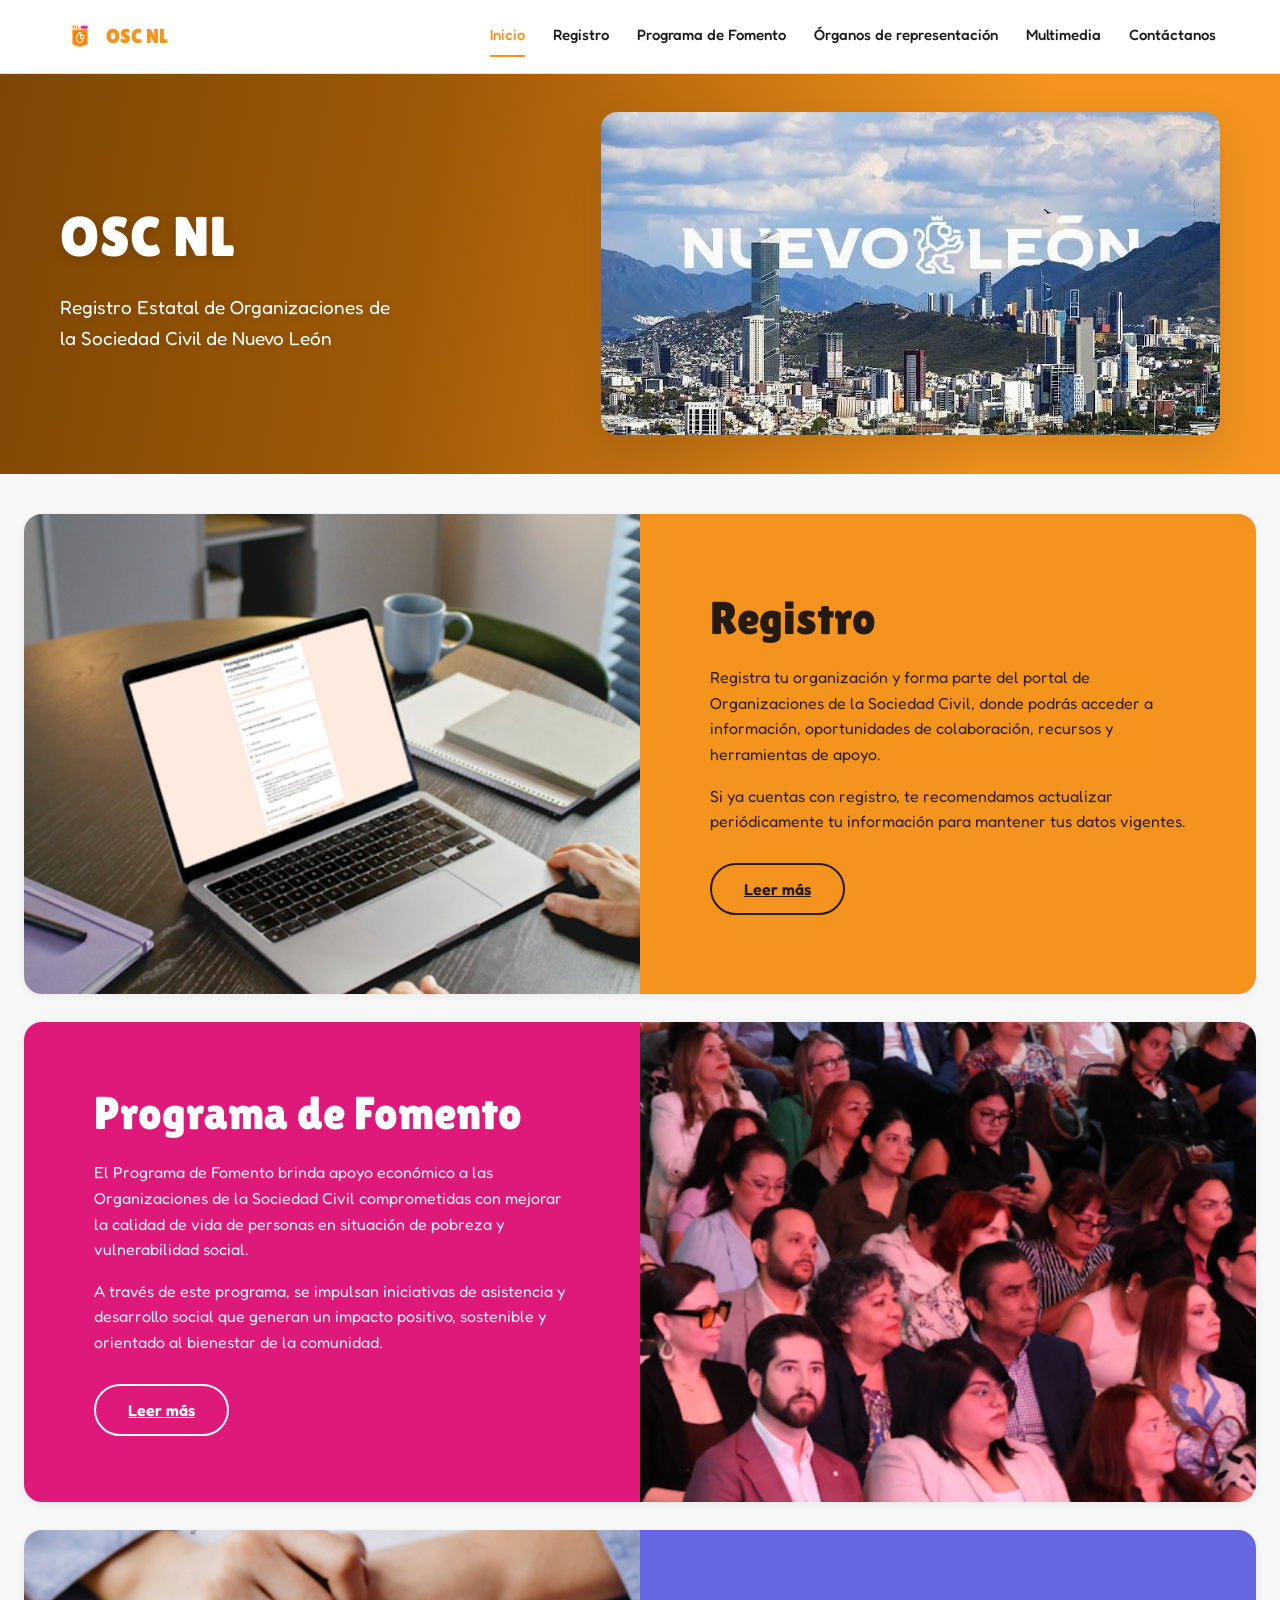
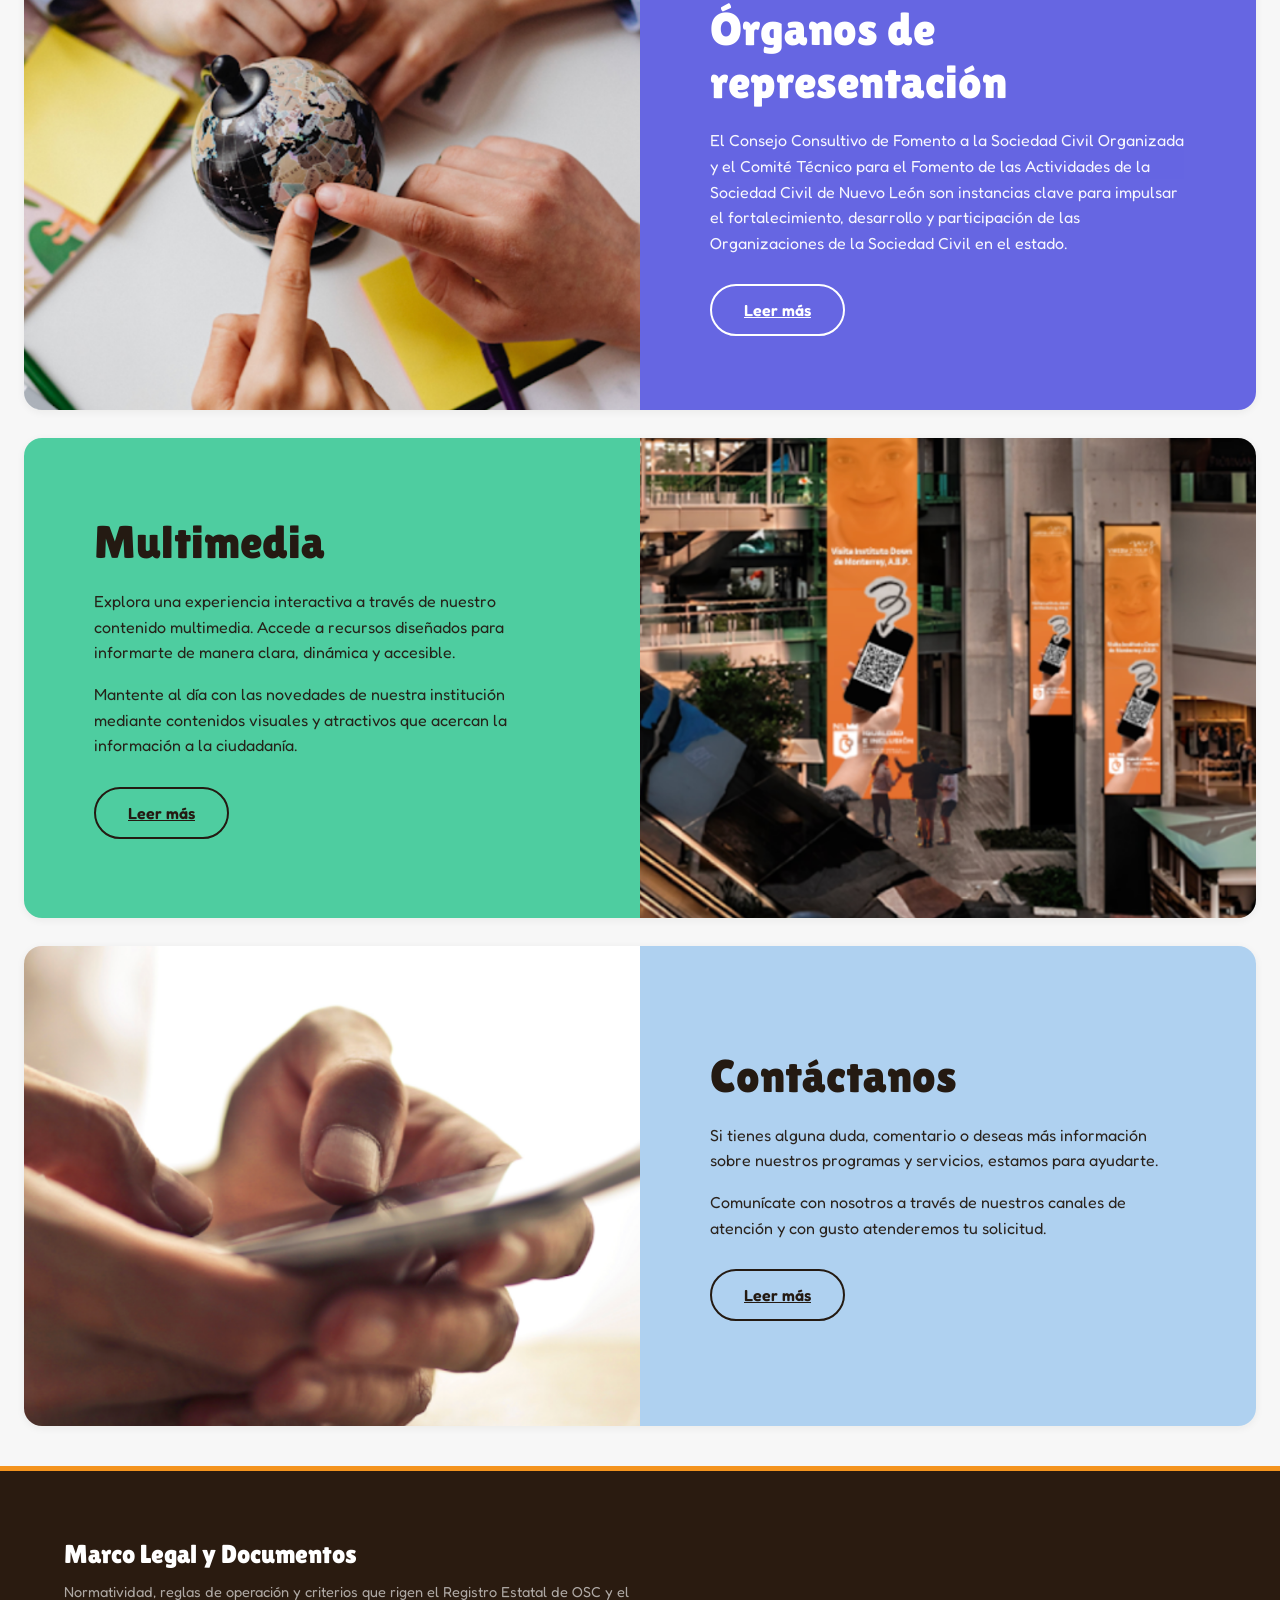
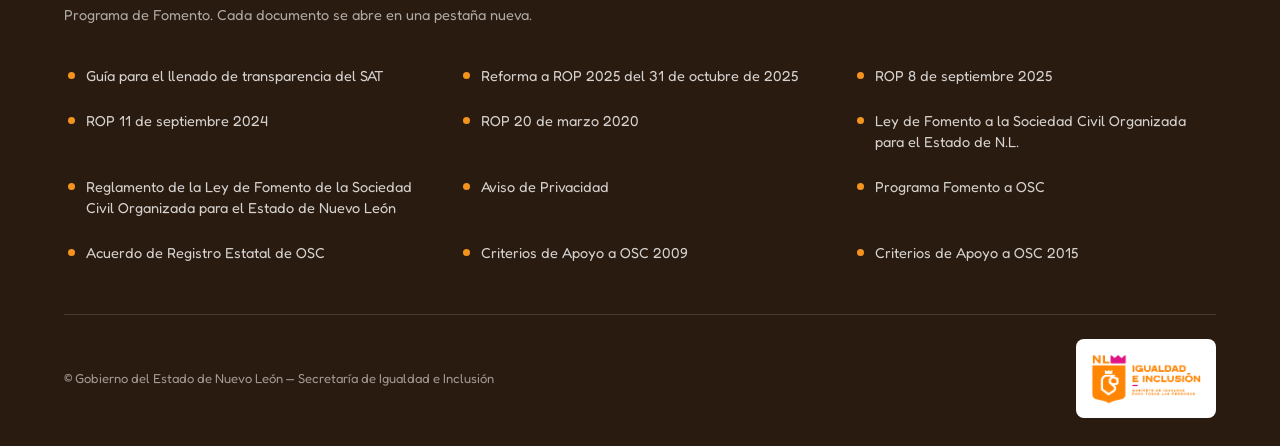
<file: index.html>
<!DOCTYPE html>
<html lang="es-419">
<head>
  <meta charset="UTF-8">
  <meta name="viewport" content="width=device-width, initial-scale=1.0">
  <title>OSC NL</title>
  <link rel="stylesheet" href="css/styles.css">
</head>
<body data-page-actual="inicio">

  <!-- HEADER / NAV -->
  <div id="header-placeholder"></div>

  <!-- HERO -->
  <section class="hero hero-with-photo">
    <div class="hero-content">
      <h1>OSC NL</h1>
      <p>Registro Estatal de Organizaciones de la Sociedad Civil de Nuevo León</p>
    </div>
    <div class="hero-photo">
      <img src="images/hero-nuevo-leon.jpeg" alt="Skyline de Nuevo León">
    </div>
  </section>

  <!-- BLOQUES DE SECCIÓN (imagen + color alternado) -->
  <section class="feature-blocks">

    <!-- Registro - naranja -->
    <div class="feature-row">
      <div class="feature-image feature-img-registro"></div>
      <div class="feature-content feature-naranja">
        <h2>Registro</h2>
        <p>Registra tu organización y forma parte del portal de Organizaciones de la Sociedad Civil, donde podrás acceder a información, oportunidades de colaboración, recursos y herramientas de apoyo.</p>
        <p>Si ya cuentas con registro, te recomendamos actualizar periódicamente tu información para mantener tus datos vigentes.</p>
        <a href="registro.html" class="btn-outline">Leer más</a>
      </div>
    </div>

    <!-- Programa de Fomento - rosa -->
    <div class="feature-row reverse">
      <div class="feature-image feature-img-fomento"></div>
      <div class="feature-content feature-rosa">
        <h2>Programa de Fomento</h2>
        <p>El Programa de Fomento brinda apoyo económico a las Organizaciones de la Sociedad Civil comprometidas con mejorar la calidad de vida de personas en situación de pobreza y vulnerabilidad social.</p>
        <p>A través de este programa, se impulsan iniciativas de asistencia y desarrollo social que generan un impacto positivo, sostenible y orientado al bienestar de la comunidad.</p>
        <a href="programa-de-fomento.html" class="btn-outline">Leer más</a>
      </div>
    </div>

    <!-- Órganos de representación - morado -->
    <div class="feature-row">
      <div class="feature-image feature-img-organos"></div>
      <div class="feature-content feature-morado">
        <h2>Órganos de representación</h2>
        <p>El Consejo Consultivo de Fomento a la Sociedad Civil Organizada y el Comité Técnico para el Fomento de las Actividades de la Sociedad Civil de Nuevo León son instancias clave para impulsar el fortalecimiento, desarrollo y participación de las Organizaciones de la Sociedad Civil en el estado.</p>
        <a href="organos-representacion.html" class="btn-outline">Leer más</a>
      </div>
    </div>

    <!-- Multimedia - verde -->
    <div class="feature-row reverse">
      <div class="feature-image feature-img-multimedia"></div>
      <div class="feature-content feature-verde">
        <h2>Multimedia</h2>
        <p>Explora una experiencia interactiva a través de nuestro contenido multimedia. Accede a recursos diseñados para informarte de manera clara, dinámica y accesible.</p>
        <p>Mantente al día con las novedades de nuestra institución mediante contenidos visuales y atractivos que acercan la información a la ciudadanía.</p>
        <a href="multimedia.html" class="btn-outline">Leer más</a>
      </div>
    </div>

    <!-- Contáctanos - azul claro -->
    <div class="feature-row">
      <div class="feature-image feature-img-contacto"></div>
      <div class="feature-content feature-azul-claro">
        <h2>Contáctanos</h2>
        <p>Si tienes alguna duda, comentario o deseas más información sobre nuestros programas y servicios, estamos para ayudarte.</p>
        <p>Comunícate con nosotros a través de nuestros canales de atención y con gusto atenderemos tu solicitud.</p>
        <a href="contactanos.html" class="btn-outline">Leer más</a>
      </div>
    </div>

  </section>

  <!-- FOOTER: DOCUMENTOS Y MARCO LEGAL -->
  <div id="footer-placeholder"></div>

  <script src="js/main.js"></script>
</body>
</html>
</file>
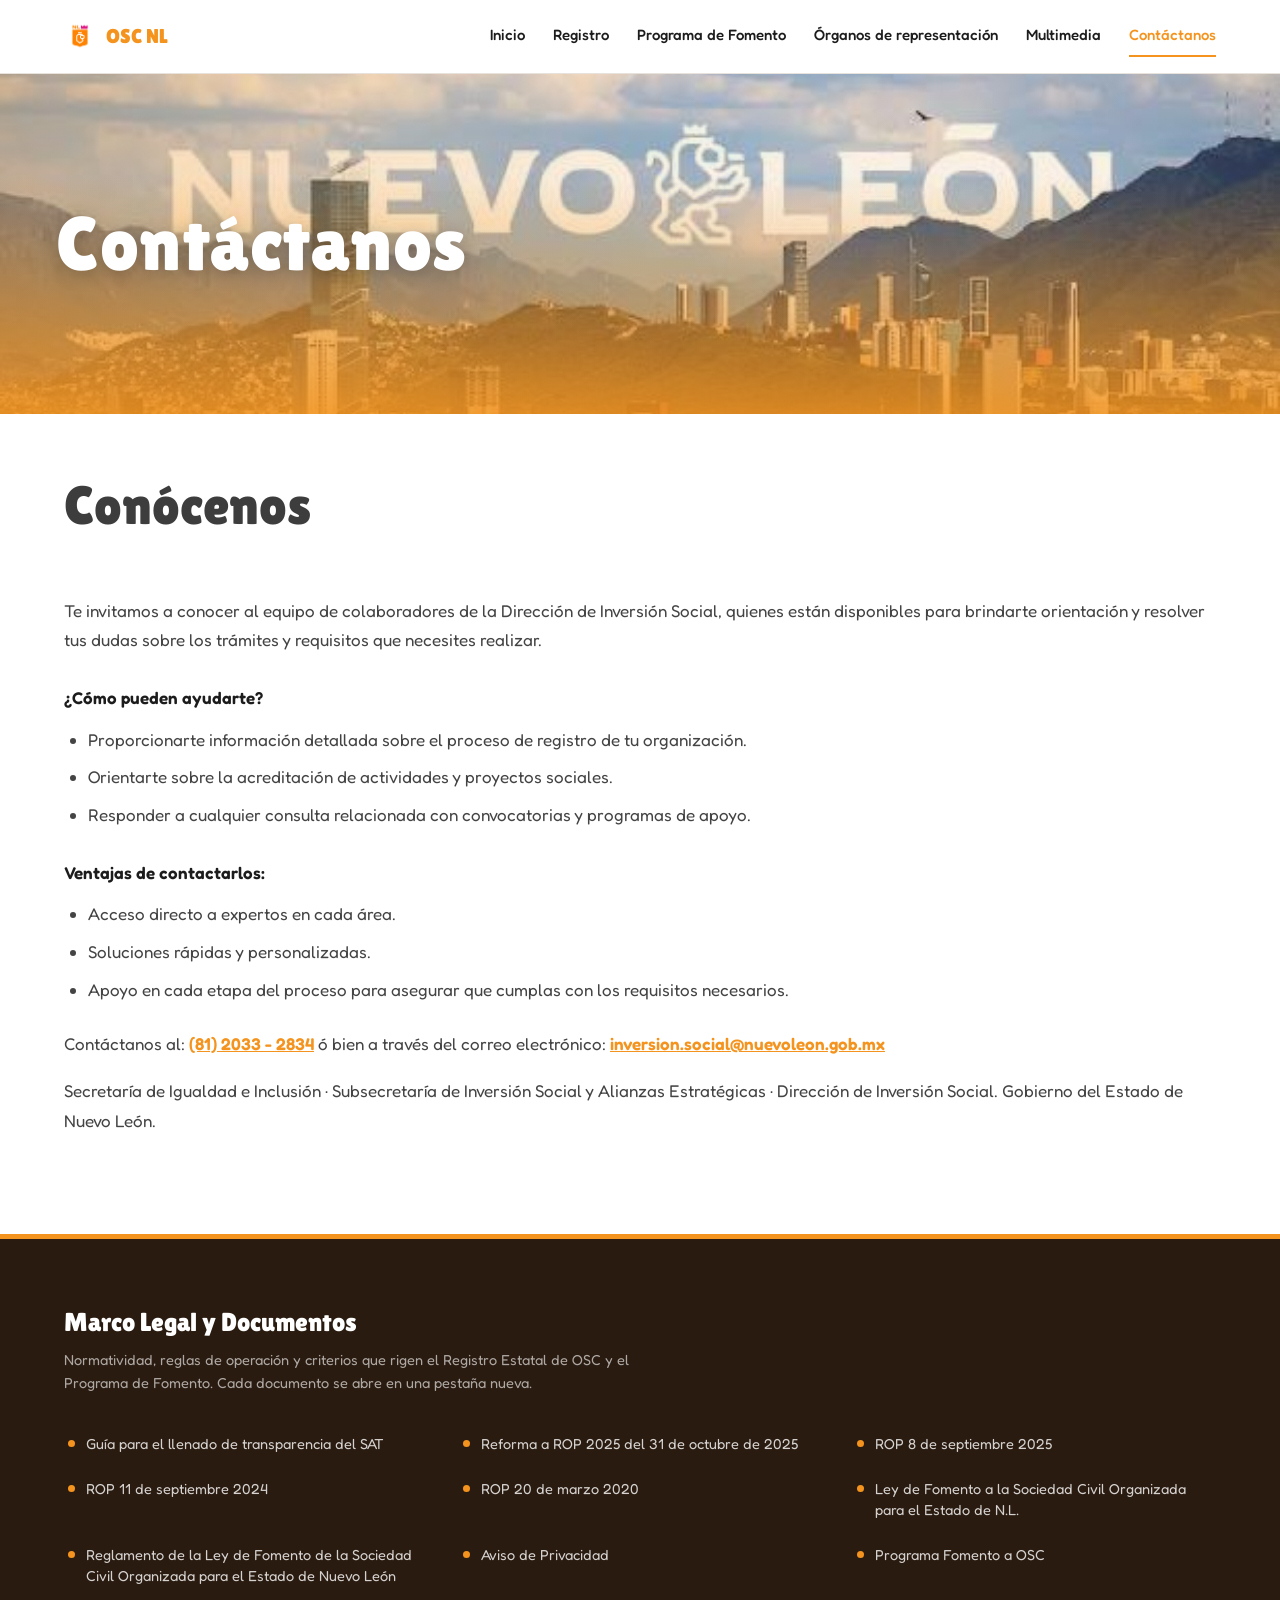
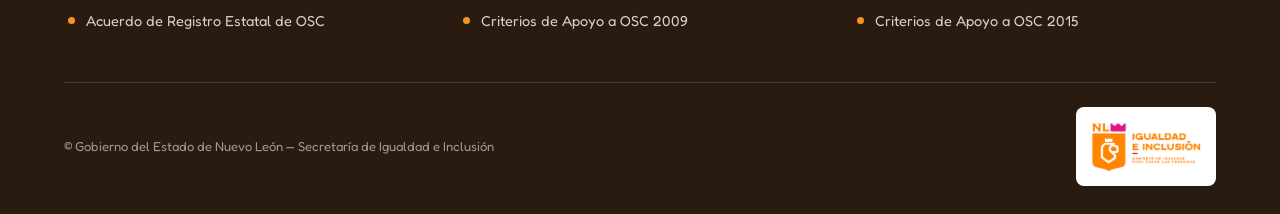
<file: contactanos.html>
<!DOCTYPE html>
<html lang="es-419">
<head>
  <meta charset="UTF-8">
  <meta name="viewport" content="width=device-width, initial-scale=1.0">
  <title>OSC NL - Contáctanos</title>
  <link rel="stylesheet" href="css/styles.css">
</head>
<body data-page-actual="contacto">

  <!-- HEADER / NAV -->
  <div id="header-placeholder"></div>

  <!-- HERO: foto panorámica con degradado naranja -->
  <section class="hero hero-banner hero-foto-contacto">
    <div class="hero-content">
      <h1>Contáctanos</h1>
    </div>
  </section>

  <!-- CONÓCENOS -->
  <section class="texto-block">
    <div class="container">
      <h2 class="intro-titulo intro-titulo-izquierda">Conócenos</h2>

      <div class="texto-contenido">
        <p>Te invitamos a conocer al equipo de colaboradores de la Dirección de Inversión Social, quienes están disponibles para brindarte orientación y resolver tus dudas sobre los trámites y requisitos que necesites realizar.</p>

        <h3>¿Cómo pueden ayudarte?</h3>
        <ul>
          <li>Proporcionarte información detallada sobre el proceso de registro de tu organización.</li>
          <li>Orientarte sobre la acreditación de actividades y proyectos sociales.</li>
          <li>Responder a cualquier consulta relacionada con convocatorias y programas de apoyo.</li>
        </ul>

        <h3>Ventajas de contactarlos:</h3>
        <ul>
          <li>Acceso directo a expertos en cada área.</li>
          <li>Soluciones rápidas y personalizadas.</li>
          <li>Apoyo en cada etapa del proceso para asegurar que cumplas con los requisitos necesarios.</li>
        </ul>

        <p>Contáctanos al: <strong><a href="tel:+528120332834">(81) 2033 - 2834</a></strong> ó bien a través del correo electrónico: <strong><a href="mailto:inversion.social@nuevoleon.gob.mx">inversion.social@nuevoleon.gob.mx</a></strong></p>

        <p>Secretaría de Igualdad e Inclusión · Subsecretaría de Inversión Social y Alianzas Estratégicas · Dirección de Inversión Social. Gobierno del Estado de Nuevo León.</p>
      </div>
    </div>
  </section>

  <!-- FOOTER: DOCUMENTOS Y MARCO LEGAL -->
  <div id="footer-placeholder"></div>

  <script src="js/main.js"></script>
</body>
</html>
</file>
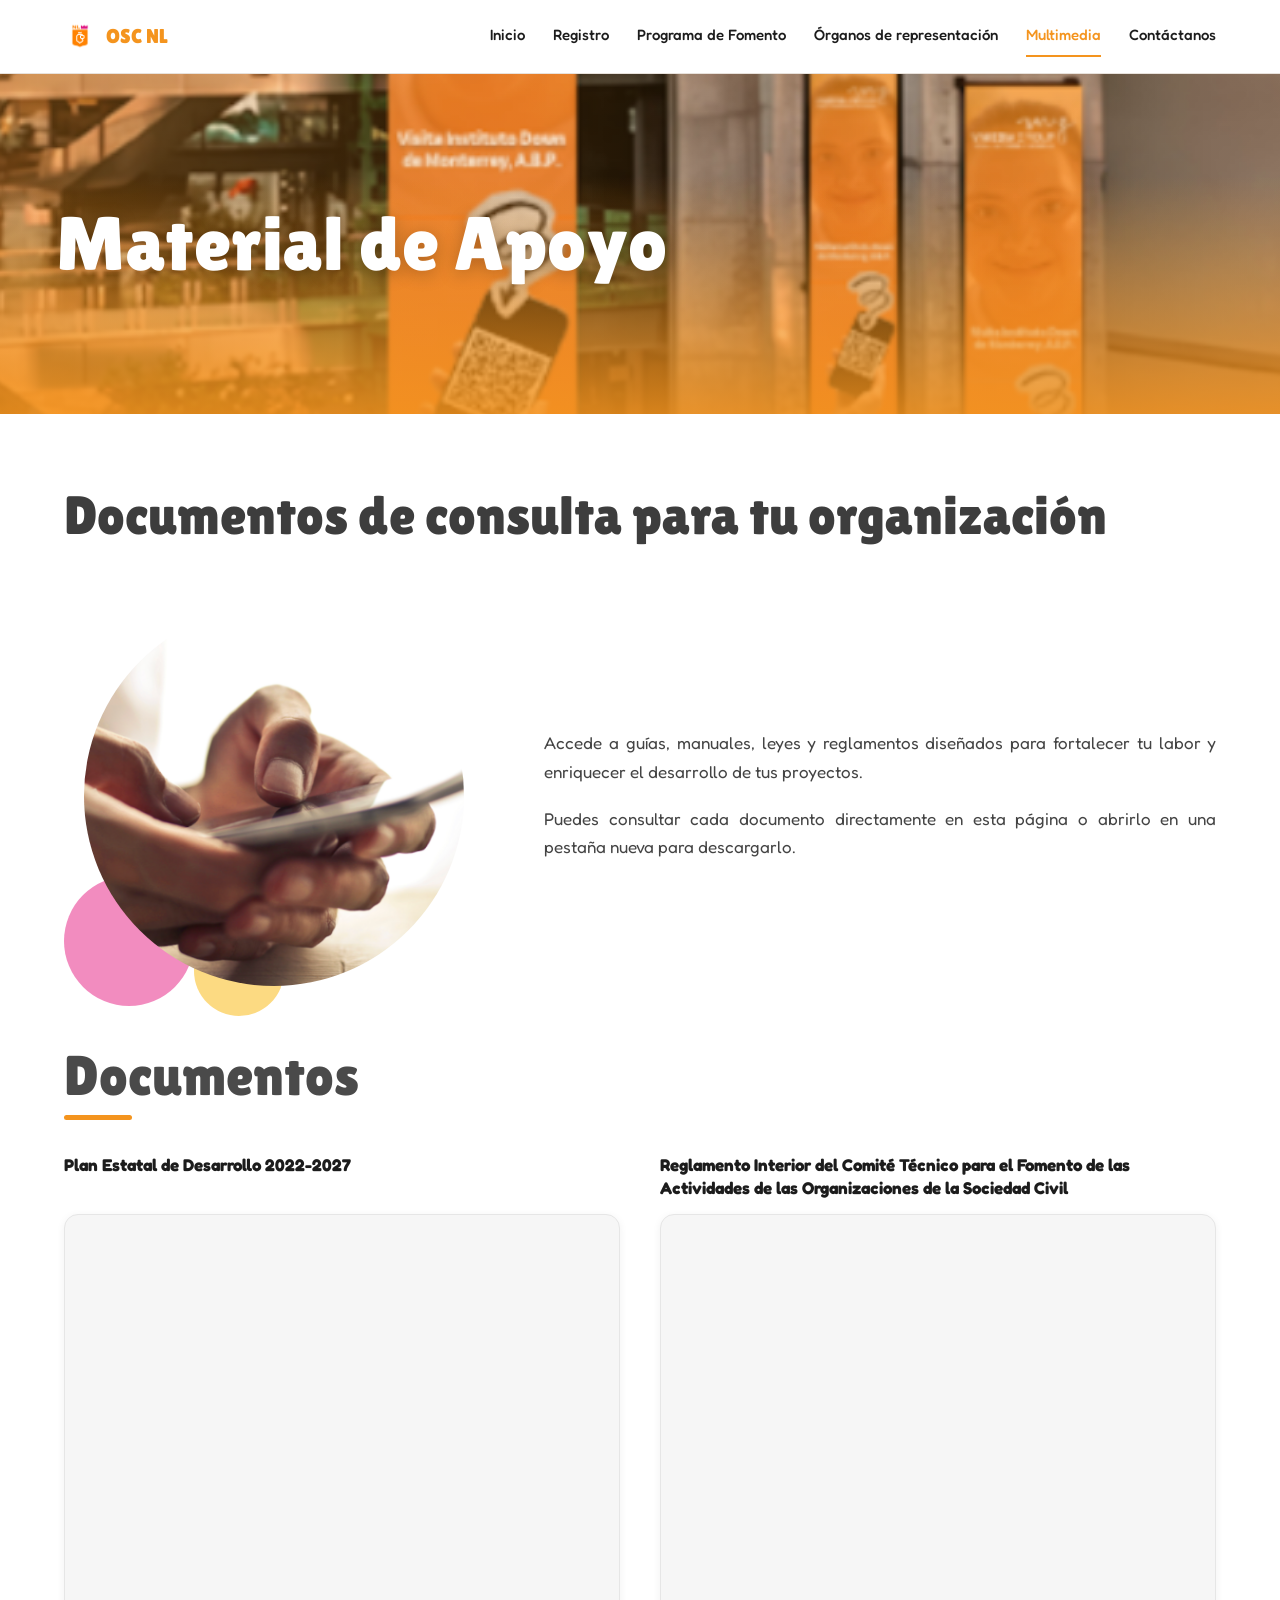
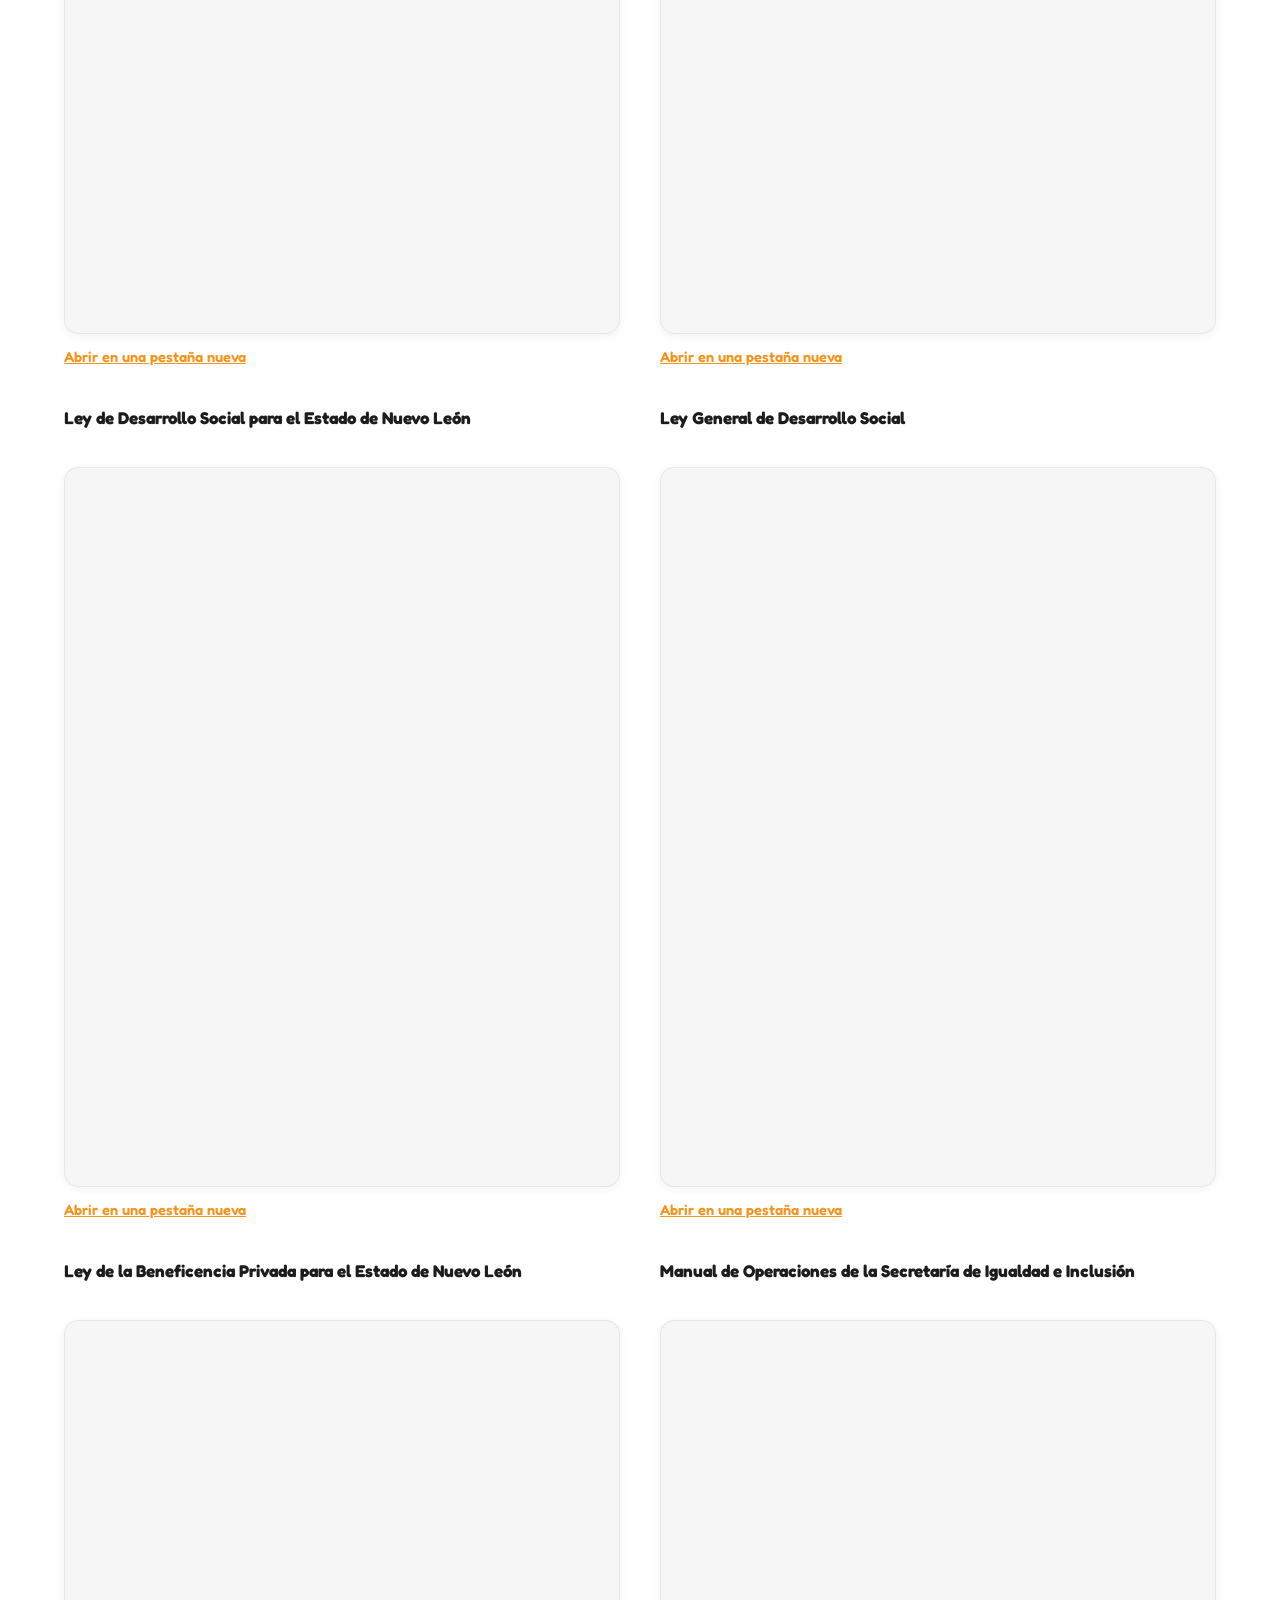
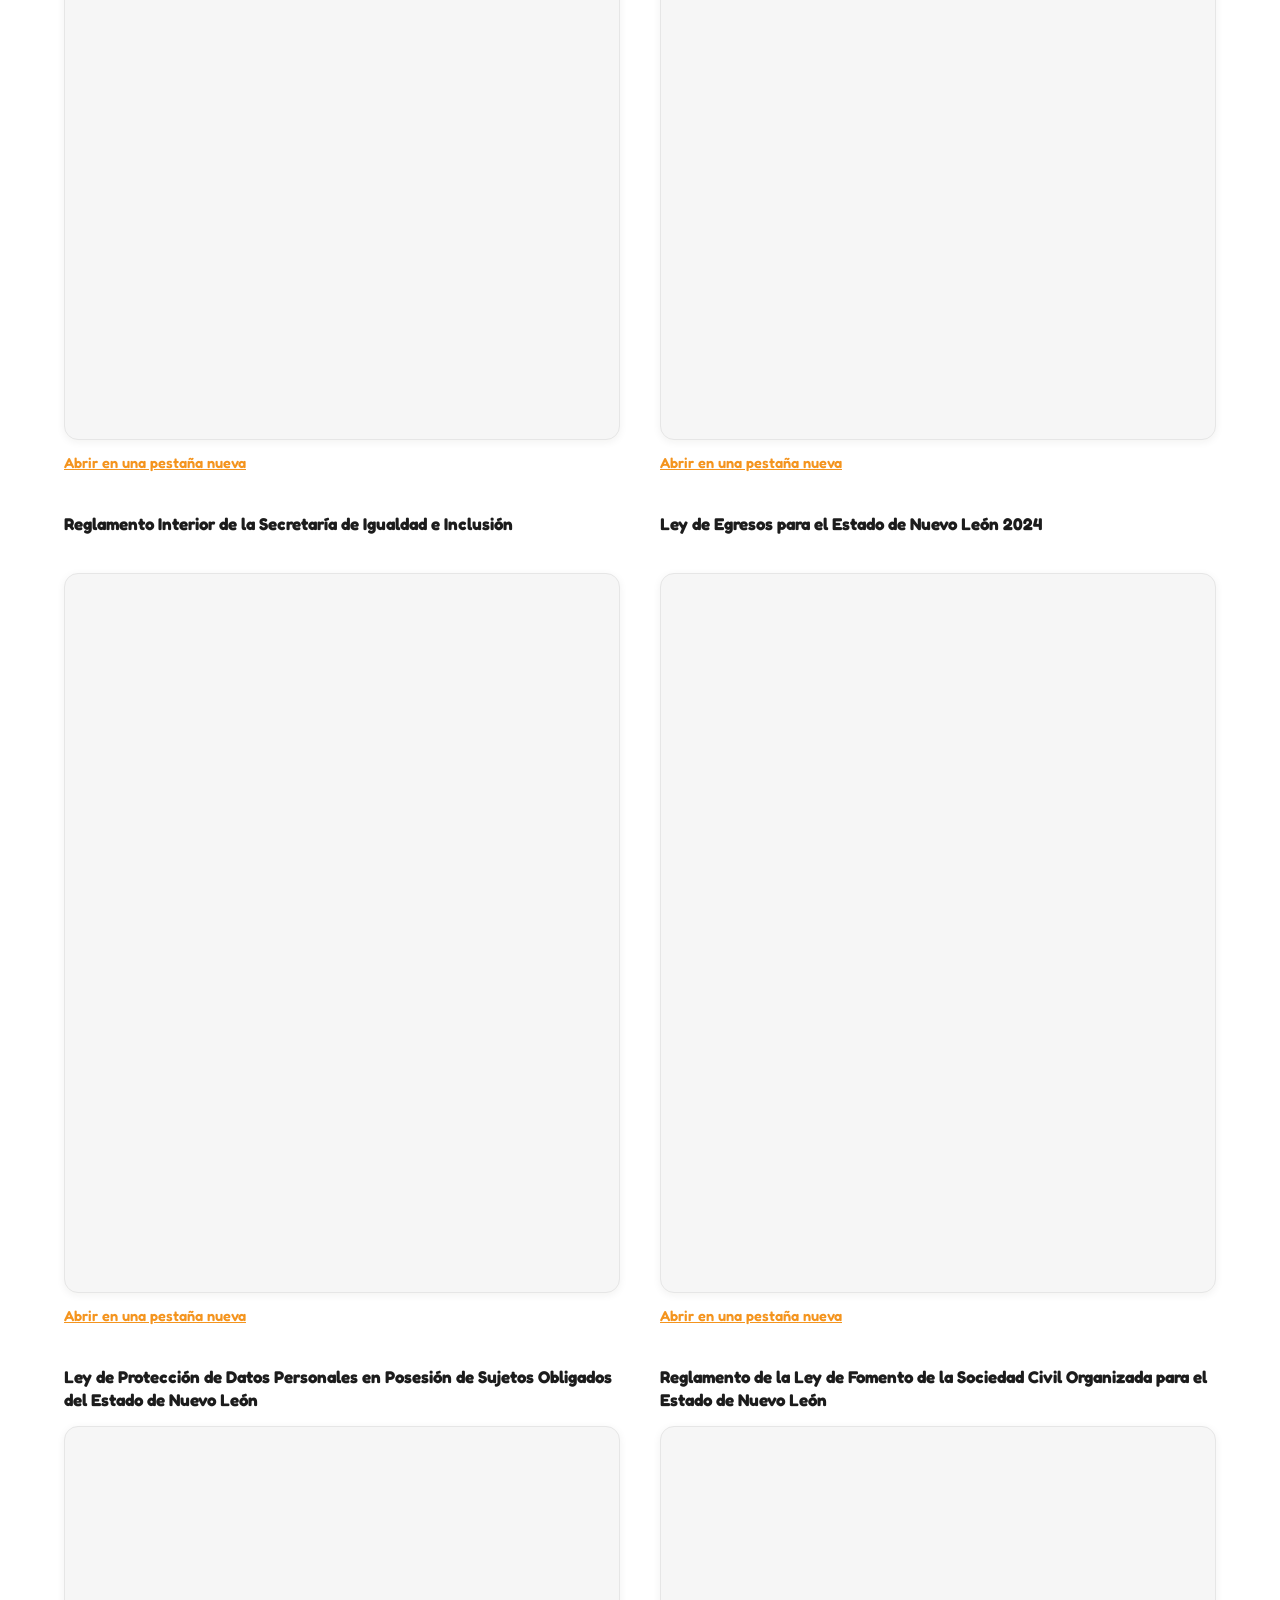
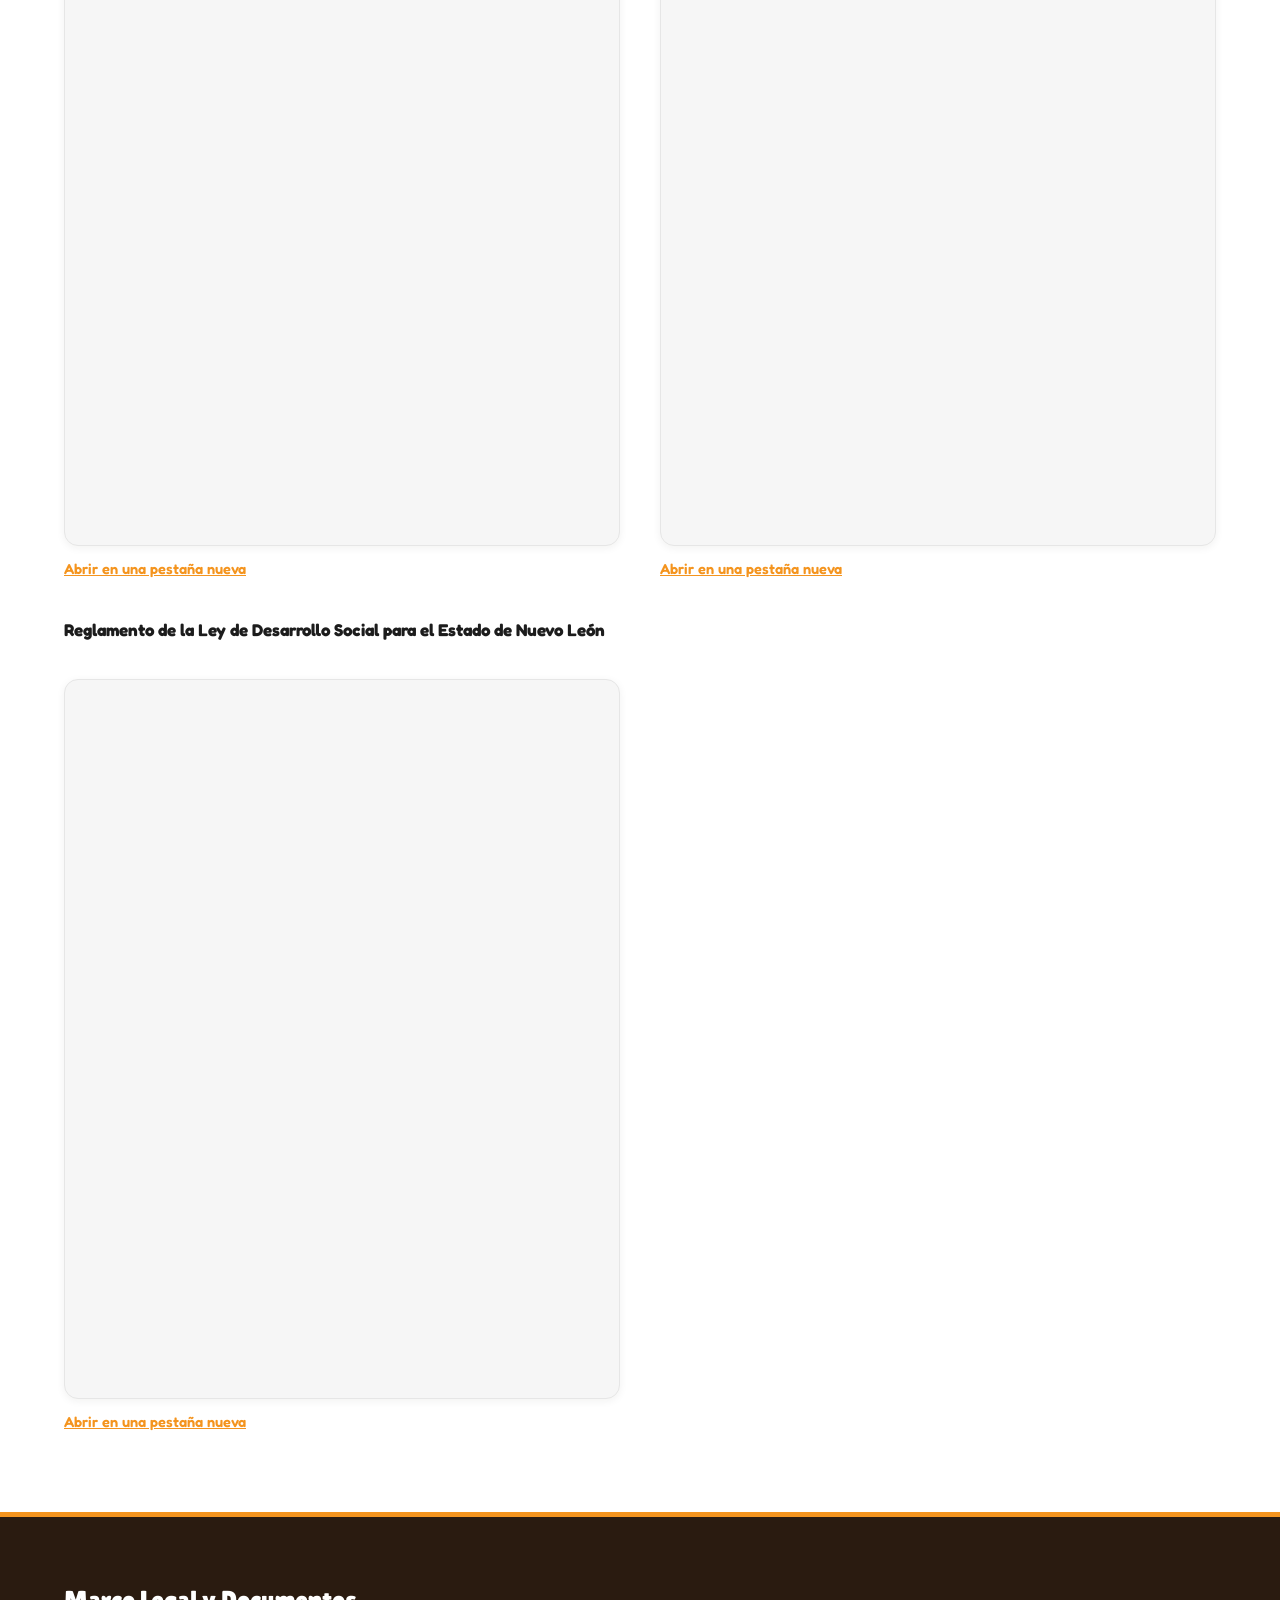
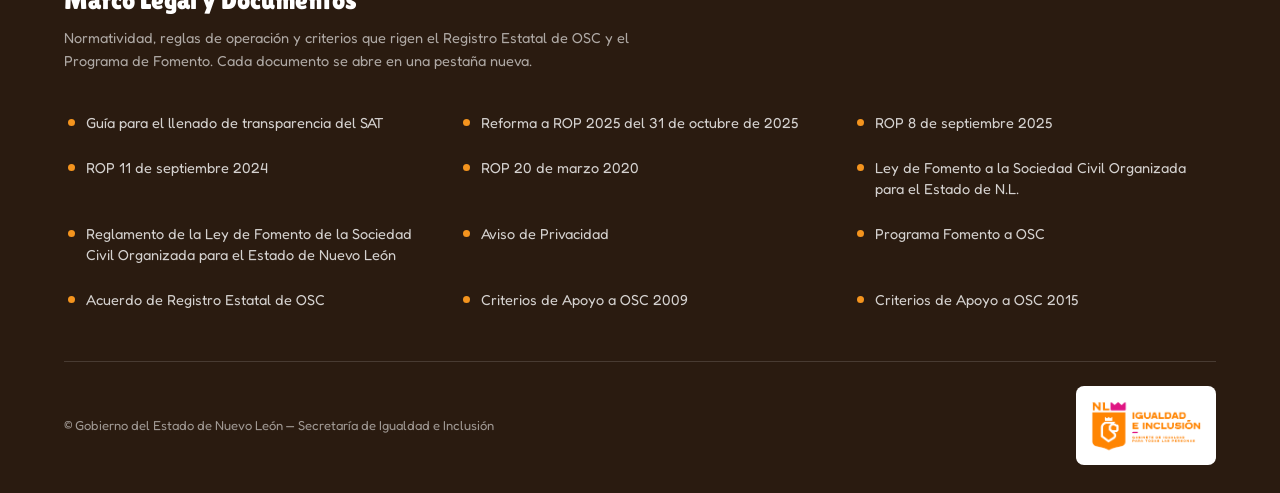
<file: multimedia-material-apoyo.html>
<!DOCTYPE html>
<html lang="es-419">
<head>
  <meta charset="UTF-8">
  <meta name="viewport" content="width=device-width, initial-scale=1.0">
  <title>OSC NL - Material de Apoyo</title>
  <meta name="description" content="Guías, leyes, reglamentos y manuales de apoyo para las Organizaciones de la Sociedad Civil de Nuevo León.">
  <link rel="stylesheet" href="css/styles.css">
</head>
<body data-page-actual="multimedia">

  <!-- HEADER / NAV -->
  <div id="header-placeholder"></div>

  <!-- HERO: foto panorámica con degradado naranja -->
  <section class="hero hero-banner hero-foto-multimedia">
    <div class="hero-content">
      <h1>Material de Apoyo</h1>
    </div>
  </section>

  <!-- INTRO -->
  <section class="intro-block">
    <div class="container">
      <h2 class="intro-titulo intro-titulo-izquierda">Documentos de consulta para tu organización</h2>

      <div class="intro-grid">
        <div class="intro-media">
          <span class="intro-dot intro-dot-rosa-grande"></span>
          <span class="intro-dot intro-dot-amarillo"></span>
          <img src="images/feature-contacto.png" alt="Material de apoyo para las Organizaciones de la Sociedad Civil" class="intro-photo">
        </div>

        <div class="intro-texto">
          <p>Accede a guías, manuales, leyes y reglamentos diseñados para fortalecer tu labor y enriquecer el desarrollo de tus proyectos.</p>
          <p>Puedes consultar cada documento directamente en esta página o abrirlo en una pestaña nueva para descargarlo.</p>
        </div>
      </div>
    </div>
  </section>

  <!-- DOCUMENTOS -->
  <section class="pdf-block">
    <div class="container">
      <h2 class="seccion-titulo">Documentos</h2>

      <div class="pdf-grid">
        <article class="pdf-card">
          <h3 class="pdf-card-titulo">Plan Estatal de Desarrollo 2022-2027</h3>
          <div class="pdf-embed">
            <iframe src="https://drive.google.com/file/d/1i8S9A-58kZsW1_2_uq6xY6uxYdVBR_Fq/preview"
                    title="Plan Estatal de Desarrollo 2022-2027" allowfullscreen loading="lazy"></iframe>
          </div>
          <a href="https://drive.google.com/file/d/1i8S9A-58kZsW1_2_uq6xY6uxYdVBR_Fq/view" target="_blank" rel="noopener" class="pdf-card-link">Abrir en una pestaña nueva</a>
        </article>

        <article class="pdf-card">
          <h3 class="pdf-card-titulo">Reglamento Interior del Comité Técnico para el Fomento de las Actividades de las Organizaciones de la Sociedad Civil</h3>
          <div class="pdf-embed">
            <iframe src="https://drive.google.com/file/d/1hGiMlC2RdNISb0_iB6CZ5sqTVbG3SL_P/preview"
                    title="Reglamento Interior del Comité Técnico para el Fomento de las Actividades de las Organizaciones de la Sociedad Civil" allowfullscreen loading="lazy"></iframe>
          </div>
          <a href="https://drive.google.com/file/d/1hGiMlC2RdNISb0_iB6CZ5sqTVbG3SL_P/view" target="_blank" rel="noopener" class="pdf-card-link">Abrir en una pestaña nueva</a>
        </article>

        <article class="pdf-card">
          <h3 class="pdf-card-titulo">Ley de Desarrollo Social para el Estado de Nuevo León</h3>
          <div class="pdf-embed">
            <iframe src="https://drive.google.com/file/d/1nRYHSE3HjFAzJVpKGUNA2_3-75CR4ZNf/preview"
                    title="Ley de Desarrollo Social para el Estado de Nuevo León" allowfullscreen loading="lazy"></iframe>
          </div>
          <a href="https://drive.google.com/file/d/1nRYHSE3HjFAzJVpKGUNA2_3-75CR4ZNf/view" target="_blank" rel="noopener" class="pdf-card-link">Abrir en una pestaña nueva</a>
        </article>

        <article class="pdf-card">
          <h3 class="pdf-card-titulo">Ley General de Desarrollo Social</h3>
          <div class="pdf-embed">
            <iframe src="https://drive.google.com/file/d/10uCAd_l0bzh_SxwrKEQXyPbxzQuS4hjn/preview"
                    title="Ley General de Desarrollo Social" allowfullscreen loading="lazy"></iframe>
          </div>
          <a href="https://drive.google.com/file/d/10uCAd_l0bzh_SxwrKEQXyPbxzQuS4hjn/view" target="_blank" rel="noopener" class="pdf-card-link">Abrir en una pestaña nueva</a>
        </article>

        <article class="pdf-card">
          <h3 class="pdf-card-titulo">Ley de la Beneficencia Privada para el Estado de Nuevo León</h3>
          <div class="pdf-embed">
            <iframe src="https://drive.google.com/file/d/1cFMXb_PBfSCHI4pcOo5Y5-Yze7gPQ-e2/preview"
                    title="Ley de la Beneficencia Privada para el Estado de Nuevo León" allowfullscreen loading="lazy"></iframe>
          </div>
          <a href="https://drive.google.com/file/d/1cFMXb_PBfSCHI4pcOo5Y5-Yze7gPQ-e2/view" target="_blank" rel="noopener" class="pdf-card-link">Abrir en una pestaña nueva</a>
        </article>

        <article class="pdf-card">
          <h3 class="pdf-card-titulo">Manual de Operaciones de la Secretaría de Igualdad e Inclusión</h3>
          <div class="pdf-embed">
            <iframe src="https://drive.google.com/file/d/1-s6IUhjjuzTFOVMRSUUkh35mV7_cST-u/preview"
                    title="Manual de Operaciones de la Secretaría de Igualdad e Inclusión" allowfullscreen loading="lazy"></iframe>
          </div>
          <a href="https://drive.google.com/file/d/1-s6IUhjjuzTFOVMRSUUkh35mV7_cST-u/view" target="_blank" rel="noopener" class="pdf-card-link">Abrir en una pestaña nueva</a>
        </article>

        <article class="pdf-card">
          <h3 class="pdf-card-titulo">Reglamento Interior de la Secretaría de Igualdad e Inclusión</h3>
          <div class="pdf-embed">
            <iframe src="https://drive.google.com/file/d/1IeoZDdGWCMfVrBWkzXxWQG4PBtOEi_-9/preview"
                    title="Reglamento Interior de la Secretaría de Igualdad e Inclusión" allowfullscreen loading="lazy"></iframe>
          </div>
          <a href="https://drive.google.com/file/d/1IeoZDdGWCMfVrBWkzXxWQG4PBtOEi_-9/view" target="_blank" rel="noopener" class="pdf-card-link">Abrir en una pestaña nueva</a>
        </article>

        <article class="pdf-card">
          <h3 class="pdf-card-titulo">Ley de Egresos para el Estado de Nuevo León 2024</h3>
          <div class="pdf-embed">
            <iframe src="https://drive.google.com/file/d/1DnL8wvYJwzNuq0FZE0Ep83gJ9UlHQbQt/preview"
                    title="Ley de Egresos para el Estado de Nuevo León 2024" allowfullscreen loading="lazy"></iframe>
          </div>
          <a href="https://drive.google.com/file/d/1DnL8wvYJwzNuq0FZE0Ep83gJ9UlHQbQt/view" target="_blank" rel="noopener" class="pdf-card-link">Abrir en una pestaña nueva</a>
        </article>

        <article class="pdf-card">
          <h3 class="pdf-card-titulo">Ley de Protección de Datos Personales en Posesión de Sujetos Obligados del Estado de Nuevo León</h3>
          <div class="pdf-embed">
            <iframe src="https://drive.google.com/file/d/1VyjPJlYYc8TYLzfFSFHAKqONNLZpEHK0/preview"
                    title="Ley de Protección de Datos Personales en Posesión de Sujetos Obligados del Estado de Nuevo León" allowfullscreen loading="lazy"></iframe>
          </div>
          <a href="https://drive.google.com/file/d/1VyjPJlYYc8TYLzfFSFHAKqONNLZpEHK0/view" target="_blank" rel="noopener" class="pdf-card-link">Abrir en una pestaña nueva</a>
        </article>

        <article class="pdf-card">
          <h3 class="pdf-card-titulo">Reglamento de la Ley de Fomento de la Sociedad Civil Organizada para el Estado de Nuevo León</h3>
          <div class="pdf-embed">
            <iframe src="https://drive.google.com/file/d/1_piBtl_BO-x53ghq6Zx3kHtVF-laOxgg/preview"
                    title="Reglamento de la Ley de Fomento de la Sociedad Civil Organizada para el Estado de Nuevo León" allowfullscreen loading="lazy"></iframe>
          </div>
          <a href="https://drive.google.com/file/d/1_piBtl_BO-x53ghq6Zx3kHtVF-laOxgg/view" target="_blank" rel="noopener" class="pdf-card-link">Abrir en una pestaña nueva</a>
        </article>

        <article class="pdf-card">
          <h3 class="pdf-card-titulo">Reglamento de la Ley de Desarrollo Social para el Estado de Nuevo León</h3>
          <div class="pdf-embed">
            <iframe src="https://drive.google.com/file/d/1C8bO3X5sh1aielnoEZiuy41XqoiVtu5S/preview"
                    title="Reglamento de la Ley de Desarrollo Social para el Estado de Nuevo León" allowfullscreen loading="lazy"></iframe>
          </div>
          <a href="https://drive.google.com/file/d/1C8bO3X5sh1aielnoEZiuy41XqoiVtu5S/view" target="_blank" rel="noopener" class="pdf-card-link">Abrir en una pestaña nueva</a>
        </article>
      </div>
    </div>
  </section>

  <!-- FOOTER: DOCUMENTOS Y MARCO LEGAL -->
  <div id="footer-placeholder"></div>

  <script src="js/main.js"></script>
</body>
</html>
</file>
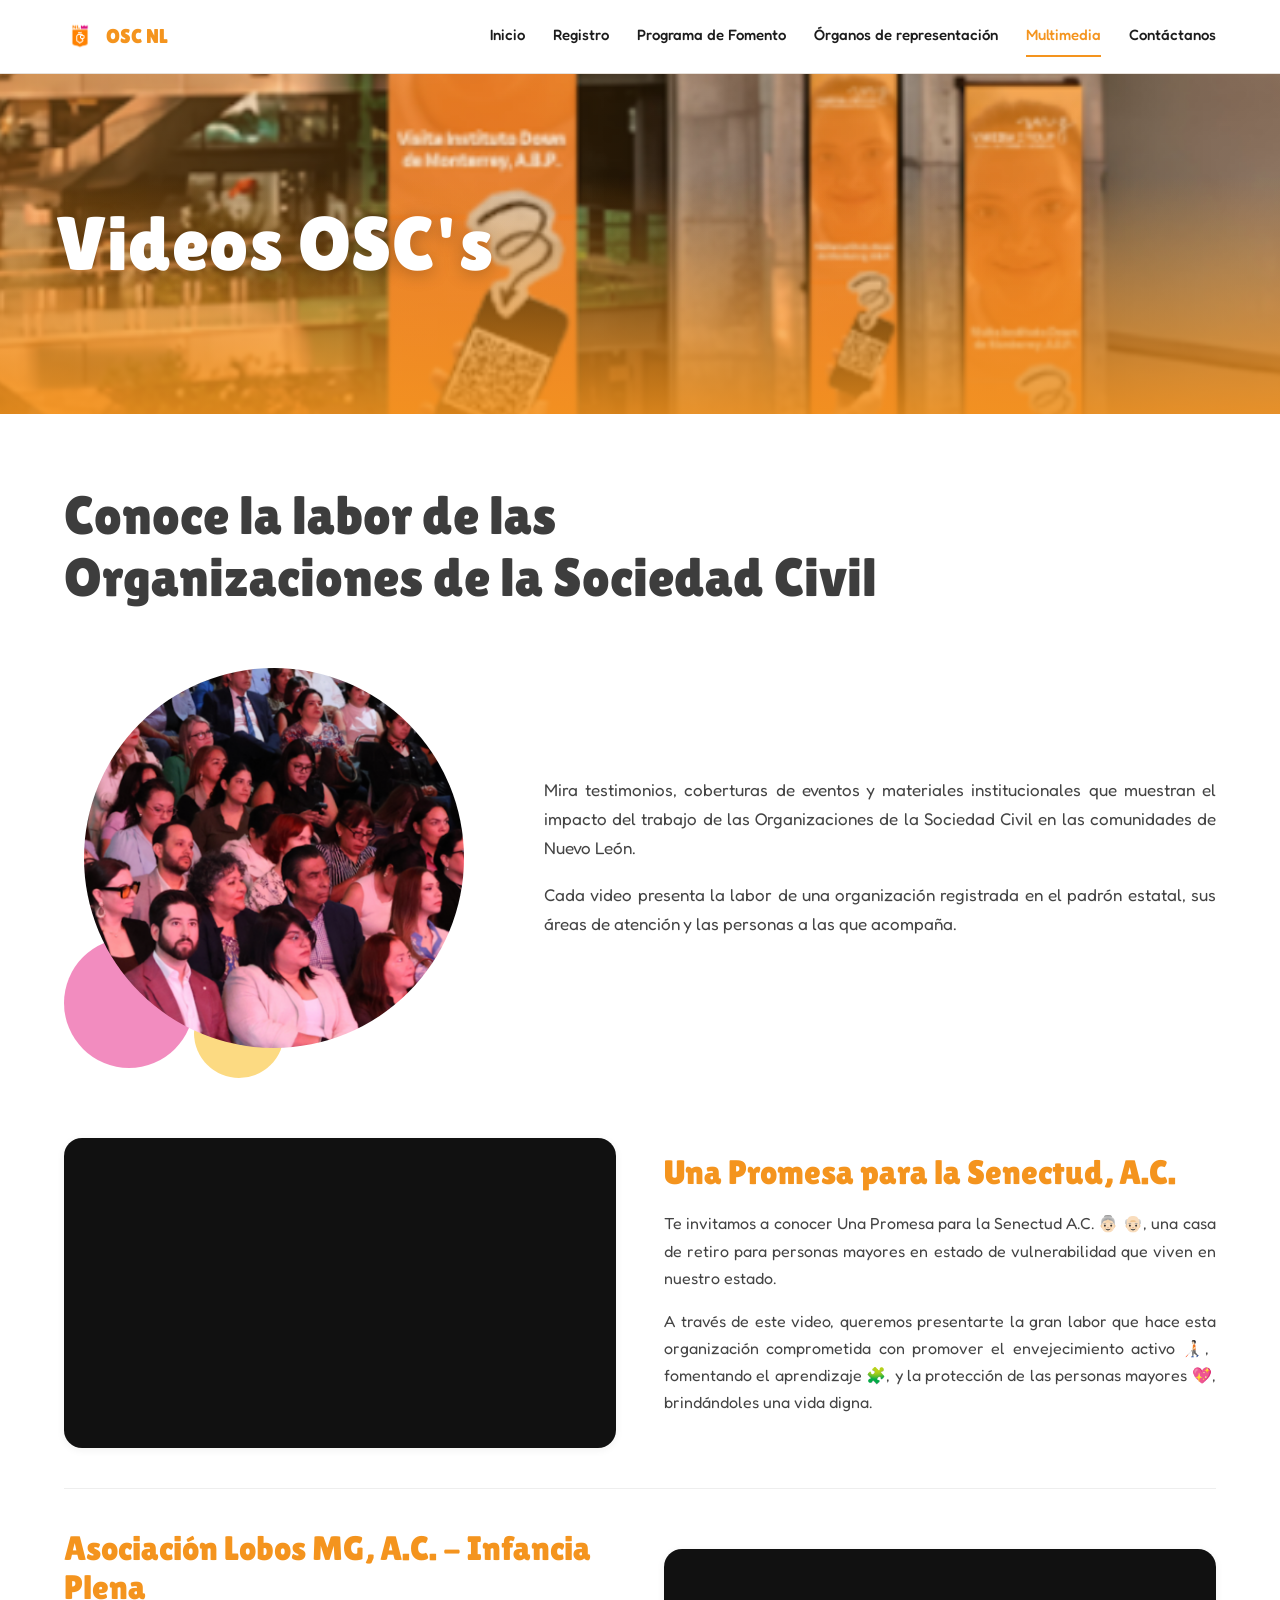
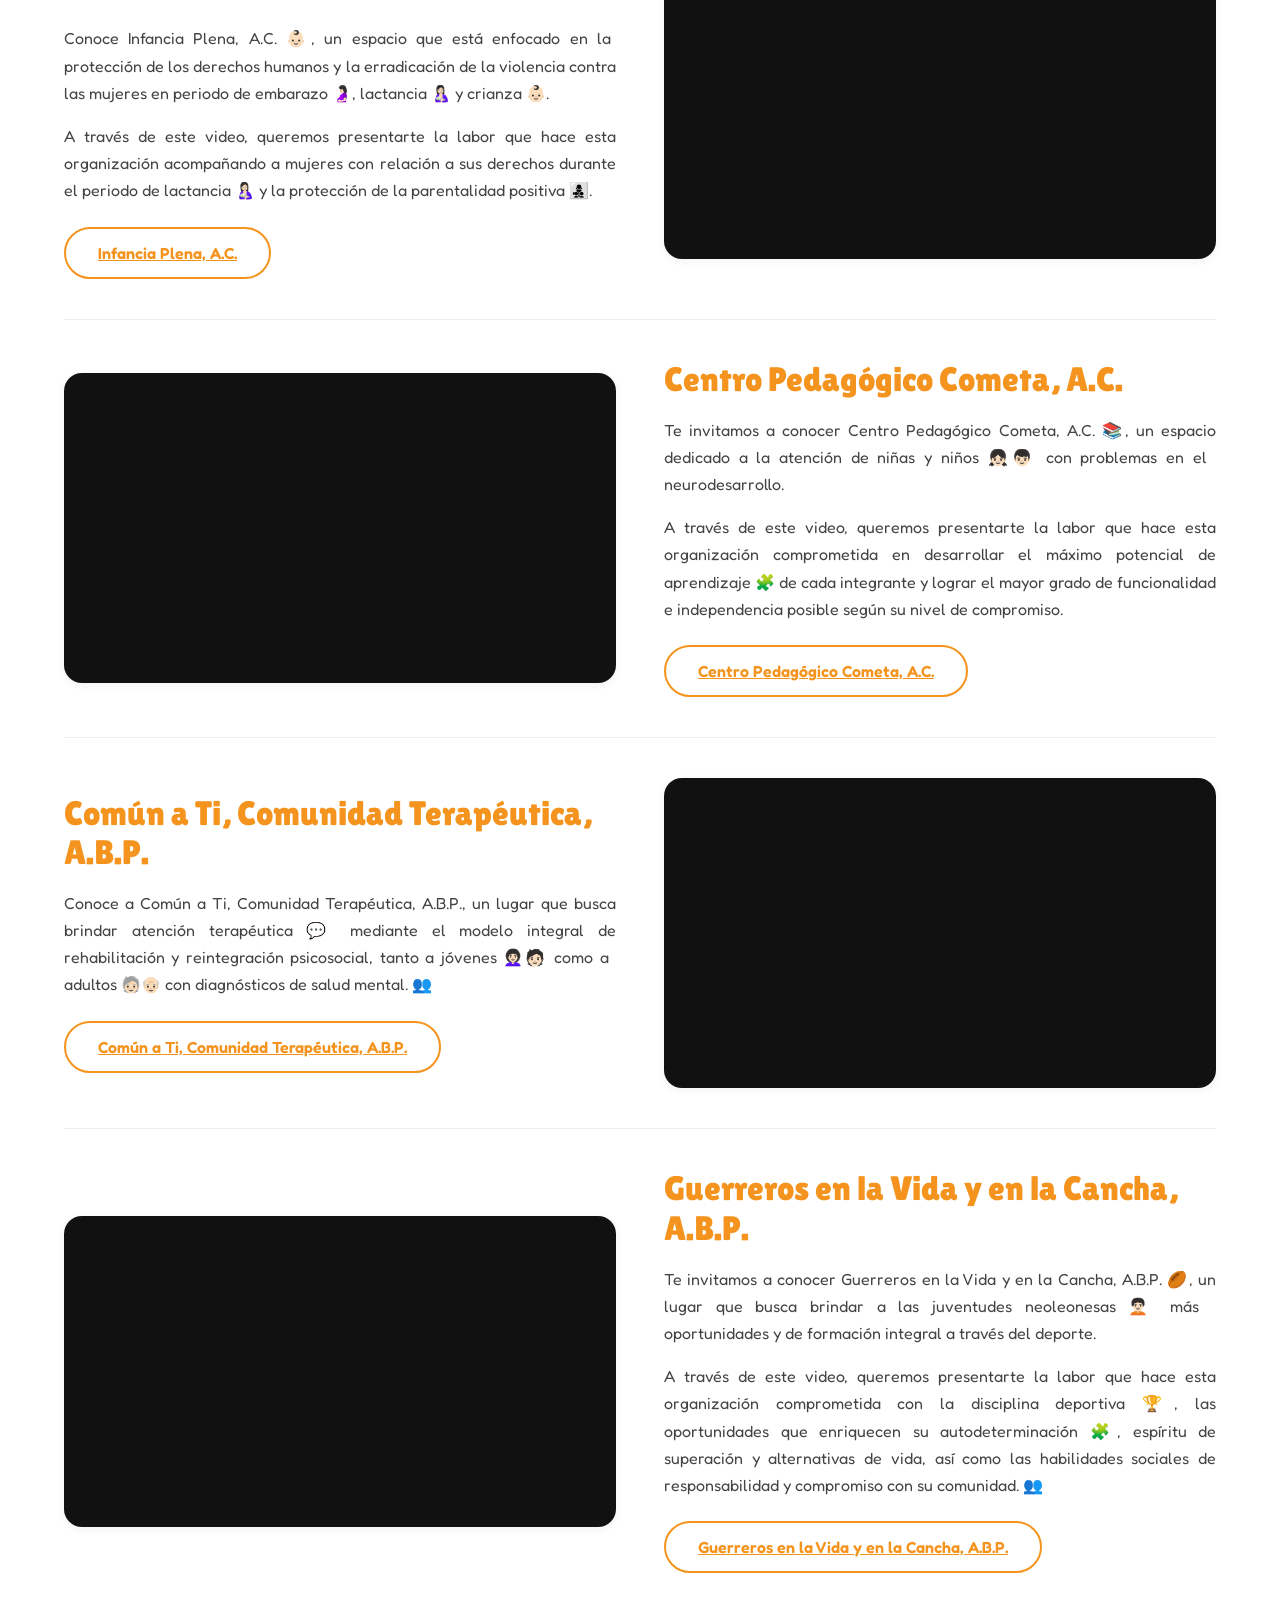
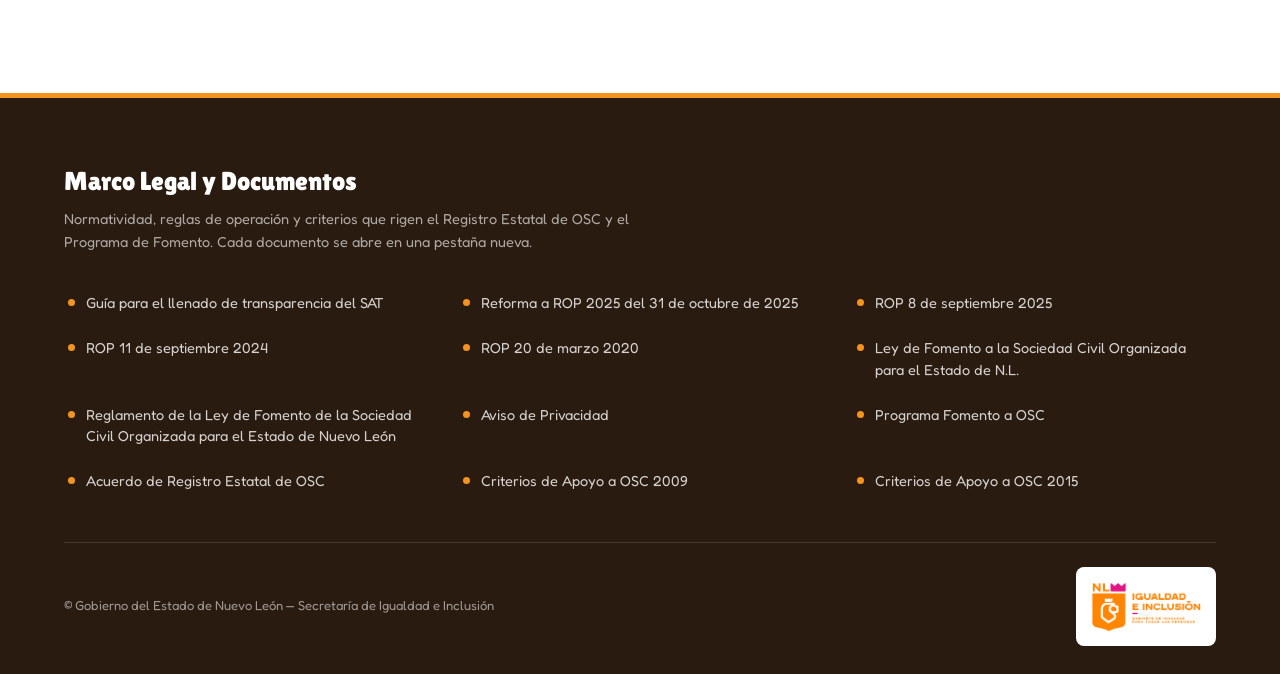
<file: multimedia-videos.html>
<!DOCTYPE html>
<html lang="es-419">
<head>
  <meta charset="UTF-8">
  <meta name="viewport" content="width=device-width, initial-scale=1.0">
  <title>OSC NL - Videos OSC's</title>
  <meta name="description" content="Conoce en video la labor de las Organizaciones de la Sociedad Civil de Nuevo León.">
  <link rel="stylesheet" href="css/styles.css">
</head>
<body data-page-actual="multimedia">

  <!-- HEADER / NAV -->
  <div id="header-placeholder"></div>

  <!-- HERO: foto panorámica con degradado naranja -->
  <section class="hero hero-banner hero-foto-multimedia">
    <div class="hero-content">
      <h1>Videos OSC's</h1>
    </div>
  </section>

  <!-- INTRO -->
  <section class="intro-block">
    <div class="container">
      <h2 class="intro-titulo intro-titulo-izquierda">Conoce la labor de las Organizaciones de la Sociedad Civil</h2>

      <div class="intro-grid">
        <div class="intro-media">
          <span class="intro-dot intro-dot-rosa-grande"></span>
          <span class="intro-dot intro-dot-amarillo"></span>
          <img src="images/feature-fomento.png" alt="Organizaciones de la Sociedad Civil de Nuevo León" class="intro-photo">
        </div>

        <div class="intro-texto">
          <p>Mira testimonios, coberturas de eventos y materiales institucionales que muestran el impacto del trabajo de las Organizaciones de la Sociedad Civil en las comunidades de Nuevo León.</p>
          <p>Cada video presenta la labor de una organización registrada en el padrón estatal, sus áreas de atención y las personas a las que acompaña.</p>
        </div>
      </div>
    </div>
  </section>

  <!-- VIDEOS -->
  <section class="videos-block">
    <div class="container">

      <article class="video-row">
        <div class="video-embed">
          <iframe src="https://drive.google.com/file/d/18yxHuTDAQUcUvHwJyKFucta08ZZDPw3n/preview"
                  title="Video de Una Promesa para la Senectud, A.C."
                  allow="autoplay" allowfullscreen loading="lazy"></iframe>
        </div>
        <div class="video-texto">
          <h3>Una Promesa para la Senectud, A.C.</h3>
          <p>Te invitamos a conocer Una Promesa para la Senectud A.C. 👵🏻 👴🏻, una casa de retiro para personas mayores en estado de vulnerabilidad que viven en nuestro estado.</p>
          <p>A través de este video, queremos presentarte la gran labor que hace esta organización comprometida con promover el envejecimiento activo 🧑🏻‍🦯, fomentando el aprendizaje 🧩, y la protección de las personas mayores 💖, brindándoles una vida digna.</p>
        </div>
      </article>

      <article class="video-row reverse">
        <div class="video-embed">
          <iframe src="https://drive.google.com/file/d/1-fFrHcX_pidS7PWlhs7mgc6vhht4KDV1/preview"
                  title="Video de Asociación Lobos MG, A.C. - Infancia Plena"
                  allow="autoplay" allowfullscreen loading="lazy"></iframe>
        </div>
        <div class="video-texto">
          <h3>Asociación Lobos MG, A.C. - Infancia Plena</h3>
          <p>Conoce Infancia Plena, A.C. 👶🏻, un espacio que está enfocado en la protección de los derechos humanos y la erradicación de la violencia contra las mujeres en periodo de embarazo 🤰🏻, lactancia 🤱🏻 y crianza 👶🏻.</p>
          <p>A través de este video, queremos presentarte la labor que hace esta organización acompañando a mujeres con relación a sus derechos durante el periodo de lactancia 🤱🏻 y la protección de la parentalidad positiva 👩‍👧‍👦.</p>
          <a href="https://www.facebook.com/infanciaplena1" target="_blank" rel="noopener" class="btn-outline btn-outline-naranja">Infancia Plena, A.C.</a>
        </div>
      </article>

      <article class="video-row">
        <div class="video-embed">
          <iframe src="https://drive.google.com/file/d/1Ha_4Tgf-vHv5sq6f9P0aauuhHMZLa9v2/preview"
                  title="Video de Centro Pedagógico Cometa, A.C."
                  allow="autoplay" allowfullscreen loading="lazy"></iframe>
        </div>
        <div class="video-texto">
          <h3>Centro Pedagógico Cometa, A.C.</h3>
          <p>Te invitamos a conocer Centro Pedagógico Cometa, A.C. 📚, un espacio dedicado a la atención de niñas y niños 👧🏻👦🏻 con problemas en el neurodesarrollo.</p>
          <p>A través de este video, queremos presentarte la labor que hace esta organización comprometida en desarrollar el máximo potencial de aprendizaje 🧩 de cada integrante y lograr el mayor grado de funcionalidad e independencia posible según su nivel de compromiso.</p>
          <a href="https://www.facebook.com/mtycometa/" target="_blank" rel="noopener" class="btn-outline btn-outline-naranja">Centro Pedagógico Cometa, A.C.</a>
        </div>
      </article>

      <article class="video-row reverse">
        <div class="video-embed">
          <iframe src="https://drive.google.com/file/d/1sjJkkRAbwyv_PA31pCuXtno772bSD9mE/preview"
                  title="Video de Común a Ti, Comunidad Terapéutica, A.B.P."
                  allow="autoplay" allowfullscreen loading="lazy"></iframe>
        </div>
        <div class="video-texto">
          <h3>Común a Ti, Comunidad Terapéutica, A.B.P.</h3>
          <p>Conoce a Común a Ti, Comunidad Terapéutica, A.B.P., un lugar que busca brindar atención terapéutica 💬 mediante el modelo integral de rehabilitación y reintegración psicosocial, tanto a jóvenes 👩🏻‍🦱🧑🏻 como a adultos 🧓🏻👴🏻 con diagnósticos de salud mental. 👥</p>
          <a href="https://www.facebook.com/ComunAtiAC" target="_blank" rel="noopener" class="btn-outline btn-outline-naranja">Común a Ti, Comunidad Terapéutica, A.B.P.</a>
        </div>
      </article>

      <article class="video-row">
        <div class="video-embed">
          <iframe src="https://drive.google.com/file/d/1KVXpxKWgGYKDSaJtUZe0uobFY9tKs-Us/preview"
                  title="Video de Guerreros en la Vida y en la Cancha, A.B.P."
                  allow="autoplay" allowfullscreen loading="lazy"></iframe>
        </div>
        <div class="video-texto">
          <h3>Guerreros en la Vida y en la Cancha, A.B.P.</h3>
          <p>Te invitamos a conocer Guerreros en la Vida y en la Cancha, A.B.P. 🏉, un lugar que busca brindar a las juventudes neoleonesas 🧑🏻‍🦱 más oportunidades y de formación integral a través del deporte.</p>
          <p>A través de este video, queremos presentarte la labor que hace esta organización comprometida con la disciplina deportiva 🏆, las oportunidades que enriquecen su autodeterminación 🧩, espíritu de superación y alternativas de vida, así como las habilidades sociales de responsabilidad y compromiso con su comunidad. 👥</p>
          <a href="https://www.facebook.com/GuerrerosMtyAC" target="_blank" rel="noopener" class="btn-outline btn-outline-naranja">Guerreros en la Vida y en la Cancha, A.B.P.</a>
        </div>
      </article>

    </div>
  </section>

  <!-- FOOTER: DOCUMENTOS Y MARCO LEGAL -->
  <div id="footer-placeholder"></div>

  <script src="js/main.js"></script>
</body>
</html>
</file>
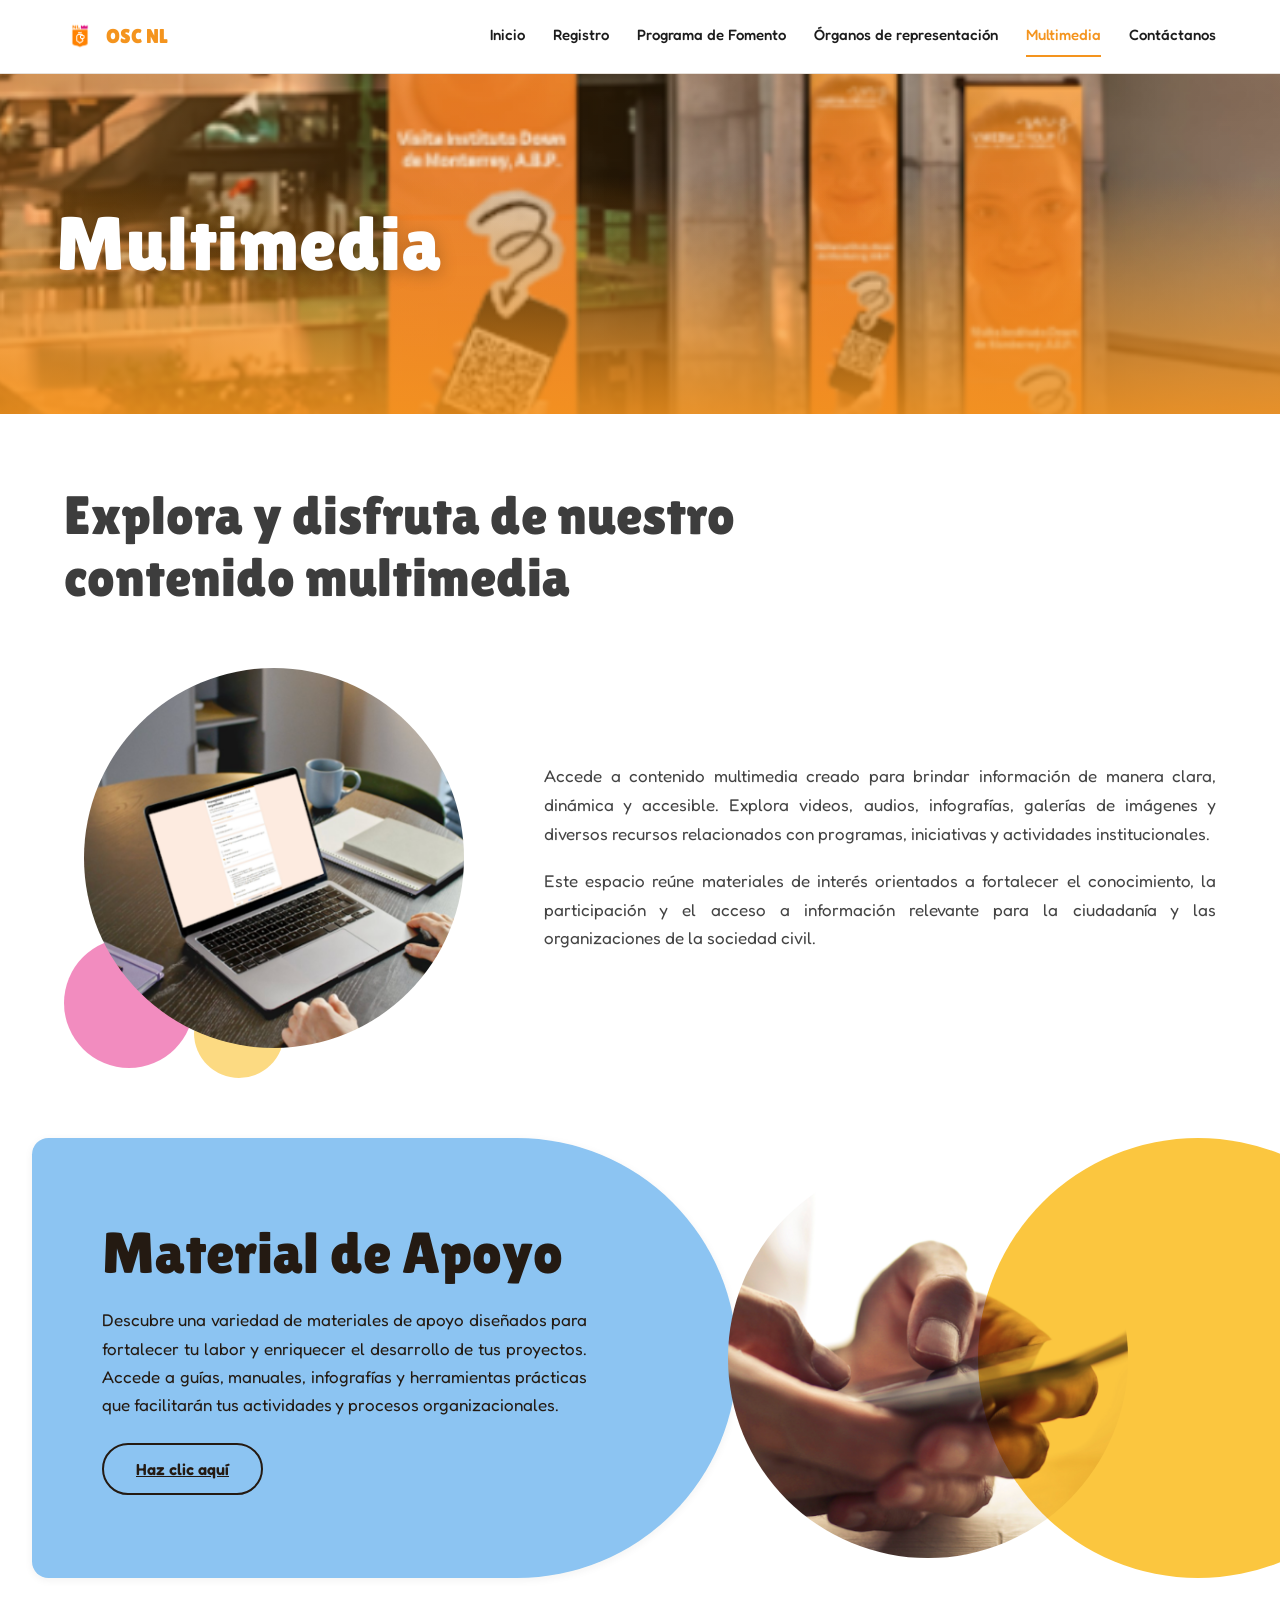
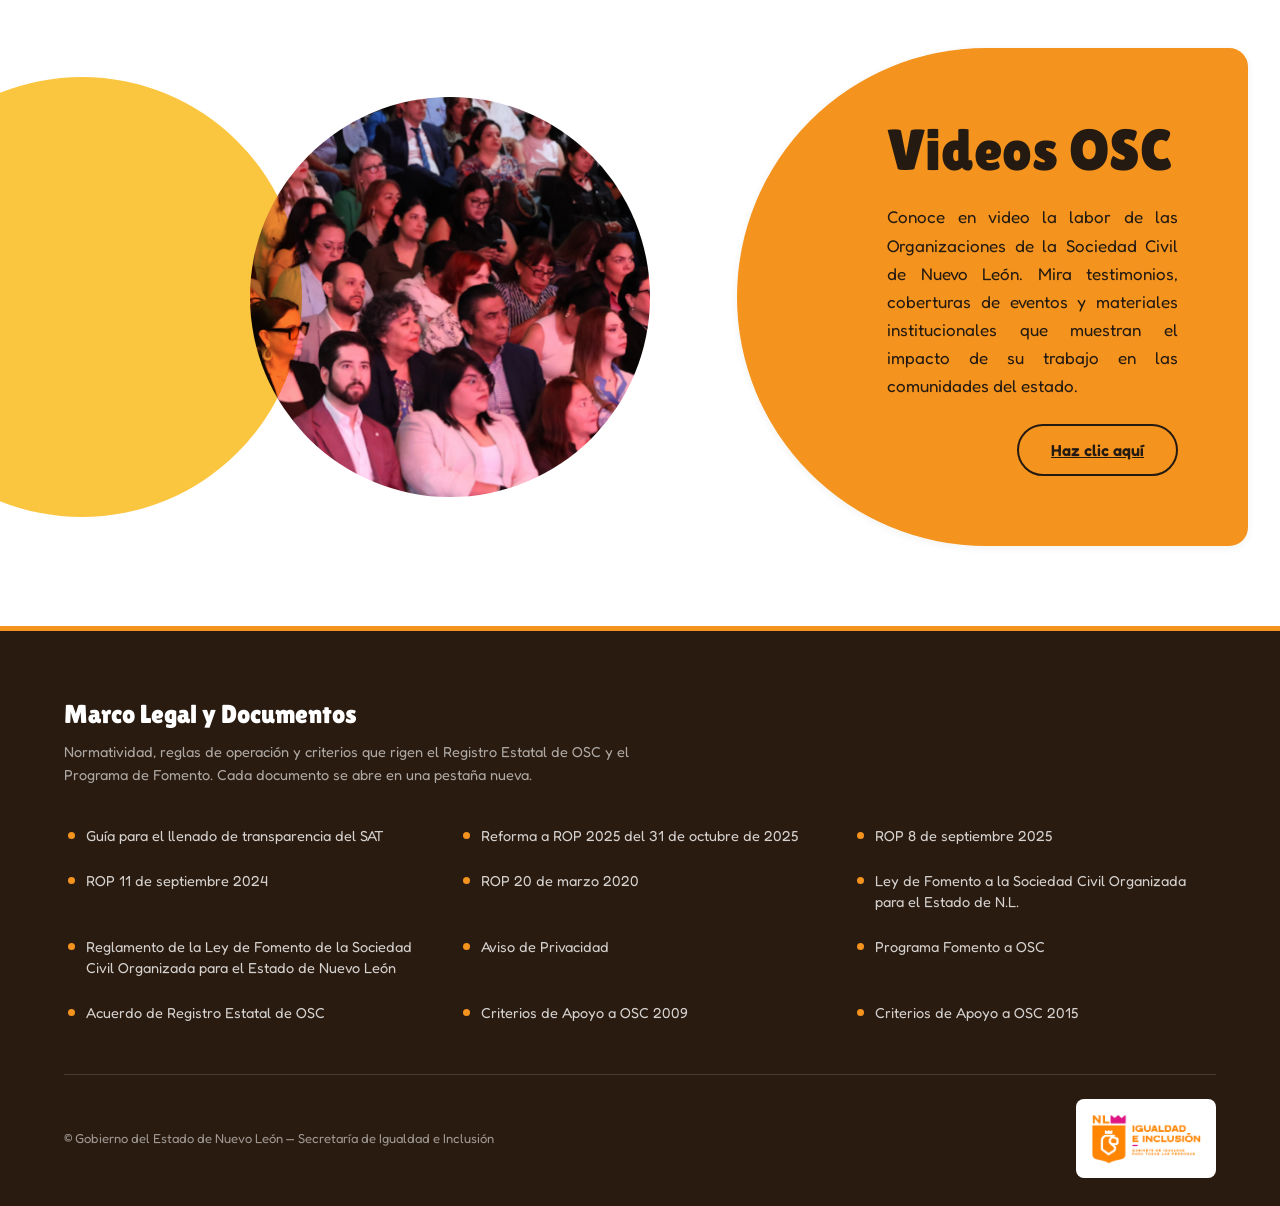
<file: multimedia.html>
<!DOCTYPE html>
<html lang="es-419">
<head>
  <meta charset="UTF-8">
  <meta name="viewport" content="width=device-width, initial-scale=1.0">
  <title>OSC NL - Multimedia</title>
  <link rel="stylesheet" href="css/styles.css">
</head>
<body data-page-actual="multimedia">

  <!-- HEADER / NAV -->
  <div id="header-placeholder"></div>

  <!-- HERO: foto panorámica con degradado naranja -->
  <section class="hero hero-banner hero-foto-multimedia">
    <div class="hero-content">
      <h1>Multimedia</h1>
    </div>
  </section>

  <!-- INTRO -->
  <section class="intro-block">
    <div class="container">
      <h2 class="intro-titulo intro-titulo-izquierda">Explora y disfruta de nuestro contenido multimedia</h2>

      <div class="intro-grid">
        <div class="intro-media">
          <span class="intro-dot intro-dot-rosa-grande"></span>
          <span class="intro-dot intro-dot-amarillo"></span>
          <img src="images/feature-registro.png" alt="Contenido multimedia de OSC NL en una laptop" class="intro-photo">
        </div>

        <div class="intro-texto">
          <p>Accede a contenido multimedia creado para brindar información de manera clara, dinámica y accesible. Explora videos, audios, infografías, galerías de imágenes y diversos recursos relacionados con programas, iniciativas y actividades institucionales.</p>
          <p>Este espacio reúne materiales de interés orientados a fortalecer el conocimiento, la participación y el acceso a información relevante para la ciudadanía y las organizaciones de la sociedad civil.</p>
        </div>
      </div>
    </div>
  </section>

  <!-- BLOQUES DE ACCIÓN -->
  <section class="registro-blocks">

    <!-- 1. Material de Apoyo - azul claro -->
    <article class="reg-block reg-azul-claro">
      <div class="reg-panel">
        <h2>Material de Apoyo</h2>
        <p>Descubre una variedad de materiales de apoyo diseñados para fortalecer tu labor y enriquecer el desarrollo de tus proyectos. Accede a guías, manuales, infografías y herramientas prácticas que facilitarán tus actividades y procesos organizacionales.</p>
        <a href="multimedia-material-apoyo.html" class="btn-outline">Haz clic aquí</a>
      </div>
      <div class="reg-media">
        <span class="reg-shape reg-shape-amarillo reg-shape-encima"></span>
        <img src="images/feature-contacto.png" alt="Material de apoyo para las Organizaciones de la Sociedad Civil" class="reg-photo">
      </div>
    </article>

    <!-- 2. Videos OSC - naranja -->
    <article class="reg-block reverse reg-naranja">
      <div class="reg-panel">
        <h2>Videos OSC</h2>
        <p>Conoce en video la labor de las Organizaciones de la Sociedad Civil de Nuevo León. Mira testimonios, coberturas de eventos y materiales institucionales que muestran el impacto de su trabajo en las comunidades del estado.</p>
        <a href="multimedia-videos.html" class="btn-outline">Haz clic aquí</a>
      </div>
      <div class="reg-media">
        <span class="reg-shape reg-shape-amarillo reg-shape-encima"></span>
        <img src="images/feature-fomento.png" alt="Videos de las Organizaciones de la Sociedad Civil" class="reg-photo">
      </div>
    </article>

  </section>

  <!-- FOOTER: DOCUMENTOS Y MARCO LEGAL -->
  <div id="footer-placeholder"></div>

  <script src="js/main.js"></script>
</body>
</html>
</file>
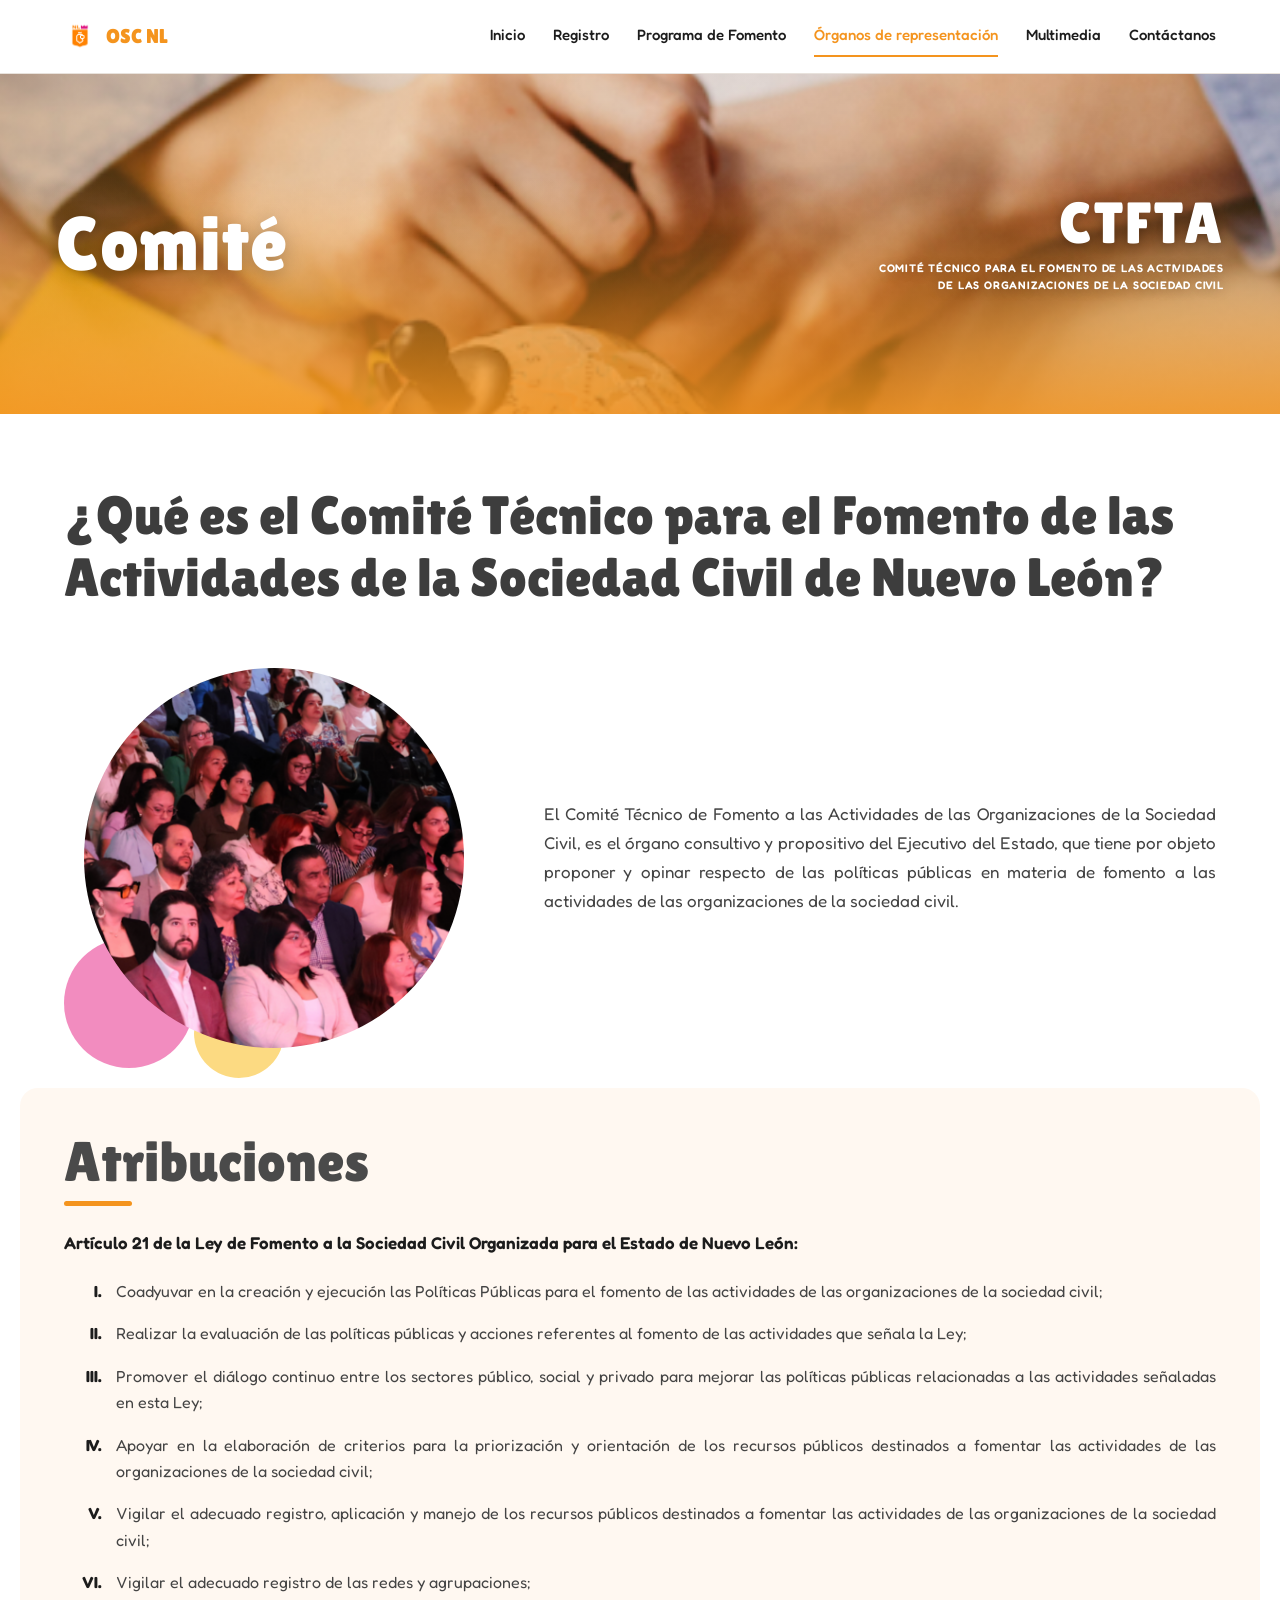
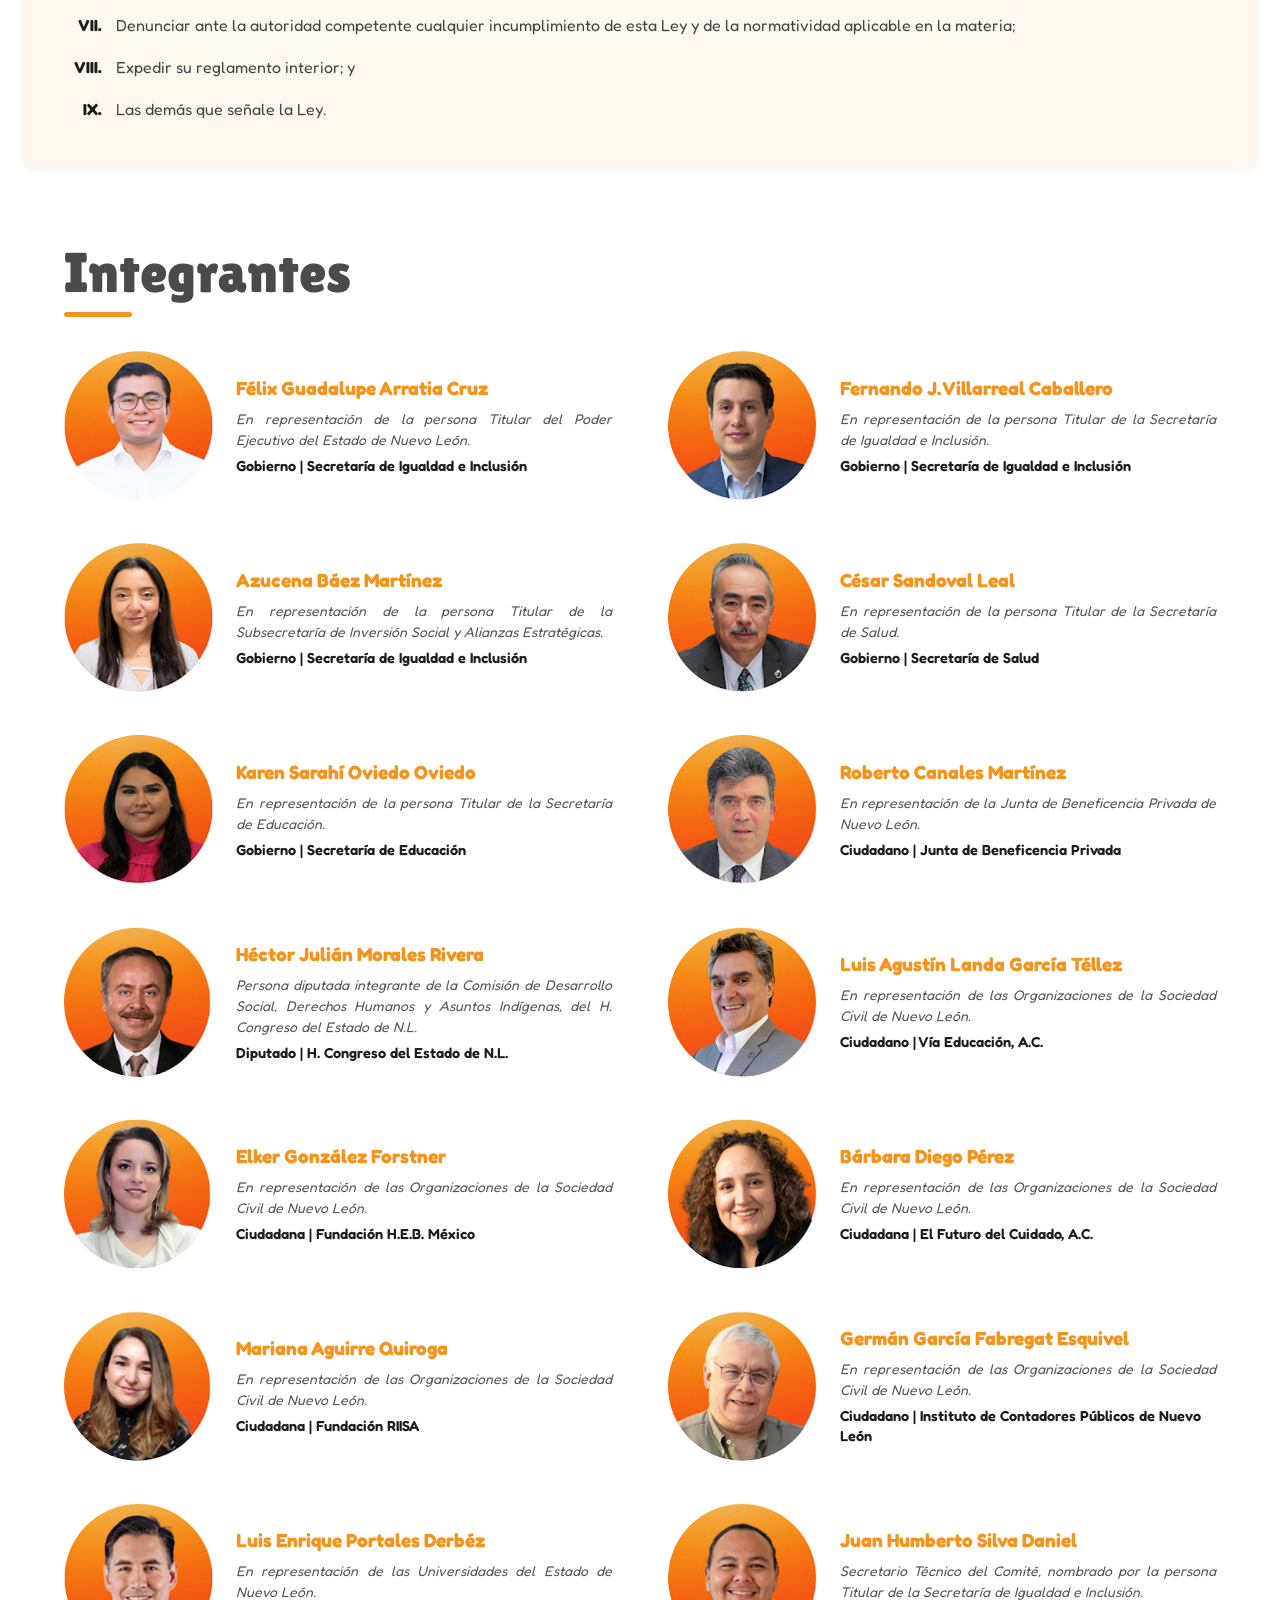
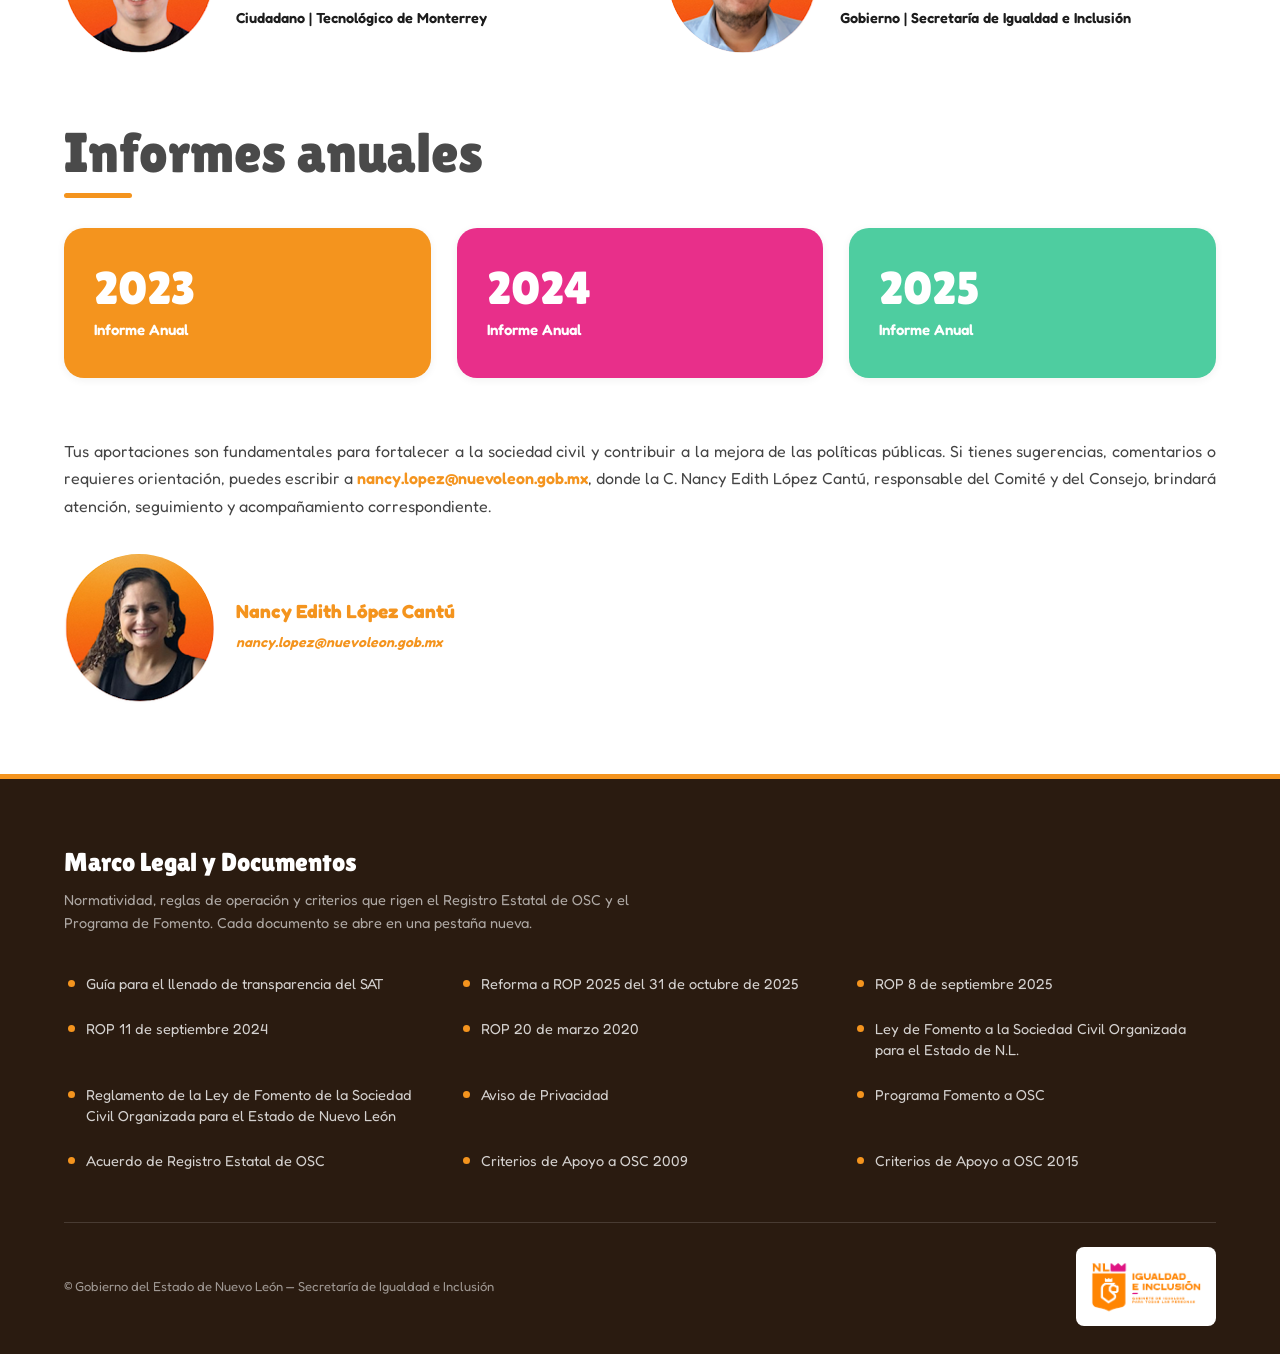
<file: organos-comite.html>
<!DOCTYPE html>
<html lang="es-419">
<head>
  <meta charset="UTF-8">
  <meta name="viewport" content="width=device-width, initial-scale=1.0">
  <title>OSC NL - Comité</title>
  <meta name="description" content="Comité Técnico para el Fomento de las Actividades de las Organizaciones de la Sociedad Civil de Nuevo León: atribuciones, integrantes e informes anuales.">
  <link rel="stylesheet" href="css/styles.css">
</head>
<body data-page-actual="organos">

  <!-- HEADER / NAV -->
  <div id="header-placeholder"></div>

  <!-- HERO: foto panorámica con degradado naranja + logotipo del Comité -->
  <section class="hero hero-banner hero-foto-organos">
    <div class="hero-content hero-content-con-marca">
      <h1>Comité</h1>
      <div class="hero-marca">
        <span class="hero-marca-sigla">CTFTA</span>
        <span class="hero-marca-nombre">Comité Técnico para el Fomento de las Actividades<br>de las Organizaciones de la Sociedad Civil</span>
      </div>
    </div>
  </section>

  <!-- INTRO: ¿Qué es el Comité Técnico? -->
  <section class="intro-block">
    <div class="container">
      <h2 class="intro-titulo intro-titulo-izquierda">¿Qué es el Comité Técnico para el Fomento de las Actividades de la Sociedad Civil de Nuevo León?</h2>

      <div class="intro-grid">
        <div class="intro-media">
          <span class="intro-dot intro-dot-rosa-grande"></span>
          <span class="intro-dot intro-dot-amarillo"></span>
          <img src="images/feature-fomento.png" alt="Sesión de trabajo del Comité Técnico" class="intro-photo">
        </div>

        <div class="intro-texto">
          <p>El Comité Técnico de Fomento a las Actividades de las Organizaciones de la Sociedad Civil, es el órgano consultivo y propositivo del Ejecutivo del Estado, que tiene por objeto proponer y opinar respecto de las políticas públicas en materia de fomento a las actividades de las organizaciones de la sociedad civil.</p>
        </div>
      </div>
    </div>
  </section>

  <!-- ATRIBUCIONES -->
  <section class="atribuciones-block">
    <div class="container">
      <h2 class="seccion-titulo">Atribuciones</h2>
      <p class="atribuciones-fuente">Artículo 21 de la Ley de Fomento a la Sociedad Civil Organizada para el Estado de Nuevo León:</p>

      <ol class="lista-romana">
        <li>Coadyuvar en la creación y ejecución las Políticas Públicas para el fomento de las actividades de las organizaciones de la sociedad civil;</li>
        <li>Realizar la evaluación de las políticas públicas y acciones referentes al fomento de las actividades que señala la Ley;</li>
        <li>Promover el diálogo continuo entre los sectores público, social y privado para mejorar las políticas públicas relacionadas a las actividades señaladas en esta Ley;</li>
        <li>Apoyar en la elaboración de criterios para la priorización y orientación de los recursos públicos destinados a fomentar las actividades de las organizaciones de la sociedad civil;</li>
        <li>Vigilar el adecuado registro, aplicación y manejo de los recursos públicos destinados a fomentar las actividades de las organizaciones de la sociedad civil;</li>
        <li>Vigilar el adecuado registro de las redes y agrupaciones;</li>
        <li>Denunciar ante la autoridad competente cualquier incumplimiento de esta Ley y de la normatividad aplicable en la materia;</li>
        <li>Expedir su reglamento interior; y</li>
        <li>Las demás que señale la Ley.</li>
      </ol>
    </div>
  </section>

  <!-- INTEGRANTES -->
  <section class="integrantes-block">
    <div class="container">
      <h2 class="seccion-titulo">Integrantes</h2>

      <div class="integrantes-grid">

        <article class="integrante">
          <img src="images/integrantes/felix-arratia.png" alt="Félix Guadalupe Arratia Cruz" class="integrante-foto">
          <div class="integrante-datos">
            <h3>Félix Guadalupe Arratia Cruz</h3>
            <p class="integrante-representacion">En representación de la persona Titular del Poder Ejecutivo del Estado de Nuevo León.</p>
            <p class="integrante-cargo">Gobierno | Secretaría de Igualdad e Inclusión</p>
          </div>
        </article>

        <article class="integrante">
          <img src="images/integrantes/fernando-villarreal.png" alt="Fernando J. Villarreal Caballero" class="integrante-foto">
          <div class="integrante-datos">
            <h3>Fernando J. Villarreal Caballero</h3>
            <p class="integrante-representacion">En representación de la persona Titular de la Secretaría de Igualdad e Inclusión.</p>
            <p class="integrante-cargo">Gobierno | Secretaría de Igualdad e Inclusión</p>
          </div>
        </article>

        <article class="integrante">
          <img src="images/integrantes/azucena-baez.png" alt="Azucena Báez Martínez" class="integrante-foto">
          <div class="integrante-datos">
            <h3>Azucena Báez Martínez</h3>
            <p class="integrante-representacion">En representación de la persona Titular de la Subsecretaría de Inversión Social y Alianzas Estratégicas.</p>
            <p class="integrante-cargo">Gobierno | Secretaría de Igualdad e Inclusión</p>
          </div>
        </article>

        <article class="integrante">
          <img src="images/integrantes/cesar-sandoval.png" alt="César Sandoval Leal" class="integrante-foto">
          <div class="integrante-datos">
            <h3>César Sandoval Leal</h3>
            <p class="integrante-representacion">En representación de la persona Titular de la Secretaría de Salud.</p>
            <p class="integrante-cargo">Gobierno | Secretaría de Salud</p>
          </div>
        </article>

        <article class="integrante">
          <img src="images/integrantes/karen-oviedo.png" alt="Karen Sarahí Oviedo Oviedo" class="integrante-foto">
          <div class="integrante-datos">
            <h3>Karen Sarahí Oviedo Oviedo</h3>
            <p class="integrante-representacion">En representación de la persona Titular de la Secretaría de Educación.</p>
            <p class="integrante-cargo">Gobierno | Secretaría de Educación</p>
          </div>
        </article>

        <article class="integrante">
          <img src="images/integrantes/roberto-canales.png" alt="Roberto Canales Martínez" class="integrante-foto">
          <div class="integrante-datos">
            <h3>Roberto Canales Martínez</h3>
            <p class="integrante-representacion">En representación de la Junta de Beneficencia Privada de Nuevo León.</p>
            <p class="integrante-cargo">Ciudadano | Junta de Beneficencia Privada</p>
          </div>
        </article>

        <article class="integrante">
          <img src="images/integrantes/hector-morales.png" alt="Héctor Julián Morales Rivera" class="integrante-foto">
          <div class="integrante-datos">
            <h3>Héctor Julián Morales Rivera</h3>
            <p class="integrante-representacion">Persona diputada integrante de la Comisión de Desarrollo Social, Derechos Humanos y Asuntos Indígenas, del H. Congreso del Estado de N.L.</p>
            <p class="integrante-cargo">Diputado | H. Congreso del Estado de N.L.</p>
          </div>
        </article>

        <article class="integrante">
          <img src="images/integrantes/luis-landa.png" alt="Luis Agustín Landa García Téllez" class="integrante-foto">
          <div class="integrante-datos">
            <h3>Luis Agustín Landa García Téllez</h3>
            <p class="integrante-representacion">En representación de las Organizaciones de la Sociedad Civil de Nuevo León.</p>
            <p class="integrante-cargo">Ciudadano | Vía Educación, A.C.</p>
          </div>
        </article>

        <article class="integrante">
          <img src="images/integrantes/elker-gonzalez.png" alt="Elker González Forstner" class="integrante-foto">
          <div class="integrante-datos">
            <h3>Elker González Forstner</h3>
            <p class="integrante-representacion">En representación de las Organizaciones de la Sociedad Civil de Nuevo León.</p>
            <p class="integrante-cargo">Ciudadana | Fundación H.E.B. México</p>
          </div>
        </article>

        <article class="integrante">
          <img src="images/integrantes/barbara-diego.png" alt="Bárbara Diego Pérez" class="integrante-foto">
          <div class="integrante-datos">
            <h3>Bárbara Diego Pérez</h3>
            <p class="integrante-representacion">En representación de las Organizaciones de la Sociedad Civil de Nuevo León.</p>
            <p class="integrante-cargo">Ciudadana | El Futuro del Cuidado, A.C.</p>
          </div>
        </article>

        <article class="integrante">
          <img src="images/integrantes/mariana-aguirre.png" alt="Mariana Aguirre Quiroga" class="integrante-foto">
          <div class="integrante-datos">
            <h3>Mariana Aguirre Quiroga</h3>
            <p class="integrante-representacion">En representación de las Organizaciones de la Sociedad Civil de Nuevo León.</p>
            <p class="integrante-cargo">Ciudadana | Fundación RIISA</p>
          </div>
        </article>

        <article class="integrante">
          <img src="images/integrantes/german-garcia.png" alt="Germán García Fabregat Esquivel" class="integrante-foto">
          <div class="integrante-datos">
            <h3>Germán García Fabregat Esquivel</h3>
            <p class="integrante-representacion">En representación de las Organizaciones de la Sociedad Civil de Nuevo León.</p>
            <p class="integrante-cargo">Ciudadano | Instituto de Contadores Públicos de Nuevo León</p>
          </div>
        </article>

        <article class="integrante">
          <img src="images/integrantes/luis-portales.png" alt="Luis Enrique Portales Derbéz" class="integrante-foto">
          <div class="integrante-datos">
            <h3>Luis Enrique Portales Derbéz</h3>
            <p class="integrante-representacion">En representación de las Universidades del Estado de Nuevo León.</p>
            <p class="integrante-cargo">Ciudadano | Tecnológico de Monterrey</p>
          </div>
        </article>

        <article class="integrante">
          <img src="images/integrantes/juan-silva.png" alt="Juan Humberto Silva Daniel" class="integrante-foto">
          <div class="integrante-datos">
            <h3>Juan Humberto Silva Daniel</h3>
            <p class="integrante-representacion">Secretario Técnico del Comité, nombrado por la persona Titular de la Secretaría de Igualdad e Inclusión.</p>
            <p class="integrante-cargo">Gobierno | Secretaría de Igualdad e Inclusión</p>
          </div>
        </article>

      </div>
    </div>
  </section>

  <!-- INFORMES ANUALES -->
  <section class="docs-block">
    <div class="container">
      <h2 class="seccion-titulo">Informes anuales</h2>

      <div class="docs-cards">
        <a href="https://drive.google.com/file/d/1Qx-bVx3zaZHD83L915AWYlZBwNTt3JZt/view?usp=sharing" target="_blank" rel="noopener" class="doc-card doc-card-naranja">
          <span class="doc-card-anio">2023</span>
          <span class="doc-card-nombre">Informe Anual</span>
        </a>
        <a href="https://drive.google.com/file/d/1LS6uWFDfgEBtrAR0JEgJlfQw6hPf3L7P/view?usp=sharing" target="_blank" rel="noopener" class="doc-card doc-card-rosa">
          <span class="doc-card-anio">2024</span>
          <span class="doc-card-nombre">Informe Anual</span>
        </a>
        <a href="https://drive.google.com/file/d/1Nkmtmy7NIHS3AGXUsk11e3DZ7wxp_r2Z/view?usp=sharing" target="_blank" rel="noopener" class="doc-card doc-card-verde">
          <span class="doc-card-anio">2025</span>
          <span class="doc-card-nombre">Informe Anual</span>
        </a>
      </div>
    </div>
  </section>

  <!-- CONTACTO / SEGUIMIENTO -->
  <section class="contacto-persona-block">
    <div class="container">
      <p class="contacto-persona-texto">Tus aportaciones son fundamentales para fortalecer a la sociedad civil y contribuir a la mejora de las políticas públicas. Si tienes sugerencias, comentarios o requieres orientación, puedes escribir a <a href="mailto:nancy.lopez@nuevoleon.gob.mx">nancy.lopez@nuevoleon.gob.mx</a>, donde la C. Nancy Edith López Cantú, responsable del Comité y del Consejo, brindará atención, seguimiento y acompañamiento correspondiente.</p>

      <div class="contacto-persona">
        <img src="images/integrantes/nancy-lopez.png" alt="Nancy Edith López Cantú" class="integrante-foto">
        <div class="integrante-datos">
          <h3>Nancy Edith López Cantú</h3>
          <p class="integrante-representacion"><a href="mailto:nancy.lopez@nuevoleon.gob.mx">nancy.lopez@nuevoleon.gob.mx</a></p>
        </div>
      </div>
    </div>
  </section>

  <!-- FOOTER: DOCUMENTOS Y MARCO LEGAL -->
  <div id="footer-placeholder"></div>

  <script src="js/main.js"></script>
</body>
</html>
</file>
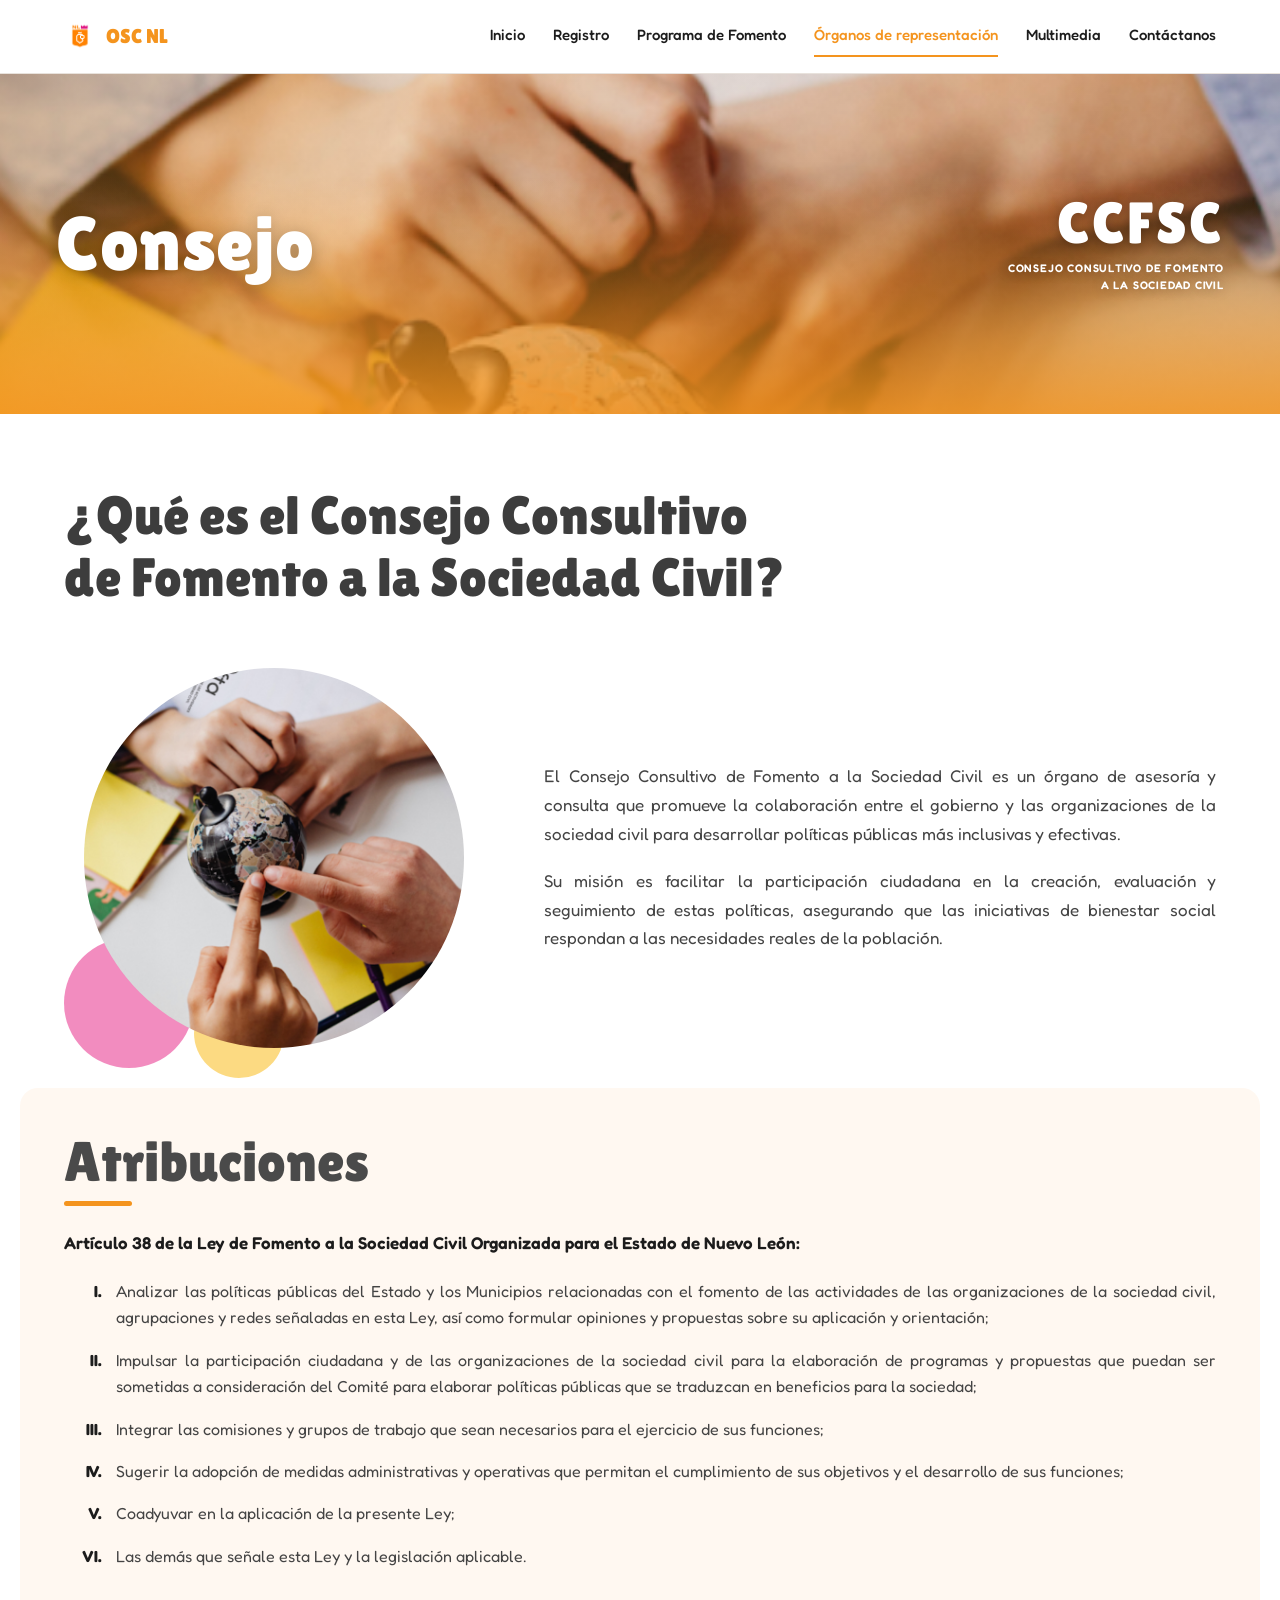
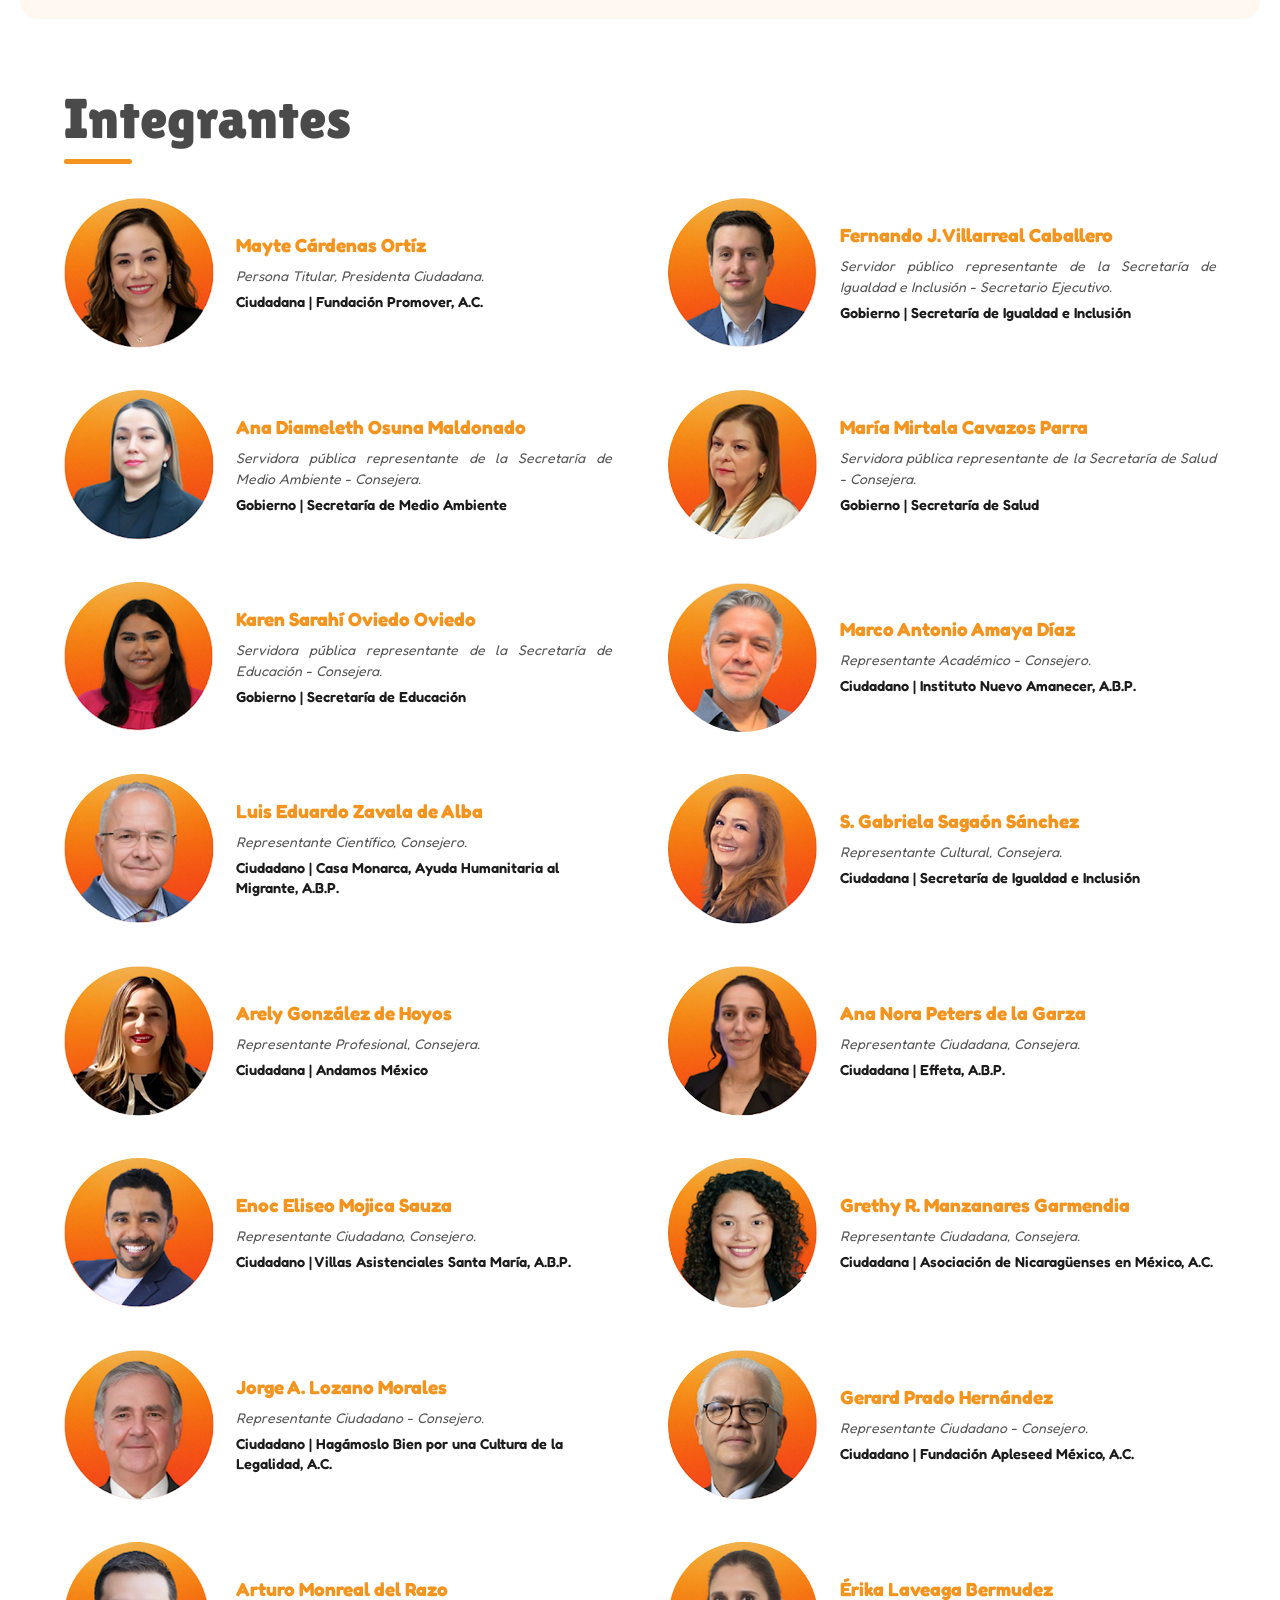
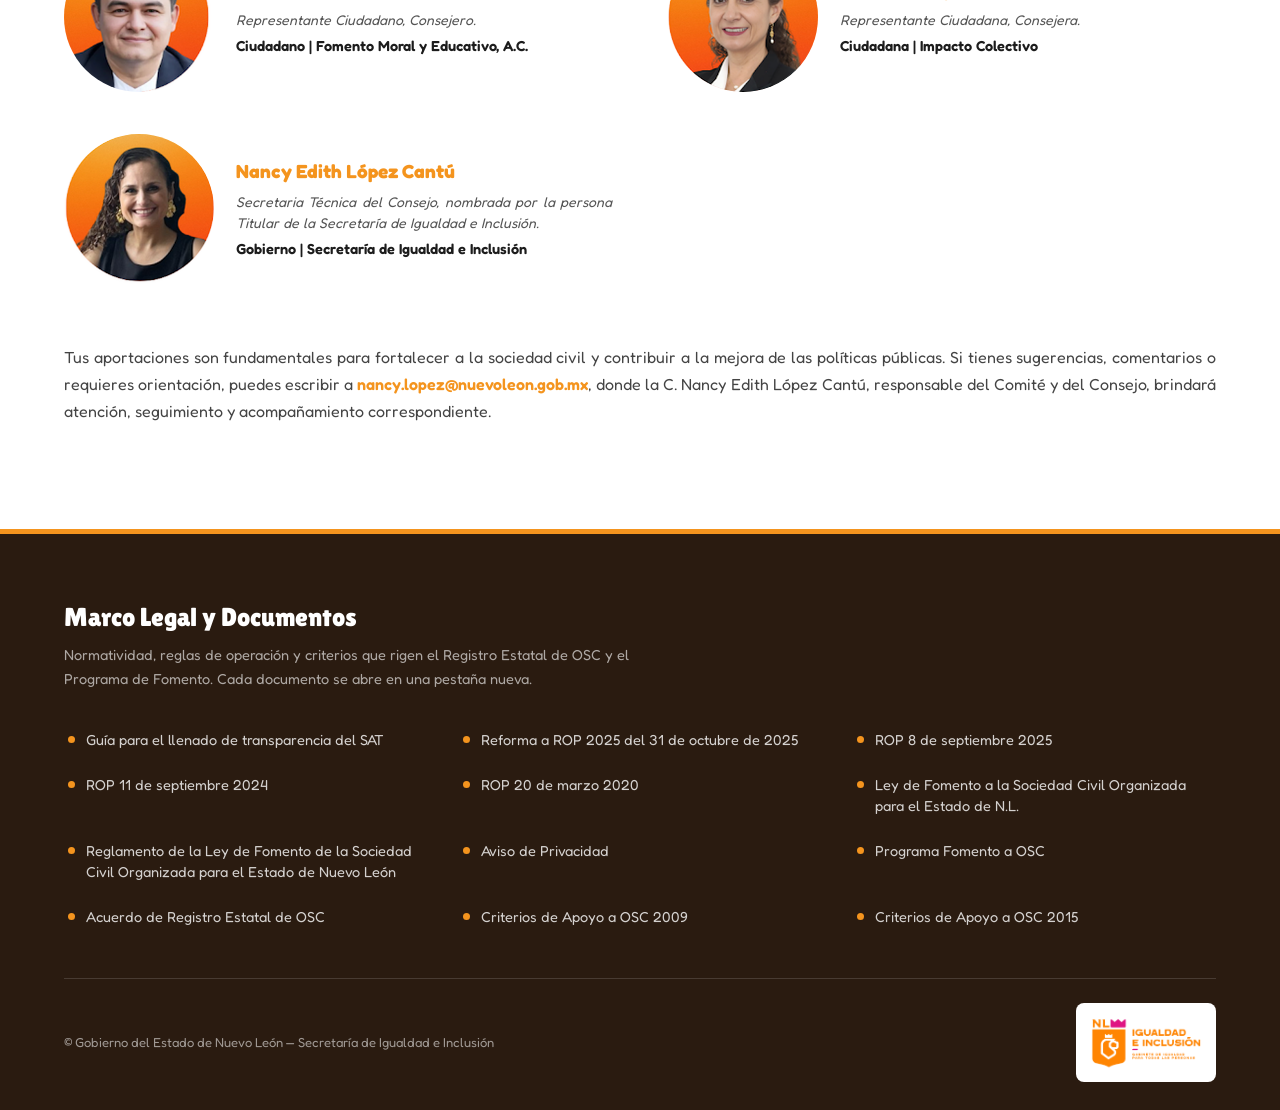
<file: organos-consejo.html>
<!DOCTYPE html>
<html lang="es-419">
<head>
  <meta charset="UTF-8">
  <meta name="viewport" content="width=device-width, initial-scale=1.0">
  <title>OSC NL - Consejo</title>
  <meta name="description" content="Consejo Consultivo de Fomento a la Sociedad Civil de Nuevo León: atribuciones e integrantes.">
  <link rel="stylesheet" href="css/styles.css">
</head>
<body data-page-actual="organos">

  <!-- HEADER / NAV -->
  <div id="header-placeholder"></div>

  <!-- HERO: foto panorámica con degradado naranja + logotipo del Consejo -->
  <section class="hero hero-banner hero-foto-organos">
    <div class="hero-content hero-content-con-marca">
      <h1>Consejo</h1>
      <div class="hero-marca">
        <span class="hero-marca-sigla">CCFSC</span>
        <span class="hero-marca-nombre">Consejo Consultivo de Fomento<br>a la Sociedad Civil</span>
      </div>
    </div>
  </section>

  <!-- INTRO: ¿Qué es el Consejo Consultivo? -->
  <section class="intro-block">
    <div class="container">
      <h2 class="intro-titulo intro-titulo-izquierda">¿Qué es el Consejo Consultivo de Fomento a la Sociedad Civil?</h2>

      <div class="intro-grid">
        <div class="intro-media">
          <span class="intro-dot intro-dot-rosa-grande"></span>
          <span class="intro-dot intro-dot-amarillo"></span>
          <img src="images/feature-organos.png" alt="Sesión de trabajo del Consejo Consultivo" class="intro-photo">
        </div>

        <div class="intro-texto">
          <p>El Consejo Consultivo de Fomento a la Sociedad Civil es un órgano de asesoría y consulta que promueve la colaboración entre el gobierno y las organizaciones de la sociedad civil para desarrollar políticas públicas más inclusivas y efectivas.</p>
          <p>Su misión es facilitar la participación ciudadana en la creación, evaluación y seguimiento de estas políticas, asegurando que las iniciativas de bienestar social respondan a las necesidades reales de la población.</p>
        </div>
      </div>
    </div>
  </section>

  <!-- ATRIBUCIONES -->
  <section class="atribuciones-block">
    <div class="container">
      <h2 class="seccion-titulo">Atribuciones</h2>
      <p class="atribuciones-fuente">Artículo 38 de la Ley de Fomento a la Sociedad Civil Organizada para el Estado de Nuevo León:</p>

      <ol class="lista-romana">
        <li>Analizar las políticas públicas del Estado y los Municipios relacionadas con el fomento de las actividades de las organizaciones de la sociedad civil, agrupaciones y redes señaladas en esta Ley, así como formular opiniones y propuestas sobre su aplicación y orientación;</li>
        <li>Impulsar la participación ciudadana y de las organizaciones de la sociedad civil para la elaboración de programas y propuestas que puedan ser sometidas a consideración del Comité para elaborar políticas públicas que se traduzcan en beneficios para la sociedad;</li>
        <li>Integrar las comisiones y grupos de trabajo que sean necesarios para el ejercicio de sus funciones;</li>
        <li>Sugerir la adopción de medidas administrativas y operativas que permitan el cumplimiento de sus objetivos y el desarrollo de sus funciones;</li>
        <li>Coadyuvar en la aplicación de la presente Ley;</li>
        <li>Las demás que señale esta Ley y la legislación aplicable.</li>
      </ol>
    </div>
  </section>

  <!-- INTEGRANTES -->
  <section class="integrantes-block">
    <div class="container">
      <h2 class="seccion-titulo">Integrantes</h2>

      <div class="integrantes-grid">

        <article class="integrante">
          <img src="images/integrantes/mayte-cardenas.png" alt="Mayte Cárdenas Ortíz" class="integrante-foto">
          <div class="integrante-datos">
            <h3>Mayte Cárdenas Ortíz</h3>
            <p class="integrante-representacion">Persona Titular, Presidenta Ciudadana.</p>
            <p class="integrante-cargo">Ciudadana | Fundación Promover, A.C.</p>
          </div>
        </article>

        <article class="integrante">
          <img src="images/integrantes/fernando-villarreal.png" alt="Fernando J. Villarreal Caballero" class="integrante-foto">
          <div class="integrante-datos">
            <h3>Fernando J. Villarreal Caballero</h3>
            <p class="integrante-representacion">Servidor público representante de la Secretaría de Igualdad e Inclusión - Secretario Ejecutivo.</p>
            <p class="integrante-cargo">Gobierno | Secretaría de Igualdad e Inclusión</p>
          </div>
        </article>

        <article class="integrante">
          <img src="images/integrantes/ana-osuna.png" alt="Ana Diameleth Osuna Maldonado" class="integrante-foto">
          <div class="integrante-datos">
            <h3>Ana Diameleth Osuna Maldonado</h3>
            <p class="integrante-representacion">Servidora pública representante de la Secretaría de Medio Ambiente - Consejera.</p>
            <p class="integrante-cargo">Gobierno | Secretaría de Medio Ambiente</p>
          </div>
        </article>

        <article class="integrante">
          <img src="images/integrantes/maria-cavazos.png" alt="María Mirtala Cavazos Parra" class="integrante-foto">
          <div class="integrante-datos">
            <h3>María Mirtala Cavazos Parra</h3>
            <p class="integrante-representacion">Servidora pública representante de la Secretaría de Salud - Consejera.</p>
            <p class="integrante-cargo">Gobierno | Secretaría de Salud</p>
          </div>
        </article>

        <article class="integrante">
          <img src="images/integrantes/karen-oviedo.png" alt="Karen Sarahí Oviedo Oviedo" class="integrante-foto">
          <div class="integrante-datos">
            <h3>Karen Sarahí Oviedo Oviedo</h3>
            <p class="integrante-representacion">Servidora pública representante de la Secretaría de Educación - Consejera.</p>
            <p class="integrante-cargo">Gobierno | Secretaría de Educación</p>
          </div>
        </article>

        <article class="integrante">
          <img src="images/integrantes/marco-amaya.png" alt="Marco Antonio Amaya Díaz" class="integrante-foto">
          <div class="integrante-datos">
            <h3>Marco Antonio Amaya Díaz</h3>
            <p class="integrante-representacion">Representante Académico - Consejero.</p>
            <p class="integrante-cargo">Ciudadano | Instituto Nuevo Amanecer, A.B.P.</p>
          </div>
        </article>

        <article class="integrante">
          <img src="images/integrantes/luis-zavala.png" alt="Luis Eduardo Zavala de Alba" class="integrante-foto">
          <div class="integrante-datos">
            <h3>Luis Eduardo Zavala de Alba</h3>
            <p class="integrante-representacion">Representante Científico, Consejero.</p>
            <p class="integrante-cargo">Ciudadano | Casa Monarca, Ayuda Humanitaria al Migrante, A.B.P.</p>
          </div>
        </article>

        <article class="integrante">
          <img src="images/integrantes/gabriela-sagaon.png" alt="S. Gabriela Sagaón Sánchez" class="integrante-foto">
          <div class="integrante-datos">
            <h3>S. Gabriela Sagaón Sánchez</h3>
            <p class="integrante-representacion">Representante Cultural, Consejera.</p>
            <p class="integrante-cargo">Ciudadana | Secretaría de Igualdad e Inclusión</p>
          </div>
        </article>

        <article class="integrante">
          <img src="images/integrantes/arely-gonzalez.png" alt="Arely González de Hoyos" class="integrante-foto">
          <div class="integrante-datos">
            <h3>Arely González de Hoyos</h3>
            <p class="integrante-representacion">Representante Profesional, Consejera.</p>
            <p class="integrante-cargo">Ciudadana | Andamos México</p>
          </div>
        </article>

        <article class="integrante">
          <img src="images/integrantes/ana-peters.png" alt="Ana Nora Peters de la Garza" class="integrante-foto">
          <div class="integrante-datos">
            <h3>Ana Nora Peters de la Garza</h3>
            <p class="integrante-representacion">Representante Ciudadana, Consejera.</p>
            <p class="integrante-cargo">Ciudadana | Effeta, A.B.P.</p>
          </div>
        </article>

        <article class="integrante">
          <img src="images/integrantes/enoc-mojica.png" alt="Enoc Eliseo Mojica Sauza" class="integrante-foto">
          <div class="integrante-datos">
            <h3>Enoc Eliseo Mojica Sauza</h3>
            <p class="integrante-representacion">Representante Ciudadano, Consejero.</p>
            <p class="integrante-cargo">Ciudadano | Villas Asistenciales Santa María, A.B.P.</p>
          </div>
        </article>

        <article class="integrante">
          <img src="images/integrantes/grethy-manzanares.png" alt="Grethy R. Manzanares Garmendia" class="integrante-foto">
          <div class="integrante-datos">
            <h3>Grethy R. Manzanares Garmendia</h3>
            <p class="integrante-representacion">Representante Ciudadana, Consejera.</p>
            <p class="integrante-cargo">Ciudadana | Asociación de Nicaragüenses en México, A.C.</p>
          </div>
        </article>

        <article class="integrante">
          <img src="images/integrantes/jorge-lozano.png" alt="Jorge A. Lozano Morales" class="integrante-foto">
          <div class="integrante-datos">
            <h3>Jorge A. Lozano Morales</h3>
            <p class="integrante-representacion">Representante Ciudadano - Consejero.</p>
            <p class="integrante-cargo">Ciudadano | Hagámoslo Bien por una Cultura de la Legalidad, A.C.</p>
          </div>
        </article>

        <article class="integrante">
          <img src="images/integrantes/gerard-prado.png" alt="Gerard Prado Hernández" class="integrante-foto">
          <div class="integrante-datos">
            <h3>Gerard Prado Hernández</h3>
            <p class="integrante-representacion">Representante Ciudadano - Consejero.</p>
            <p class="integrante-cargo">Ciudadano | Fundación Apleseed México, A.C.</p>
          </div>
        </article>

        <article class="integrante">
          <img src="images/integrantes/arturo-monreal.png" alt="Arturo Monreal del Razo" class="integrante-foto">
          <div class="integrante-datos">
            <h3>Arturo Monreal del Razo</h3>
            <p class="integrante-representacion">Representante Ciudadano, Consejero.</p>
            <p class="integrante-cargo">Ciudadano | Fomento Moral y Educativo, A.C.</p>
          </div>
        </article>

        <article class="integrante">
          <img src="images/integrantes/erika-laveaga.png" alt="Érika Laveaga Bermudez" class="integrante-foto">
          <div class="integrante-datos">
            <h3>Érika Laveaga Bermudez</h3>
            <p class="integrante-representacion">Representante Ciudadana, Consejera.</p>
            <p class="integrante-cargo">Ciudadana | Impacto Colectivo</p>
          </div>
        </article>

        <article class="integrante">
          <img src="images/integrantes/nancy-lopez.png" alt="Nancy Edith López Cantú" class="integrante-foto">
          <div class="integrante-datos">
            <h3>Nancy Edith López Cantú</h3>
            <p class="integrante-representacion">Secretaria Técnica del Consejo, nombrada por la persona Titular de la Secretaría de Igualdad e Inclusión.</p>
            <p class="integrante-cargo">Gobierno | Secretaría de Igualdad e Inclusión</p>
          </div>
        </article>

      </div>
    </div>
  </section>

  <!-- CONTACTO / SEGUIMIENTO -->
  <section class="contacto-persona-block">
    <div class="container">
      <p class="contacto-persona-texto">Tus aportaciones son fundamentales para fortalecer a la sociedad civil y contribuir a la mejora de las políticas públicas. Si tienes sugerencias, comentarios o requieres orientación, puedes escribir a <a href="mailto:nancy.lopez@nuevoleon.gob.mx">nancy.lopez@nuevoleon.gob.mx</a>, donde la C. Nancy Edith López Cantú, responsable del Comité y del Consejo, brindará atención, seguimiento y acompañamiento correspondiente.</p>
    </div>
  </section>

  <!-- FOOTER: DOCUMENTOS Y MARCO LEGAL -->
  <div id="footer-placeholder"></div>

  <script src="js/main.js"></script>
</body>
</html>
</file>
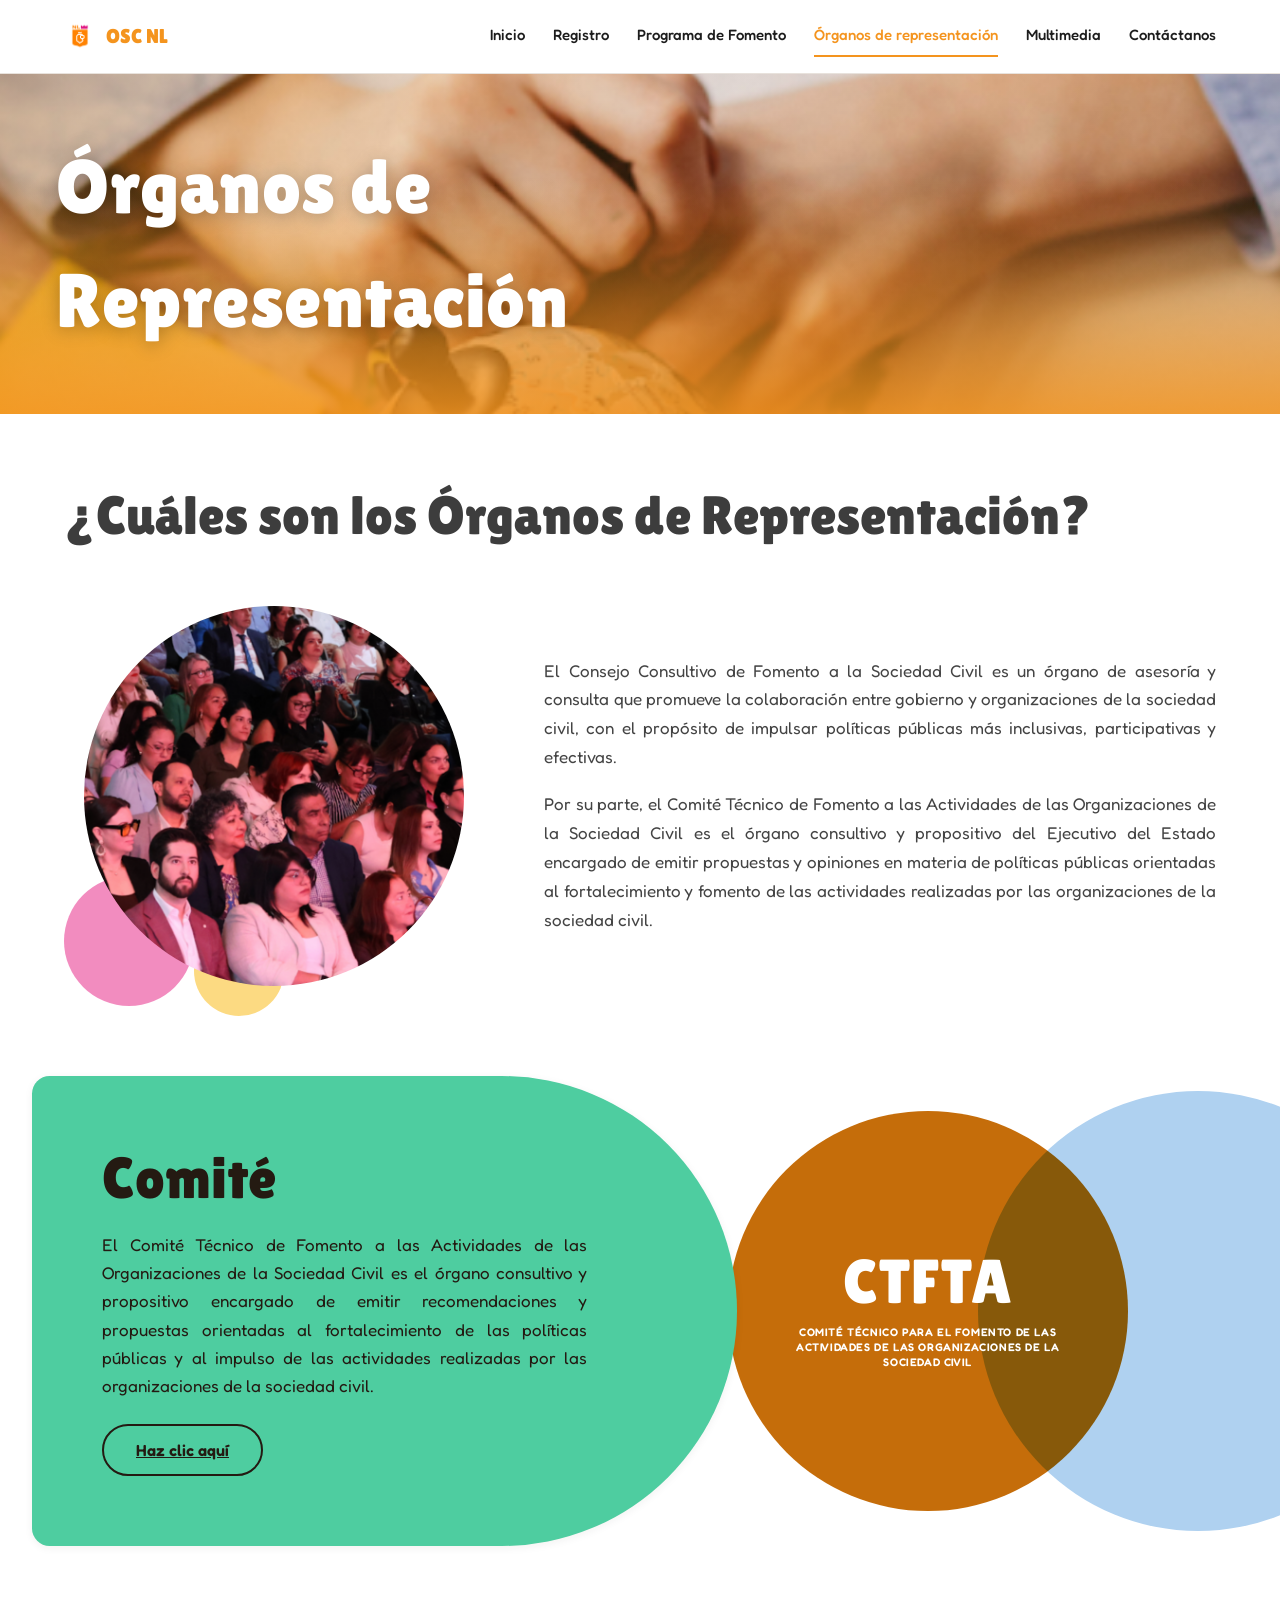
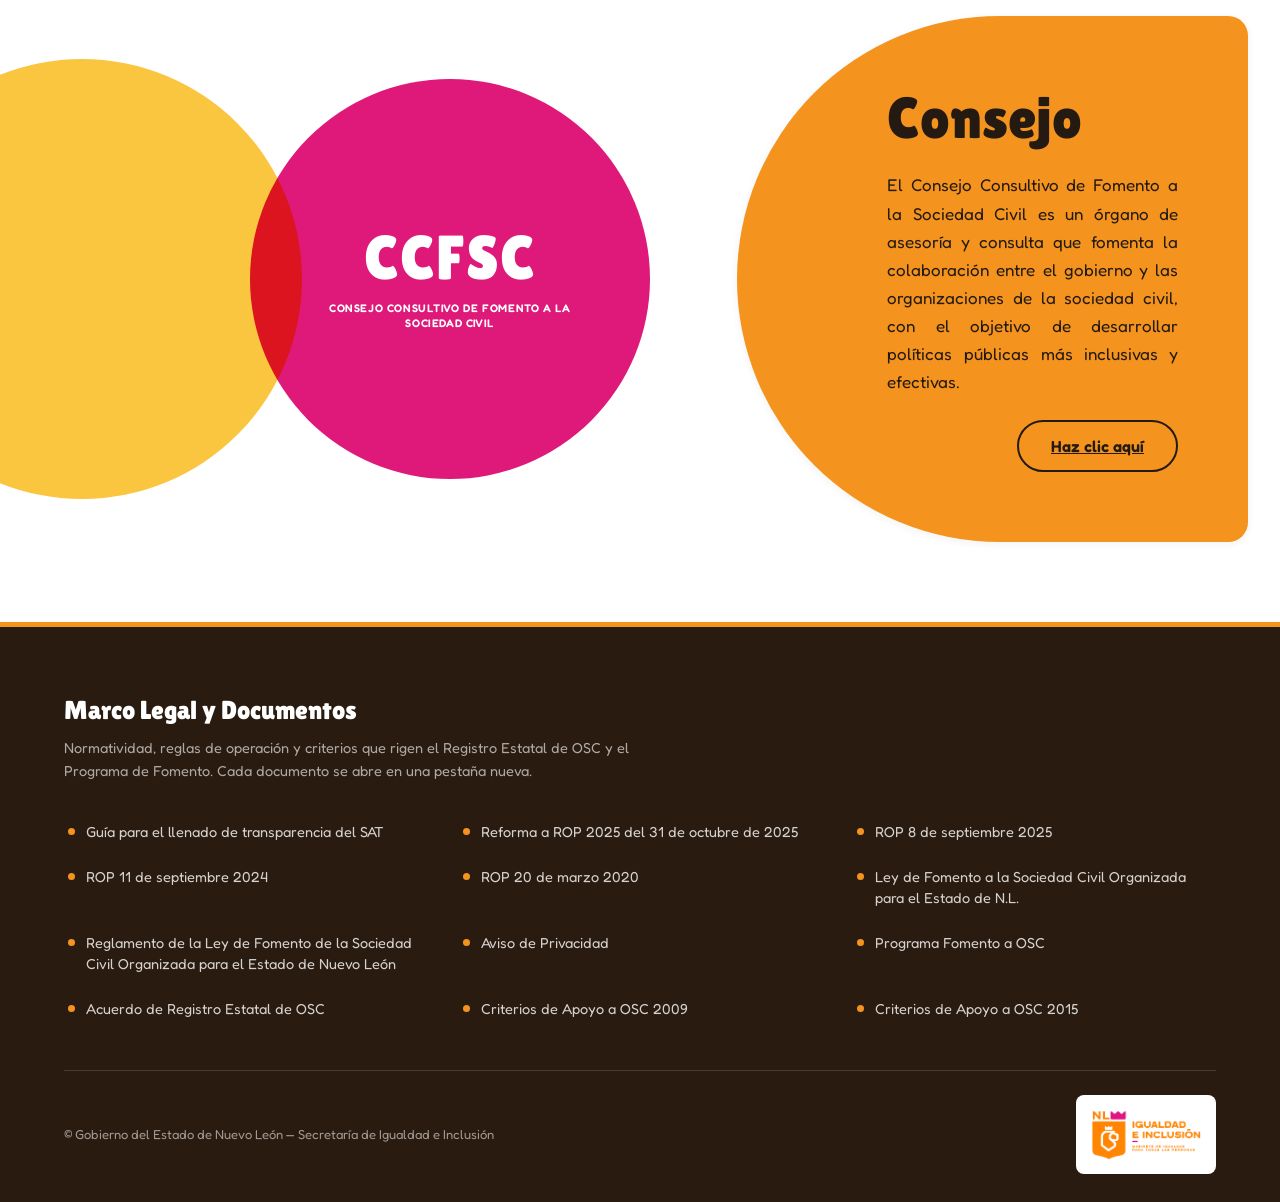
<file: organos-representacion.html>
<!DOCTYPE html>
<html lang="es-419">
<head>
  <meta charset="UTF-8">
  <meta name="viewport" content="width=device-width, initial-scale=1.0">
  <title>OSC NL - Órganos de Representación</title>
  <link rel="stylesheet" href="css/styles.css">
</head>
<body data-page-actual="organos">

  <!-- HEADER / NAV -->
  <div id="header-placeholder"></div>

  <!-- HERO: foto panorámica con degradado naranja -->
  <section class="hero hero-banner hero-foto-organos">
    <div class="hero-content">
      <h1>Órganos de<br>Representación</h1>
    </div>
  </section>

  <!-- INTRO: ¿Cuáles son los Órganos de Representación? -->
  <section class="intro-block">
    <div class="container">
      <h2 class="intro-titulo intro-titulo-izquierda">¿Cuáles son los Órganos de Representación?</h2>

      <div class="intro-grid">
        <div class="intro-media">
          <span class="intro-dot intro-dot-rosa-grande"></span>
          <span class="intro-dot intro-dot-amarillo"></span>
          <img src="images/feature-fomento.png" alt="Sesión de trabajo de los órganos de representación" class="intro-photo">
        </div>

        <div class="intro-texto">
          <p>El Consejo Consultivo de Fomento a la Sociedad Civil es un órgano de asesoría y consulta que promueve la colaboración entre gobierno y organizaciones de la sociedad civil, con el propósito de impulsar políticas públicas más inclusivas, participativas y efectivas.</p>
          <p>Por su parte, el Comité Técnico de Fomento a las Actividades de las Organizaciones de la Sociedad Civil es el órgano consultivo y propositivo del Ejecutivo del Estado encargado de emitir propuestas y opiniones en materia de políticas públicas orientadas al fortalecimiento y fomento de las actividades realizadas por las organizaciones de la sociedad civil.</p>
        </div>
      </div>
    </div>
  </section>

  <!-- BLOQUES DE ACCIÓN -->
  <section class="registro-blocks">

    <!-- 1. Comité - verde -->
    <article class="reg-block reg-verde">
      <div class="reg-panel">
        <h2>Comité</h2>
        <p>El Comité Técnico de Fomento a las Actividades de las Organizaciones de la Sociedad Civil es el órgano consultivo y propositivo encargado de emitir recomendaciones y propuestas orientadas al fortalecimiento de las políticas públicas y al impulso de las actividades realizadas por las organizaciones de la sociedad civil.</p>
        <a href="organos-comite.html" class="btn-outline">Haz clic aquí</a>
      </div>
      <div class="reg-media">
        <span class="reg-shape reg-shape-azul-claro"></span>
        <!-- TODO: sustituir siglas por el logotipo oficial del CTFTA cuando esté disponible -->
        <a href="organos-comite.html" class="reg-circle reg-circle-logo reg-circle-naranja">
          <span class="reg-circle-sigla">CTFTA</span>
          <span class="reg-circle-nombre">Comité Técnico para el Fomento de las Actividades de las Organizaciones de la Sociedad Civil</span>
        </a>
      </div>
    </article>

    <!-- 2. Consejo - naranja -->
    <article class="reg-block reverse reg-naranja">
      <div class="reg-panel">
        <h2>Consejo</h2>
        <p>El Consejo Consultivo de Fomento a la Sociedad Civil es un órgano de asesoría y consulta que fomenta la colaboración entre el gobierno y las organizaciones de la sociedad civil, con el objetivo de desarrollar políticas públicas más inclusivas y efectivas.</p>
        <a href="organos-consejo.html" class="btn-outline">Haz clic aquí</a>
      </div>
      <div class="reg-media">
        <span class="reg-shape reg-shape-amarillo"></span>
        <!-- TODO: sustituir siglas por el logotipo oficial del CCFSC cuando esté disponible -->
        <a href="organos-consejo.html" class="reg-circle reg-circle-logo reg-circle-rosa">
          <span class="reg-circle-sigla">CCFSC</span>
          <span class="reg-circle-nombre">Consejo Consultivo de Fomento a la Sociedad Civil</span>
        </a>
      </div>
    </article>

  </section>

  <!-- FOOTER: DOCUMENTOS Y MARCO LEGAL -->
  <div id="footer-placeholder"></div>

  <script src="js/main.js"></script>
</body>
</html>
</file>
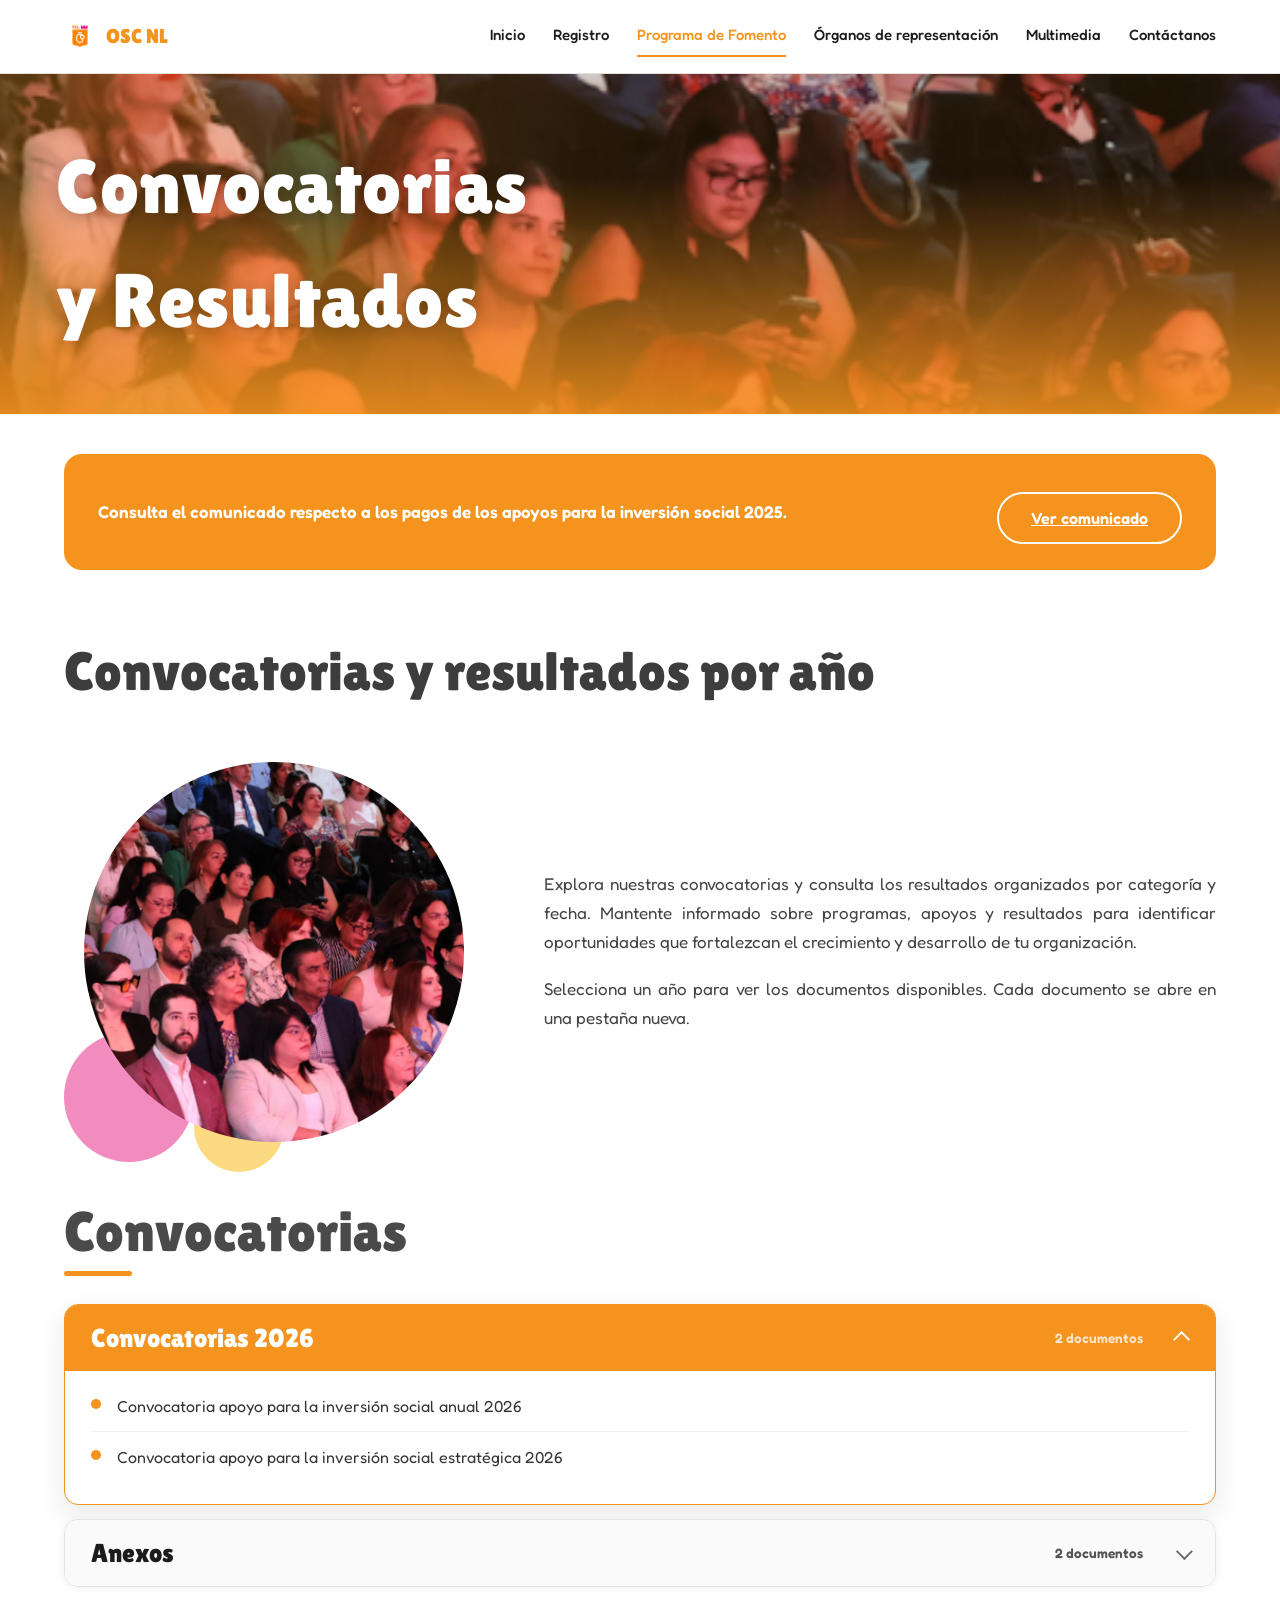
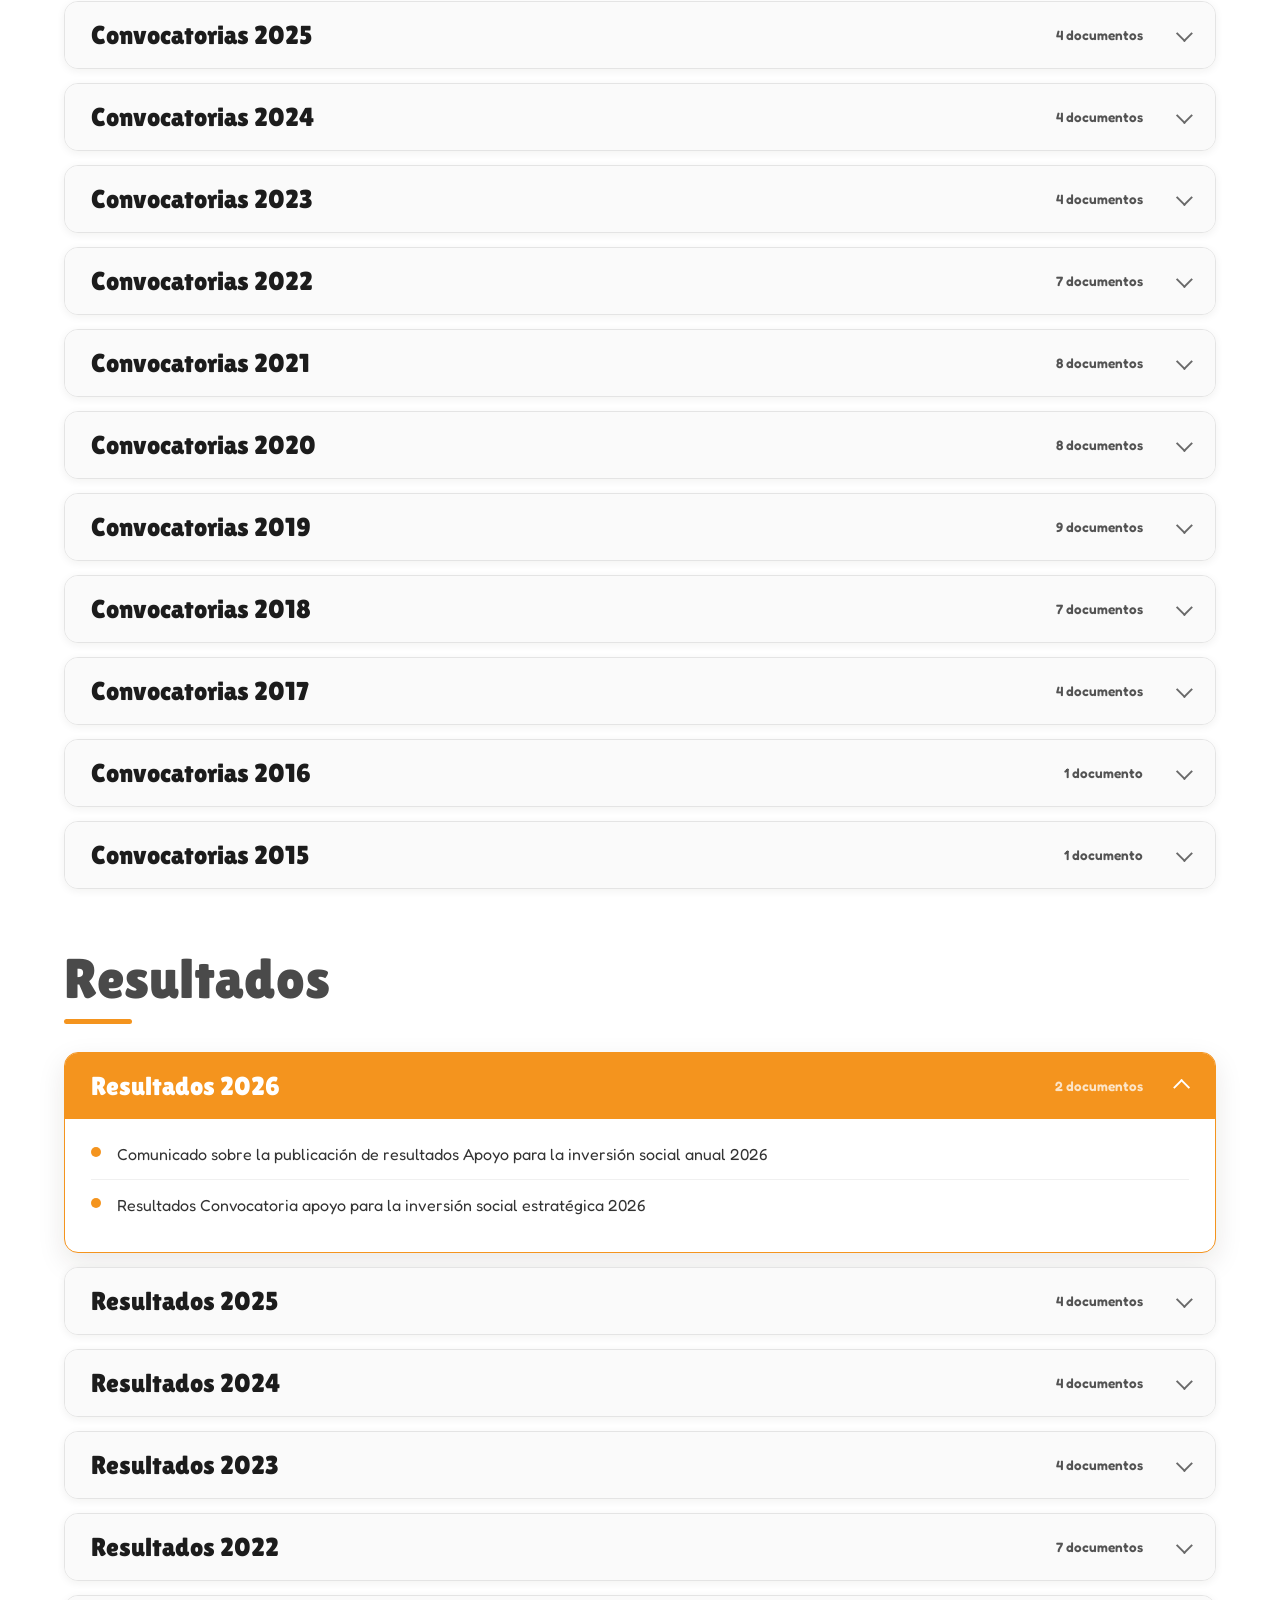
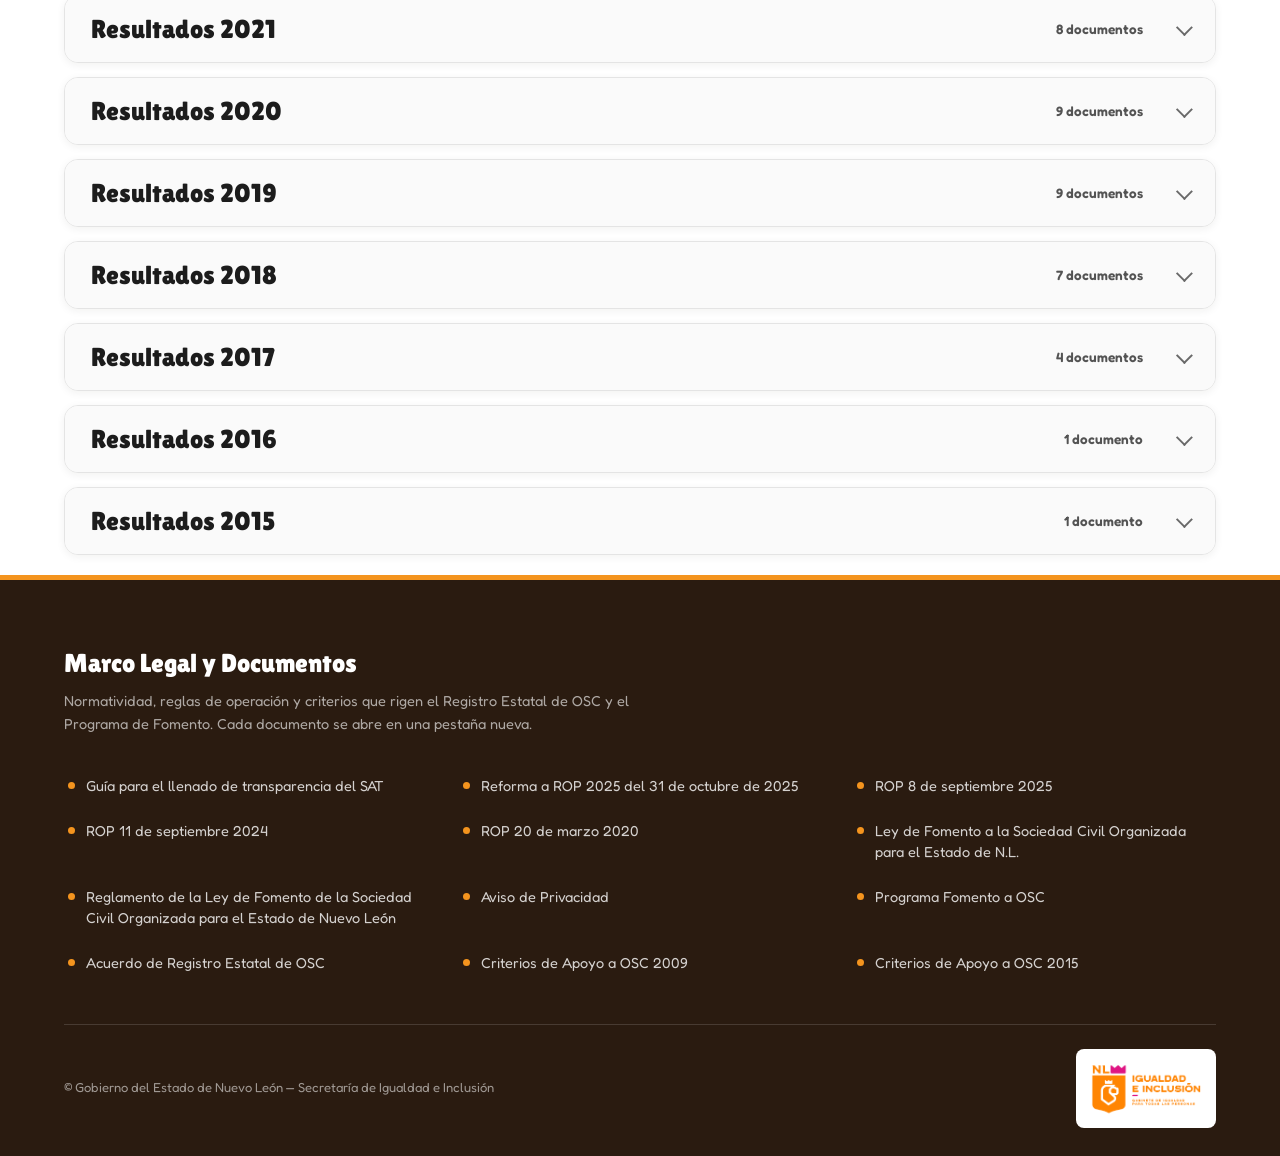
<file: programa-de-fomento-convocatorias.html>
<!DOCTYPE html>
<html lang="es-419">
<head>
  <meta charset="UTF-8">
  <meta name="viewport" content="width=device-width, initial-scale=1.0">
  <title>OSC NL - Convocatorias y Resultados</title>
  <meta name="description" content="Convocatorias y resultados del Programa de Fomento a las Organizaciones de la Sociedad Civil de Nuevo León, de 2015 a 2026.">
  <link rel="stylesheet" href="css/styles.css">
</head>
<body data-page-actual="fomento">

  <!-- HEADER / NAV -->
  <div id="header-placeholder"></div>

  <!-- HERO: foto panorámica con degradado naranja -->
  <section class="hero hero-banner hero-foto-fomento">
    <div class="hero-content">
      <h1>Convocatorias<br>y Resultados</h1>
    </div>
  </section>

  <!-- AVISO DESTACADO -->
  <section class="aviso-block">
    <div class="container">
      <div class="aviso">
        <p>Consulta el comunicado respecto a los pagos de los apoyos para la inversión social 2025.</p>
        <a href="https://drive.google.com/file/d/195hcKFGXqtsisEcSDYAPRTe10kkFSTHN/view" target="_blank" rel="noopener" class="btn-outline btn-outline-blanco">Ver comunicado</a>
      </div>
    </div>
  </section>

  <!-- INTRO -->
  <section class="intro-block">
    <div class="container">
      <h2 class="intro-titulo intro-titulo-izquierda">Convocatorias y resultados por año</h2>

      <div class="intro-grid">
        <div class="intro-media">
          <span class="intro-dot intro-dot-rosa-grande"></span>
          <span class="intro-dot intro-dot-amarillo"></span>
          <img src="images/feature-fomento.png" alt="Convocatorias del Programa de Fomento" class="intro-photo">
        </div>

        <div class="intro-texto">
          <p>Explora nuestras convocatorias y consulta los resultados organizados por categoría y fecha. Mantente informado sobre programas, apoyos y resultados para identificar oportunidades que fortalezcan el crecimiento y desarrollo de tu organización.</p>
          <p>Selecciona un año para ver los documentos disponibles. Cada documento se abre en una pestaña nueva.</p>
        </div>
      </div>
    </div>
  </section>

  <!-- CONVOCATORIAS -->
  <section class="archivo-block">
    <div class="container">
      <h2 class="seccion-titulo">Convocatorias</h2>
      <div class="anios">
        <details class="anio" open>
          <summary class="anio-summary">
            <span class="anio-nombre">Convocatorias 2026</span>
            <span class="anio-conteo">2 documentos</span>
          </summary>
          <ul class="anio-docs">
            <li><a href="https://drive.google.com/file/d/1sYcAOkTi8E_yYR_OSKHfhUqctVP6i2Cl/view" target="_blank" rel="noopener">Convocatoria apoyo para la inversión social anual 2026</a></li>
            <li><a href="https://drive.google.com/file/d/1V8_bVvpiE7MX1n6IhfrNXtKM_p78tpQo/view" target="_blank" rel="noopener">Convocatoria apoyo para la inversión social estratégica 2026</a></li>
          </ul>
        </details>
        <details class="anio">
          <summary class="anio-summary">
            <span class="anio-nombre">Anexos</span>
            <span class="anio-conteo">2 documentos</span>
          </summary>
          <ul class="anio-docs">
            <li><a href="https://drive.google.com/file/d/1TNI4OTiI1N5KOt6deDUtRl1WNwamtAk_/view" target="_blank" rel="noopener">Cuestionario de Conducta Prosocial</a></li>
            <li><a href="https://drive.google.com/file/d/1zYxOqZDHL8v18R1_btbhVtuJgUveT6AQ/view" target="_blank" rel="noopener">Manual E2P</a></li>
          </ul>
        </details>
        <details class="anio">
          <summary class="anio-summary">
            <span class="anio-nombre">Convocatorias 2025</span>
            <span class="anio-conteo">4 documentos</span>
          </summary>
          <ul class="anio-docs">
            <li><a href="https://drive.google.com/file/d/13lz_qWtnKZl6GpOzE2eTAzs6zWdgqkjV/view" target="_blank" rel="noopener">Inversión Social Anual</a></li>
            <li><a href="https://drive.google.com/file/d/143UbyredI0fvBP4uvrcOMQ-16-Li3SHH/view" target="_blank" rel="noopener">Ayudamos a Garantizar el Cuidado 2025</a></li>
            <li><a href="https://drive.google.com/file/d/1s2SaLVDCiq5GnrtWi2NhuHhKOa5URpR2/view" target="_blank" rel="noopener">Ayudamos a Garantizar la Inclusión 2025</a></li>
            <li><a href="https://drive.google.com/file/d/1fVEnm6F84kroQYwTeZ-k47l2SZRBxzvL/view" target="_blank" rel="noopener">Ayudamos a Garantizar la Protección Social 2025</a></li>
          </ul>
        </details>
        <details class="anio">
          <summary class="anio-summary">
            <span class="anio-nombre">Convocatorias 2024</span>
            <span class="anio-conteo">4 documentos</span>
          </summary>
          <ul class="anio-docs">
            <li><a href="https://drive.google.com/file/d/11-EfgwtH4OwIKQLiX4vkhsAPP68Z650x/view" target="_blank" rel="noopener">Inversión Social Anual</a></li>
            <li><a href="https://drive.google.com/file/d/137ef0ELjVmdqw1nN2-PteCw89kRnghs5/view" target="_blank" rel="noopener">Primera Infancia</a></li>
            <li><a href="https://drive.google.com/file/d/1Uy7FNGlndw8x-cdfMYXaU_oqHUUXPMgN/view" target="_blank" rel="noopener">Inclusión Prioritaria</a></li>
            <li><a href="https://drive.google.com/file/d/1hJqaTlrrN9zF2XIIsffx5aP3dkDtj3pm/view" target="_blank" rel="noopener">Protección Social</a></li>
          </ul>
        </details>
        <details class="anio">
          <summary class="anio-summary">
            <span class="anio-nombre">Convocatorias 2023</span>
            <span class="anio-conteo">4 documentos</span>
          </summary>
          <ul class="anio-docs">
            <li><a href="https://drive.google.com/file/d/1tfv5Ce0hZyeBUE82PVDqH1Th37T_ZAvB/view" target="_blank" rel="noopener">Inversión Social</a></li>
            <li><a href="https://drive.google.com/file/d/1-rFd7ycPUuwtxUOUXRmgualqvkwbZMtC/view" target="_blank" rel="noopener">Primera Infancia</a></li>
            <li><a href="https://drive.google.com/file/d/1y5HTqXjgpeO_zk0vJ60HWDOHcWLAO4f5/view" target="_blank" rel="noopener">Inclusión Prioritaria</a></li>
            <li><a href="https://drive.google.com/file/d/1LgPsJUEiPc9oZwSOPg6C4e_4ZAxZnUzi/view" target="_blank" rel="noopener">Protección Social</a></li>
          </ul>
        </details>
        <details class="anio">
          <summary class="anio-summary">
            <span class="anio-nombre">Convocatorias 2022</span>
            <span class="anio-conteo">7 documentos</span>
          </summary>
          <ul class="anio-docs">
            <li><a href="https://drive.google.com/file/d/1eWsl8Cr1JfxUVg2ylzYPS9VuyOLlvWNO/view" target="_blank" rel="noopener">Mensual</a></li>
            <li><a href="https://drive.google.com/file/d/1cxITKdiZLQvld3A3W129JxeKnCXLfpnh/view" target="_blank" rel="noopener">Fortalecimiento</a></li>
            <li><a href="https://drive.google.com/file/d/1vip8HeneGeIWQbX-oGa_TlTnRxVcf1Dw/view" target="_blank" rel="noopener">Protección Social</a></li>
            <li><a href="https://drive.google.com/file/d/12_JDPYWaOREO6yZP9BreHr0AoE5TQ16u/view" target="_blank" rel="noopener">Primera Infancia</a></li>
            <li><a href="https://drive.google.com/file/d/1do_HaLmFuHfzNulKfFgwOP9_hN0T0Tni/view" target="_blank" rel="noopener">Prevención Social</a></li>
            <li><a href="https://drive.google.com/file/d/1lR7EYZ04ZaNeFCme5m82iqDJvvH3y969/view" target="_blank" rel="noopener">Desarrollo Comunitario Integral</a></li>
            <li><a href="https://drive.google.com/file/d/1dYkppW0ZOFszW-i9-WsSuy1vuFIQI71I/view" target="_blank" rel="noopener">Inclusión Social y no Discriminación</a></li>
          </ul>
        </details>
        <details class="anio">
          <summary class="anio-summary">
            <span class="anio-nombre">Convocatorias 2021</span>
            <span class="anio-conteo">8 documentos</span>
          </summary>
          <ul class="anio-docs">
            <li><a href="https://drive.google.com/file/d/10AMQ6uJQuwpnjE3pX1Vxg0RgqWQzUhTM/view" target="_blank" rel="noopener">Apoyo Mensual</a></li>
            <li><a href="https://drive.google.com/file/d/1C15tZulQPchxeyjL-h8yVQWSKfdDJ_H9/view" target="_blank" rel="noopener">Desarrollo Integral de Niñas, Niños y Jóvenes</a></li>
            <li><a href="https://drive.google.com/file/d/1522tmInjVDzf0Ebl7RKanQ820bLTewOT/view" target="_blank" rel="noopener">Desarrollo Integral de Indígenas y Migrantes</a></li>
            <li><a href="https://drive.google.com/file/d/1eU9MfjmUtAPyqAMnwrNnULXUlNhj9j3X/view" target="_blank" rel="noopener">Personas con Discapacidad</a></li>
            <li><a href="https://drive.google.com/file/d/1f8hm6sbc_kUkrd8QHrs22rHgn2mWJ3Fh/view" target="_blank" rel="noopener">Insumos COVID-19</a></li>
            <li><a href="https://drive.google.com/file/d/14MnCP_PBTwD1aNg4wVGZFmnHom0ZUah1/view" target="_blank" rel="noopener">Adultos Mayores</a></li>
            <li><a href="https://drive.google.com/file/d/1K5cS_dnt84tGo_N0PphSdAXXlqbW_ydz/view" target="_blank" rel="noopener">Violencia Contra las Mujeres</a></li>
            <li><a href="https://drive.google.com/file/d/1r_bNlgv3NvigpcnGoQRVxoUrT_yINWRp/view" target="_blank" rel="noopener">Reconstrucción del Tejido Social</a></li>
          </ul>
        </details>
        <details class="anio">
          <summary class="anio-summary">
            <span class="anio-nombre">Convocatorias 2020</span>
            <span class="anio-conteo">8 documentos</span>
          </summary>
          <ul class="anio-docs">
            <li><a href="https://drive.google.com/file/d/1rZmgToXYtQ2JJvh4SlMDHIrA2ej-zYY4/view" target="_blank" rel="noopener">Insumos COVID-19</a></li>
            <li><a href="https://drive.google.com/file/d/1z87J_cGyqdM6BQb7V72CVTbpFTJJglQ8/view" target="_blank" rel="noopener">Reconstrucción del Tejido Social</a></li>
            <li><a href="https://drive.google.com/file/d/11xXJd0Hu1CwakPJfaQQNkoe7v5_g1pUy/view" target="_blank" rel="noopener">Desarrollo Integral de Niñas, Niños y Jóvenes</a></li>
            <li><a href="https://drive.google.com/file/d/18xBdxnPhv5C7T-qcP4MOCahIhtlMpDKv/view" target="_blank" rel="noopener">Infraestructura Frente al COVID-19</a></li>
            <li><a href="https://drive.google.com/file/d/1gpdNM1d-yQbh_74lYKW5BgO-y6Z7M9-_/view" target="_blank" rel="noopener">Personas con Discapacidad</a></li>
            <li><a href="https://drive.google.com/file/d/17hog_YFXynSBbMRuzh90cj4n1JwdLmZa/view" target="_blank" rel="noopener">Desarrollo Integral de Indígenas</a></li>
            <li><a href="https://drive.google.com/file/d/1DbgVcPzur1GDhAzovbJ_o2YWVeeoi5R3/view" target="_blank" rel="noopener">Adultos Mayores</a></li>
            <li><a href="https://drive.google.com/file/d/1uKgf54_r4IF8OLnU6wFlAT7HjPyunt7V/view" target="_blank" rel="noopener">Prevención de la Violencia Contra las Mujeres</a></li>
          </ul>
        </details>
        <details class="anio">
          <summary class="anio-summary">
            <span class="anio-nombre">Convocatorias 2019</span>
            <span class="anio-conteo">9 documentos</span>
          </summary>
          <ul class="anio-docs">
            <li><a href="https://drive.google.com/file/d/1g0Ho7aaVOqrZHzgKH0xlYERgBcAU-_VJ/view" target="_blank" rel="noopener">Apoyo Mensual</a></li>
            <li><a href="https://drive.google.com/file/d/1dFXEEOxyGd5N1rtxpo2JmH0gQ3_p5g94/view" target="_blank" rel="noopener">Personas con Discapacidad</a></li>
            <li><a href="https://drive.google.com/file/d/1X2pppY03evO_ua03TN6VBOm5nKVKg4W0/view" target="_blank" rel="noopener">Adultos Mayores</a></li>
            <li><a href="https://drive.google.com/file/d/1CAVedchnoRN-Iy1eXadNDj96AhY6wQQU/view" target="_blank" rel="noopener">Inclusión Productiva Personas con Discapacidad</a></li>
            <li><a href="https://drive.google.com/file/d/1T_Yvb-ebqdjnS1nGDv7q_v3G_V4bq5iz/view" target="_blank" rel="noopener">Desarrollo Integral Personas Indígenas</a></li>
            <li><a href="https://drive.google.com/file/d/1fgeXtW83yOQAmiwxrIGcinGUBLw0JfYh/view" target="_blank" rel="noopener">Desarrollo Integral de Migrantes</a></li>
            <li><a href="https://drive.google.com/file/d/1K2-YV_uHvso_YR7W6dUcK91RWtlA14zF/view" target="_blank" rel="noopener">Desarrollo Integral Niñas, Niños y Jóvenes</a></li>
            <li><a href="https://drive.google.com/file/d/1nVBIfaEm-PiAf2l2PU-JPbSmWGLkN07Z/view" target="_blank" rel="noopener">Prevención de la Violencia</a></li>
            <li><a href="https://drive.google.com/file/d/1XH7vqsZAGOhDmmXlEQJtWYj0v4oS0RNu/view" target="_blank" rel="noopener">Mujeres</a></li>
          </ul>
        </details>
        <details class="anio">
          <summary class="anio-summary">
            <span class="anio-nombre">Convocatorias 2018</span>
            <span class="anio-conteo">7 documentos</span>
          </summary>
          <ul class="anio-docs">
            <li><a href="https://drive.google.com/file/d/1exoGRy8alTCanRPwMFfI3UklmGAXH4A4/view" target="_blank" rel="noopener">Violencia Contra las Mujeres</a></li>
            <li><a href="https://drive.google.com/file/d/1H_MilKhLXNr_AuiwLiZvA9jwenLNxBIW/view" target="_blank" rel="noopener">Instituciones Asistenciales</a></li>
            <li><a href="https://drive.google.com/file/d/1fE2tef9L0jsffPfYorgducYloZLKAWZp/view" target="_blank" rel="noopener">Adulto Mayor</a></li>
            <li><a href="https://drive.google.com/file/d/1Bc8PLvUDg23X6GZavKg0aAODrHP72yir/view" target="_blank" rel="noopener">Migrantes</a></li>
            <li><a href="https://drive.google.com/file/d/1dBrJuFHgJfDS-fAaBkiotcfdSByDPG3w/view" target="_blank" rel="noopener">Personas con Discapacidad</a></li>
            <li><a href="https://drive.google.com/file/d/1FDRo_K5fgzoTR-Txt5AancjQf_Oz6f3Q/view" target="_blank" rel="noopener">Adicciones en Jóvenes</a></li>
            <li><a href="https://drive.google.com/file/d/1gORrtrrz9qxsDym2D9ZYldLovqgeuiDW/view" target="_blank" rel="noopener">PPL y Personas Indígenas</a></li>
          </ul>
        </details>
        <details class="anio">
          <summary class="anio-summary">
            <span class="anio-nombre">Convocatorias 2017</span>
            <span class="anio-conteo">4 documentos</span>
          </summary>
          <ul class="anio-docs">
            <li><a href="https://drive.google.com/file/d/16p66gYngGdHjnpJUut2zicZlukYathX3/view" target="_blank" rel="noopener">Atención de Indígenas, Jóvenes y Migrantes</a></li>
            <li><a href="https://drive.google.com/file/d/1CesOrN8KZ1FLuCkUhIxcXw_DH_bPHfP3/view" target="_blank" rel="noopener">Personas con Discapacidad</a></li>
            <li><a href="https://drive.google.com/file/d/18EfJzaVoKyxb-F65qdBHZuCHHU5EPRlg/view" target="_blank" rel="noopener">Familias con Futuro</a></li>
            <li><a href="https://drive.google.com/file/d/1YRUARikVbrhCx5NpuTSsHN-qpkwb1ftc/view" target="_blank" rel="noopener">Prevención de la Violencia Contra las Mujeres</a></li>
          </ul>
        </details>
        <details class="anio">
          <summary class="anio-summary">
            <span class="anio-nombre">Convocatorias 2016</span>
            <span class="anio-conteo">1 documento</span>
          </summary>
          <ul class="anio-docs">
            <li><a href="https://drive.google.com/file/d/1zdcZr8amzoD0an7C-prmtJZr6AtMVOLF/view" target="_blank" rel="noopener">Convocatoria</a></li>
          </ul>
        </details>
        <details class="anio">
          <summary class="anio-summary">
            <span class="anio-nombre">Convocatorias 2015</span>
            <span class="anio-conteo">1 documento</span>
          </summary>
          <ul class="anio-docs">
            <li><a href="https://drive.google.com/file/d/1MB_bFPDw7rkpayYGmInhkih0-3qheiyX/view" target="_blank" rel="noopener">Convocatoria</a></li>
          </ul>
        </details>
      </div>
    </div>
  </section>

  <!-- RESULTADOS -->
  <section class="archivo-block">
    <div class="container">
      <h2 class="seccion-titulo">Resultados</h2>
      <div class="anios">
        <details class="anio" open>
          <summary class="anio-summary">
            <span class="anio-nombre">Resultados 2026</span>
            <span class="anio-conteo">2 documentos</span>
          </summary>
          <ul class="anio-docs">
            <li><a href="https://drive.google.com/file/d/11gebdEwg8hfMs2DNlO6AedH7NeYa4eIl/view" target="_blank" rel="noopener">Comunicado sobre la publicación de resultados Apoyo para la inversión social anual 2026</a></li>
            <li><a href="https://drive.google.com/file/d/1hZBsOgCLtA7Fg9meAUkd7ZS3fQp9BZzy/view" target="_blank" rel="noopener">Resultados Convocatoria apoyo para la inversión social estratégica 2026</a></li>
          </ul>
        </details>
        <details class="anio">
          <summary class="anio-summary">
            <span class="anio-nombre">Resultados 2025</span>
            <span class="anio-conteo">4 documentos</span>
          </summary>
          <ul class="anio-docs">
            <li><a href="https://drive.google.com/file/d/1QjdPORk0sBKnAJGc0RyCKLE8KmCGuSaN/view" target="_blank" rel="noopener">Resultados Inversión Social Anual</a></li>
            <li><a href="https://drive.google.com/file/d/1hik5Bvvi2V29BwK4svp7_CmuZliUTmCi/view" target="_blank" rel="noopener">Ayudamos a Garantizar el Cuidado 2025</a></li>
            <li><a href="https://drive.google.com/file/d/1GRFRDulmmaJcLn1hBD0w5LGgAxNn-0MH/view" target="_blank" rel="noopener">Ayudamos a Garantizar la Inclusión 2025</a></li>
            <li><a href="https://drive.google.com/file/d/1MSoOQ5r_PMTPK1jGCFL2ePH1I_X5dAOL/view" target="_blank" rel="noopener">Ayudamos a Garantizar la Protección Social 2025</a></li>
          </ul>
        </details>
        <details class="anio">
          <summary class="anio-summary">
            <span class="anio-nombre">Resultados 2024</span>
            <span class="anio-conteo">4 documentos</span>
          </summary>
          <ul class="anio-docs">
            <li><a href="https://drive.google.com/file/d/1GHQpL0NNCxXu78eSQjGdWNlXaSsuFWzO/view" target="_blank" rel="noopener">Resultados Inversión Social Anual</a></li>
            <li><a href="https://drive.google.com/file/d/1DhCNNcYdOYsqttgdUwJxkIlCLkvQlcgA/view" target="_blank" rel="noopener">Resultados Primera Infancia</a></li>
            <li><a href="https://drive.google.com/file/d/1G8WbK3FhSnijfdnAzkmCqyOkbVA9Dc1d/view" target="_blank" rel="noopener">Resultados Inclusión Prioritaria</a></li>
            <li><a href="https://drive.google.com/file/d/1QjH0i2FB186mLFZnwvvGA-uoKZzVh8Dq/view" target="_blank" rel="noopener">Resultados Protección Social</a></li>
          </ul>
        </details>
        <details class="anio">
          <summary class="anio-summary">
            <span class="anio-nombre">Resultados 2023</span>
            <span class="anio-conteo">4 documentos</span>
          </summary>
          <ul class="anio-docs">
            <li><a href="https://drive.google.com/file/d/1_86j8yivSYnU-LcPC6pZn6bIj4YiudgF/view" target="_blank" rel="noopener">Resultados Inversión Social Anual</a></li>
            <li><a href="https://drive.google.com/file/d/137_OWzpMXXV0SSrNqOB75z4xS4sk3Rzh/view" target="_blank" rel="noopener">Resultados Primera Infancia</a></li>
            <li><a href="https://drive.google.com/file/d/1ACqBtxUQZB_DUF7zyXNJlu1E1dERYRHD/view" target="_blank" rel="noopener">Resultados Inclusión Prioritaria</a></li>
            <li><a href="https://drive.google.com/file/d/1pn2QGGOCKnfjb9VBhsacAygQGSOn2lvx/view" target="_blank" rel="noopener">Resultados Protección Social</a></li>
          </ul>
        </details>
        <details class="anio">
          <summary class="anio-summary">
            <span class="anio-nombre">Resultados 2022</span>
            <span class="anio-conteo">7 documentos</span>
          </summary>
          <ul class="anio-docs">
            <li><a href="https://drive.google.com/file/d/1HDkQq_lodeW358FdQSdoBWrCArTW6wuT/view" target="_blank" rel="noopener">Resultados Mensual</a></li>
            <li><a href="https://drive.google.com/file/d/1U9-50XDaE7Sud_hTniV9SUewz76Ih9xO/view" target="_blank" rel="noopener">Resultados Fortalecimiento</a></li>
            <li><a href="https://drive.google.com/file/d/1UlanRcQ6zGjlwe8ChJ9NRZKysIQqVPC7/view" target="_blank" rel="noopener">Resultados Protección Social</a></li>
            <li><a href="https://drive.google.com/file/d/1FR8I-37vO3IT_92cYdNdmpggsaPkul7l/view" target="_blank" rel="noopener">Resultados Primera Infancia</a></li>
            <li><a href="https://drive.google.com/file/d/1z9vlEMPuhGdgRMELjcwNvOKOLOpWNe5I/view" target="_blank" rel="noopener">Resultados Prevención Social</a></li>
            <li><a href="https://drive.google.com/file/d/1_ABeczQpFQeCMDsDAPV8aO6NA241Ubad/view" target="_blank" rel="noopener">Resultados Desarrollo Comunitario Integral</a></li>
            <li><a href="https://drive.google.com/file/d/1p-pQvdJSyXgEbpZoYN0TtCu1ptnMP-rK/view" target="_blank" rel="noopener">Resultados Inclusión Social y No Discriminación</a></li>
          </ul>
        </details>
        <details class="anio">
          <summary class="anio-summary">
            <span class="anio-nombre">Resultados 2021</span>
            <span class="anio-conteo">8 documentos</span>
          </summary>
          <ul class="anio-docs">
            <li><a href="https://drive.google.com/file/d/1TAieDmIkSlQ8gVfx4h0Joq24HfMxV-aj/view" target="_blank" rel="noopener">Resultados Apoyo Mensual</a></li>
            <li><a href="https://drive.google.com/file/d/1taCIbCc5OsohdFiHka6STiLRR759AyoZ/view" target="_blank" rel="noopener">Resultados Desarrollo Integral de Niñas, Niños y Jóvenes</a></li>
            <li><a href="https://drive.google.com/file/d/1yQ94VZFQN0EliKNx-3WHFGC0fgR2nKgN/view" target="_blank" rel="noopener">Resultados Desarrollo Integral de Personas Indígenas y Migrantes</a></li>
            <li><a href="https://drive.google.com/file/d/1TkcvGuqqpe9lgw8Gu01Hzofg5iTWSM1G/view" target="_blank" rel="noopener">Resultados Personas con Discapacidad</a></li>
            <li><a href="https://drive.google.com/file/d/1syUn2467cbkJp_zzTUHXx9RpCynTzQC2/view" target="_blank" rel="noopener">Resultados Insumos COVID-19</a></li>
            <li><a href="https://drive.google.com/file/d/1FGmSnyrTDgxEyZ9vs-IrDE5OwtsAjrXM/view" target="_blank" rel="noopener">Resultados Adultos Mayores</a></li>
            <li><a href="https://drive.google.com/file/d/1wjeG0RtcFPXf_JzGgE7lHq9sX3S-GtPT/view" target="_blank" rel="noopener">Resultados Violencia Contra las Mujeres</a></li>
            <li><a href="https://drive.google.com/file/d/1tqnnAP6yO4F8KRgX_kqwm7icag1i_vyu/view" target="_blank" rel="noopener">Resultados Reconstrucción del Tejido Social</a></li>
          </ul>
        </details>
        <details class="anio">
          <summary class="anio-summary">
            <span class="anio-nombre">Resultados 2020</span>
            <span class="anio-conteo">9 documentos</span>
          </summary>
          <ul class="anio-docs">
            <li><a href="https://drive.google.com/file/d/1h8VV3jvLqIz-ey3EDg2dD7SAw4RN-yqT/view" target="_blank" rel="noopener">Resultados Mensual</a></li>
            <li><a href="https://drive.google.com/file/d/1S-_SMFRWQ6Fa_DeAwvhSGsccFagGuMWX/view" target="_blank" rel="noopener">Resultados Insumos COVID-19</a></li>
            <li><a href="https://drive.google.com/file/d/11Zfs4LWAGCRQqvpfGK4YzDMrNHcDgjV8/view" target="_blank" rel="noopener">Resultados Reconstrucción del Tejido Social</a></li>
            <li><a href="https://drive.google.com/file/d/1AfGhr37AzCM8temOx8JcYRtAV7qfbaJS/view" target="_blank" rel="noopener">Resultados Desarrollo Integral de Niñas, Niños y Jóvenes</a></li>
            <li><a href="https://drive.google.com/file/d/1txQnHMkp__L32OE2G-Xc8ziBqvEaDNz3/view" target="_blank" rel="noopener">Resultados Infraestructura Frente al COVID-19</a></li>
            <li><a href="https://drive.google.com/file/d/1-QTGYZ3rdQ3MhiayBoQm45DX93Pjn7gf/view" target="_blank" rel="noopener">Resultados Personas con Discapacidad</a></li>
            <li><a href="https://drive.google.com/file/d/1f_UlQMkIolhJFhFc8V2LFnipGDG9jfLf/view" target="_blank" rel="noopener">Resultados Desarrollo Integral de Indígenas</a></li>
            <li><a href="https://drive.google.com/file/d/1wfPKL12nY10ibgiIw9O3FldG4dDH9wSP/view" target="_blank" rel="noopener">Resultados Adultos Mayores</a></li>
            <li><a href="https://drive.google.com/file/d/1Dl84SH7RYCTXyfPRTj0HywXFcJjVV5Q-/view" target="_blank" rel="noopener">Resultados Prevención de la Violencia Contra las Mujeres</a></li>
          </ul>
        </details>
        <details class="anio">
          <summary class="anio-summary">
            <span class="anio-nombre">Resultados 2019</span>
            <span class="anio-conteo">9 documentos</span>
          </summary>
          <ul class="anio-docs">
            <li><a href="https://drive.google.com/file/d/10pVYx3RyTMET2mzbqYptl831JUP-b2Jg/view" target="_blank" rel="noopener">Resultados Apoyo Mensual</a></li>
            <li><a href="https://drive.google.com/file/d/1P1pxkHUpGueMk7KxIEcGCu_tZ_1IlAsp/view" target="_blank" rel="noopener">Resultados Personas con Discapacidad</a></li>
            <li><a href="https://drive.google.com/file/d/1Vq9jED6IP3WmIID3M6-envBXr24zjlJg/view" target="_blank" rel="noopener">Resultados Adultos Mayores</a></li>
            <li><a href="https://drive.google.com/file/d/1DBKswmKwZTXgw_SJNpvgczPmaddO-9Ow/view" target="_blank" rel="noopener">Resultados Inclusión Productiva Personas con Discapacidad</a></li>
            <li><a href="https://drive.google.com/file/d/1C65dGzYEDP4ND3FuGe45I1nq5ckzq2S7/view" target="_blank" rel="noopener">Resultados Desarrollo Integral Personas Indígenas</a></li>
            <li><a href="https://drive.google.com/file/d/16dhnm8jjY9b-oas_PpchH676BtGfrS8Y/view" target="_blank" rel="noopener">Resultados Desarrollo Integral de Personas Migrantes</a></li>
            <li><a href="https://drive.google.com/file/d/1RTtdHIFRZH7d2mbtf2MlzJDuWlPbJg_R/view" target="_blank" rel="noopener">Resultados Desarrollo Integral Niñas, Niños y Jóvenes</a></li>
            <li><a href="https://drive.google.com/file/d/1SvEYLgr0TgBPQoeqUdoYhzgU-ZPu4uhq/view" target="_blank" rel="noopener">Resultados Prevención de la Violencia</a></li>
            <li><a href="https://drive.google.com/file/d/1tANePrEGon3zgyaiZWBxj-Zh6KahgmB8/view" target="_blank" rel="noopener">Resultados Mujeres</a></li>
          </ul>
        </details>
        <details class="anio">
          <summary class="anio-summary">
            <span class="anio-nombre">Resultados 2018</span>
            <span class="anio-conteo">7 documentos</span>
          </summary>
          <ul class="anio-docs">
            <li><a href="https://drive.google.com/file/d/1X-ZD2r9eekK-Pw20XZSMXIje66ss01nF/view" target="_blank" rel="noopener">Resultados Violencia Contra las Mujeres</a></li>
            <li><a href="https://drive.google.com/file/d/1Y1EEG8OlFwXPxTGY6lHwc_P4kLVRF3Og/view" target="_blank" rel="noopener">Resultados Instituciones Asistenciales</a></li>
            <li><a href="https://drive.google.com/file/d/1KGFwaLWayNxIQFPkvLzhagq2WZvcqyC7/view" target="_blank" rel="noopener">Resultados Adulto Mayor</a></li>
            <li><a href="https://drive.google.com/file/d/1QzcPHEZhGlx3m_3OSsCsbipPDIVZeRUz/view" target="_blank" rel="noopener">Resultados Migrantes</a></li>
            <li><a href="https://drive.google.com/file/d/1Jqs_cIP1yByf3ZXAIcFNhWx4OrtjLUw6/view" target="_blank" rel="noopener">Resultados Personas con Discapacidad</a></li>
            <li><a href="https://drive.google.com/file/d/1DAGHOsRBgnrPAI2CcC6bl7Mg44hH_yM5/view" target="_blank" rel="noopener">Resultados Adicciones en Jóvenes</a></li>
            <li><a href="https://drive.google.com/file/d/1jWHHZ89nARuYnXfNgB0qny4lAENME7N3/view" target="_blank" rel="noopener">Resultados PPL y Personas Indígenas</a></li>
          </ul>
        </details>
        <details class="anio">
          <summary class="anio-summary">
            <span class="anio-nombre">Resultados 2017</span>
            <span class="anio-conteo">4 documentos</span>
          </summary>
          <ul class="anio-docs">
            <li><a href="https://drive.google.com/file/d/1H6v7xf-pogXUYidVYceFncbMs3-rmqSJ/view" target="_blank" rel="noopener">Resultados Atención de Indígenas, Jóvenes y Migrantes</a></li>
            <li><a href="https://drive.google.com/file/d/1u8AMqQPG3cS8QHyi7ct61Xg2Nb55sdrL/view" target="_blank" rel="noopener">Resultados Personas con Discapacidad</a></li>
            <li><a href="https://drive.google.com/file/d/1SJtF3f7b1KmSBwWYff2SwIWg58-C6ejJ/view" target="_blank" rel="noopener">Resultados Familias con Futuro</a></li>
            <li><a href="https://drive.google.com/file/d/1iN8LhrI2IWZK5y2Ti3VvcIYUz3cekWM_/view" target="_blank" rel="noopener">Resultados Prevención de la Violencia Contra las Mujeres</a></li>
          </ul>
        </details>
        <details class="anio">
          <summary class="anio-summary">
            <span class="anio-nombre">Resultados 2016</span>
            <span class="anio-conteo">1 documento</span>
          </summary>
          <ul class="anio-docs">
            <li><a href="https://drive.google.com/file/d/1Zxt5JvfqSd9OixJfBcoWNw-Be7G9ezSf/view" target="_blank" rel="noopener">Resultados de Convocatoria</a></li>
          </ul>
        </details>
        <details class="anio">
          <summary class="anio-summary">
            <span class="anio-nombre">Resultados 2015</span>
            <span class="anio-conteo">1 documento</span>
          </summary>
          <ul class="anio-docs">
            <li><a href="https://drive.google.com/file/d/1yvbfTBJMysdYRqfM6lwd6RTCcUdLf7L0/view" target="_blank" rel="noopener">Resultados de Convocatoria</a></li>
          </ul>
        </details>
      </div>
    </div>
  </section>

  <!-- FOOTER: DOCUMENTOS Y MARCO LEGAL -->
  <div id="footer-placeholder"></div>

  <script src="js/main.js"></script>
</body>
</html>
</file>
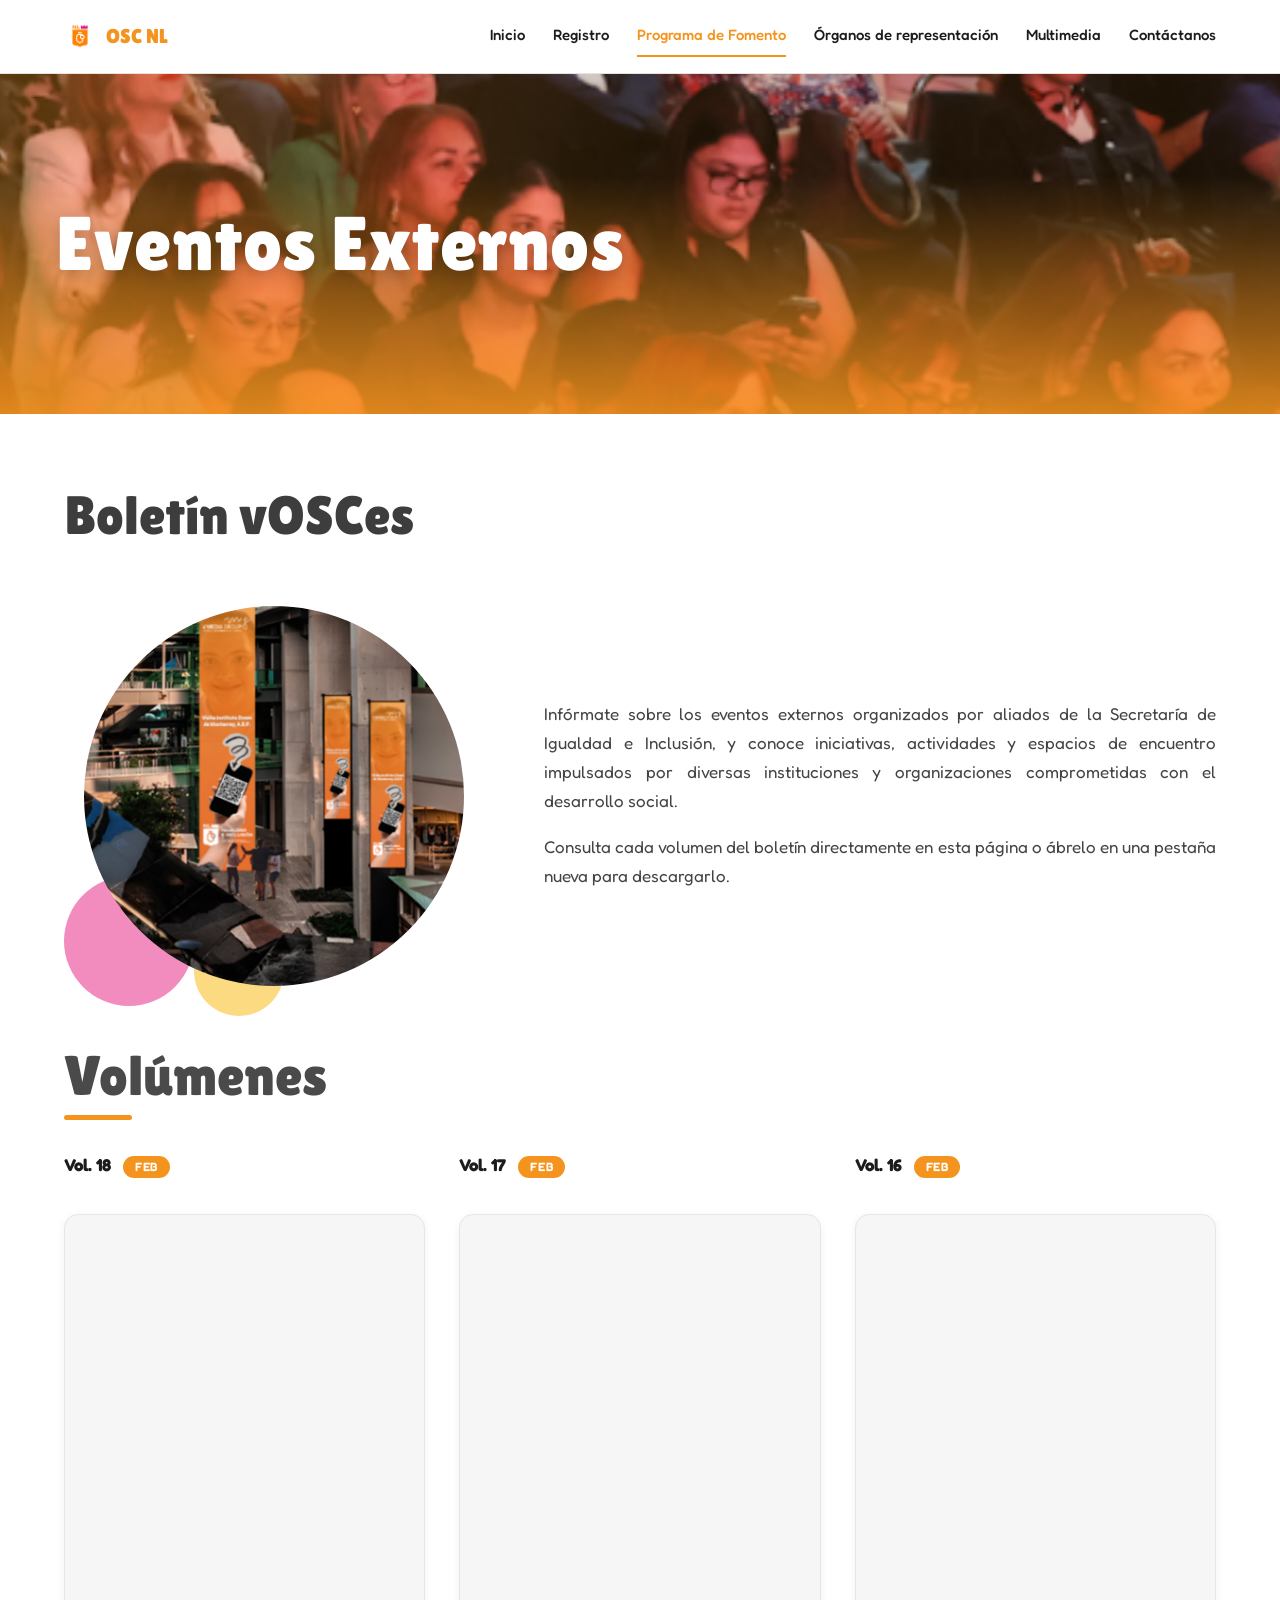
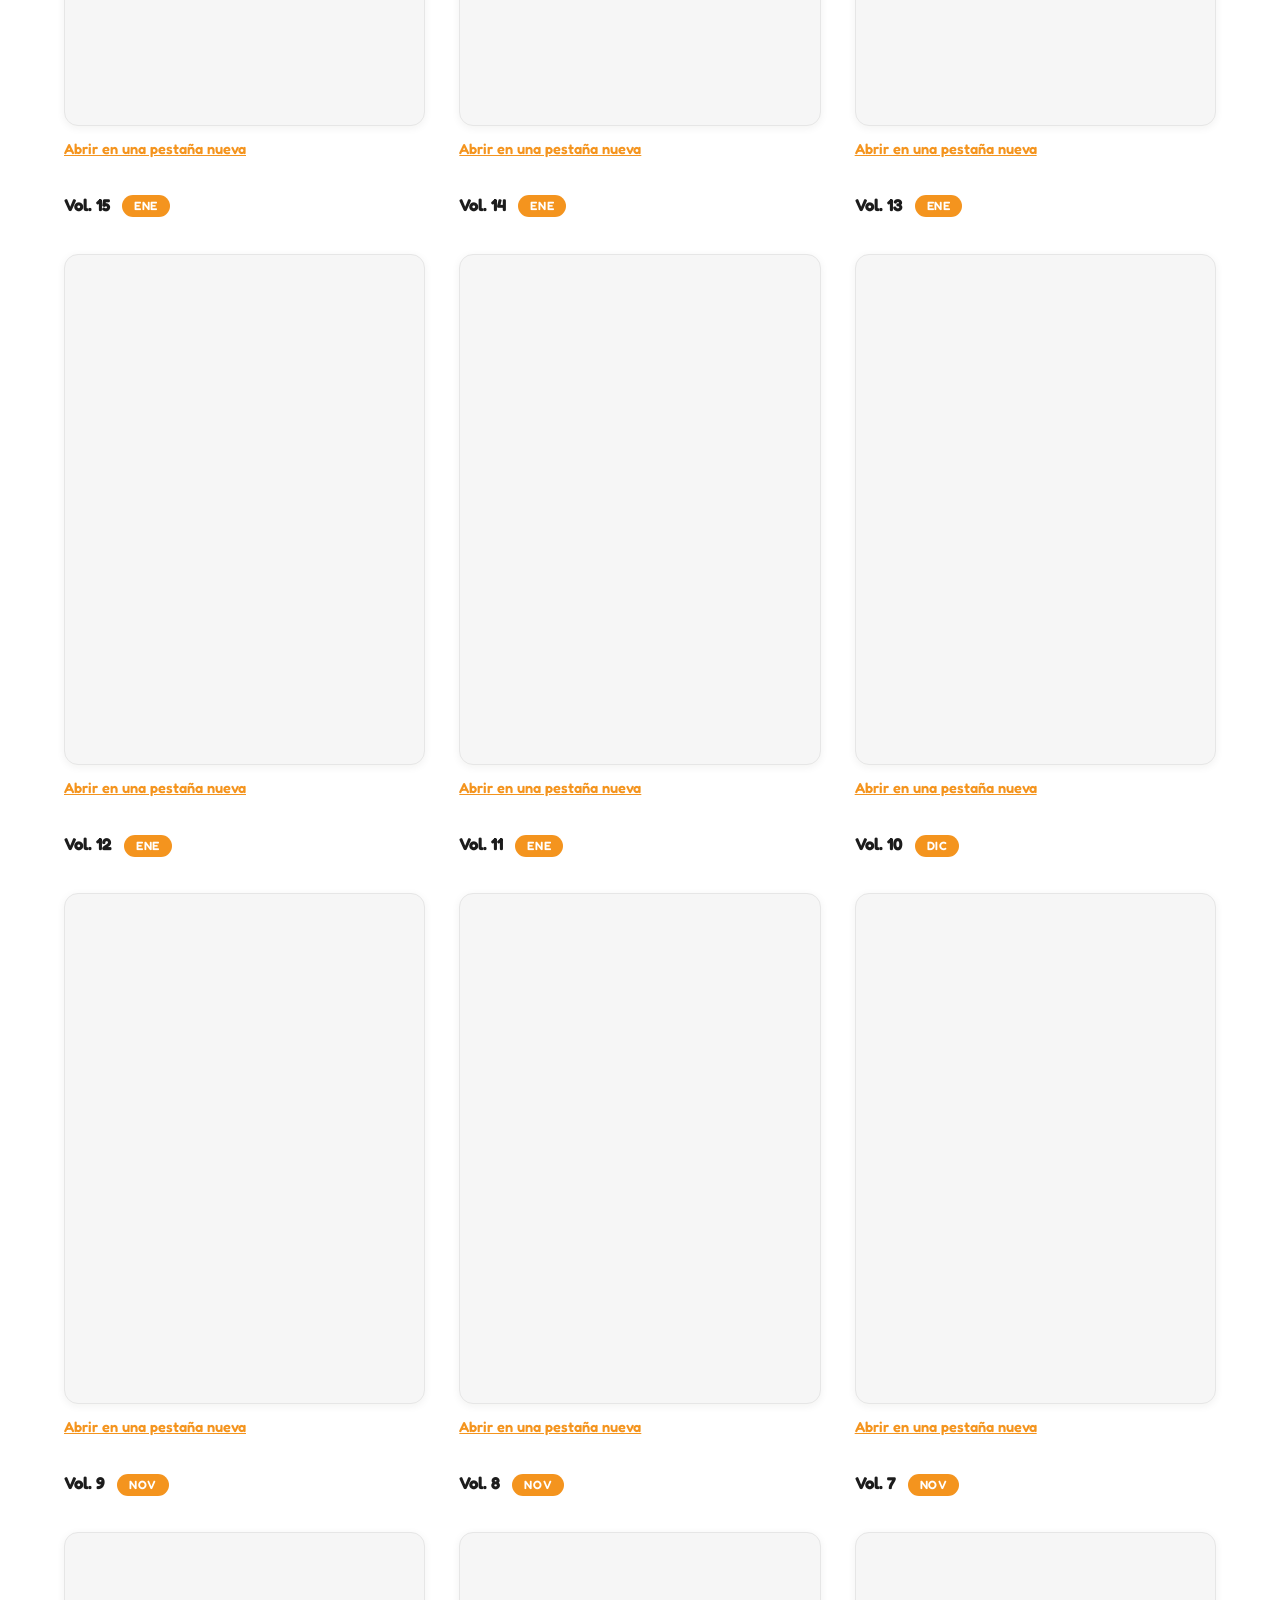
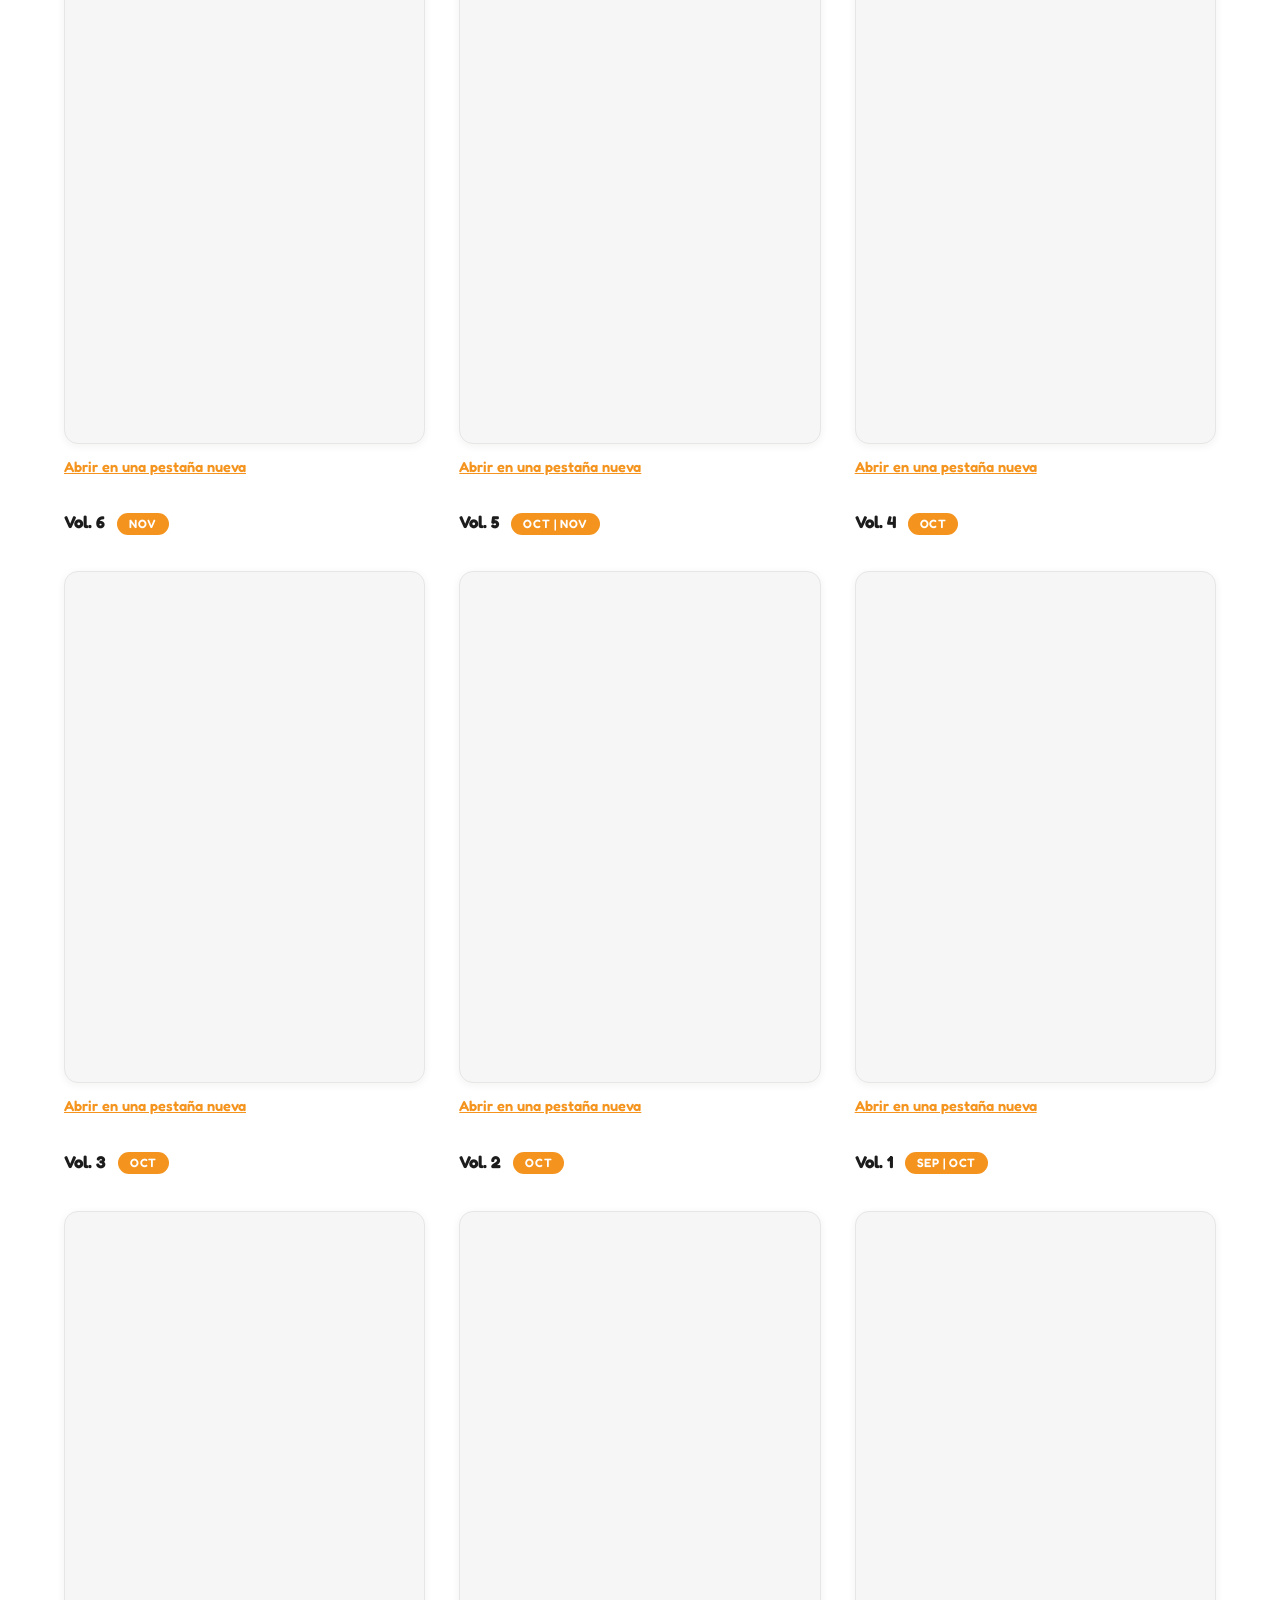
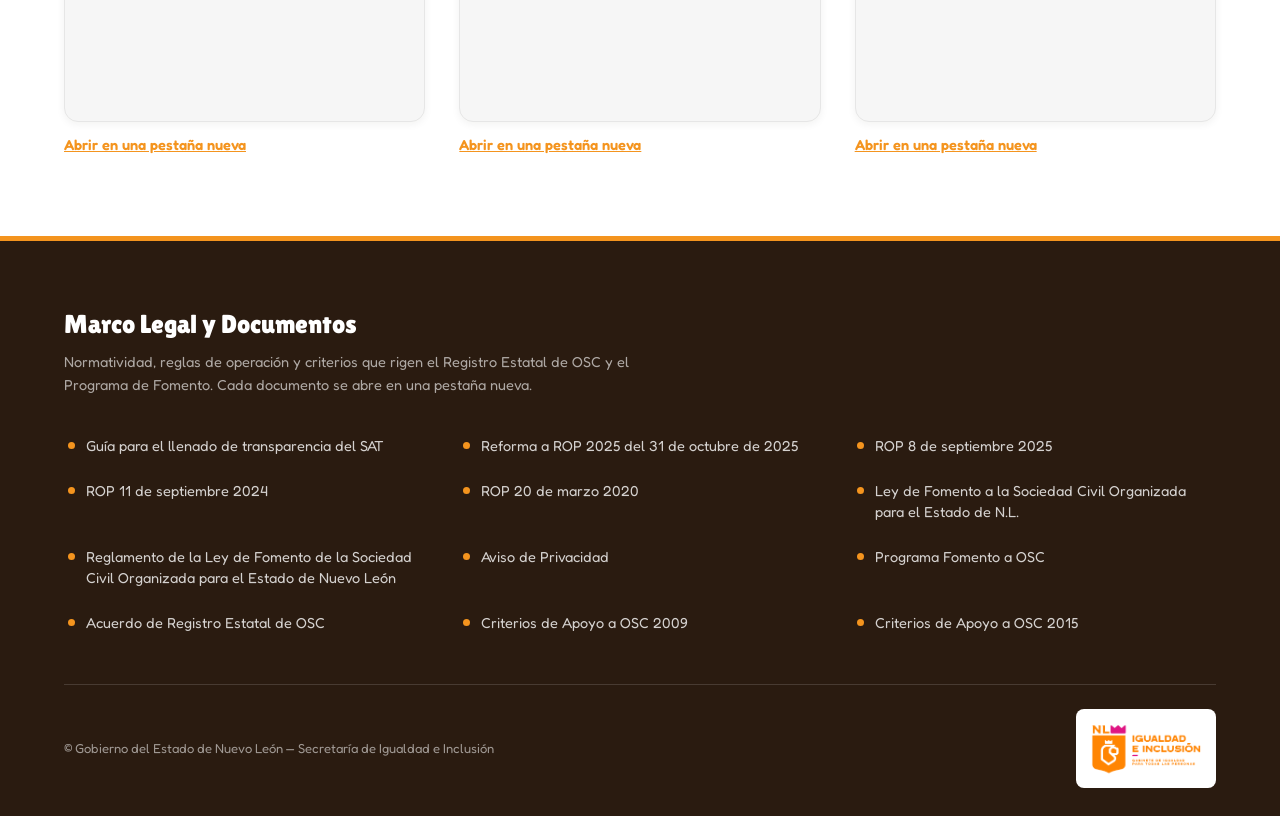
<file: programa-de-fomento-eventos.html>
<!DOCTYPE html>
<html lang="es-419">
<head>
  <meta charset="UTF-8">
  <meta name="viewport" content="width=device-width, initial-scale=1.0">
  <title>OSC NL - Eventos Externos</title>
  <meta name="description" content="Boletín vOSCes: eventos e iniciativas organizados por aliados de la Secretaría de Igualdad e Inclusión de Nuevo León.">
  <link rel="stylesheet" href="css/styles.css">
</head>
<body data-page-actual="fomento">

  <!-- HEADER / NAV -->
  <div id="header-placeholder"></div>

  <!-- HERO: foto panorámica con degradado naranja -->
  <section class="hero hero-banner hero-foto-fomento">
    <div class="hero-content">
      <h1>Eventos Externos</h1>
    </div>
  </section>

  <!-- INTRO -->
  <section class="intro-block">
    <div class="container">
      <h2 class="intro-titulo intro-titulo-izquierda">Boletín vOSCes</h2>

      <div class="intro-grid">
        <div class="intro-media">
          <span class="intro-dot intro-dot-rosa-grande"></span>
          <span class="intro-dot intro-dot-amarillo"></span>
          <img src="images/feature-multimedia.png" alt="Eventos externos de la Secretaría de Igualdad e Inclusión" class="intro-photo">
        </div>

        <div class="intro-texto">
          <p>Infórmate sobre los eventos externos organizados por aliados de la Secretaría de Igualdad e Inclusión, y conoce iniciativas, actividades y espacios de encuentro impulsados por diversas instituciones y organizaciones comprometidas con el desarrollo social.</p>
          <p>Consulta cada volumen del boletín directamente en esta página o ábrelo en una pestaña nueva para descargarlo.</p>
        </div>
      </div>
    </div>
  </section>

  <!-- VOLÚMENES DEL BOLETÍN -->
  <section class="pdf-block">
    <div class="container">
      <h2 class="seccion-titulo">Volúmenes</h2>

      <div class="pdf-grid pdf-grid-boletines">
        <article class="pdf-card">
          <h3 class="pdf-card-titulo">Vol. 18 <span class="pdf-card-mes">FEB</span></h3>
          <div class="pdf-embed pdf-embed-boletin">
            <iframe src="https://drive.google.com/file/d/1bxssJ4tWFbLre4JRMH1yIu3UVXlQgQ00/preview"
                    title="Boletín vOSCes Vol. 18" allowfullscreen loading="lazy"></iframe>
          </div>
          <a href="https://drive.google.com/file/d/1bxssJ4tWFbLre4JRMH1yIu3UVXlQgQ00/view" target="_blank" rel="noopener" class="pdf-card-link">Abrir en una pestaña nueva</a>
        </article>

        <article class="pdf-card">
          <h3 class="pdf-card-titulo">Vol. 17 <span class="pdf-card-mes">FEB</span></h3>
          <div class="pdf-embed pdf-embed-boletin">
            <iframe src="https://drive.google.com/file/d/18WbNz20CcoiWFVnDua6T3-bekoNnZYcu/preview"
                    title="Boletín vOSCes Vol. 17" allowfullscreen loading="lazy"></iframe>
          </div>
          <a href="https://drive.google.com/file/d/18WbNz20CcoiWFVnDua6T3-bekoNnZYcu/view" target="_blank" rel="noopener" class="pdf-card-link">Abrir en una pestaña nueva</a>
        </article>

        <article class="pdf-card">
          <h3 class="pdf-card-titulo">Vol. 16 <span class="pdf-card-mes">FEB</span></h3>
          <div class="pdf-embed pdf-embed-boletin">
            <iframe src="https://drive.google.com/file/d/19y9A3ZtMrlWoKisU-VY6o5C6lf2KiDFj/preview"
                    title="Boletín vOSCes Vol. 16" allowfullscreen loading="lazy"></iframe>
          </div>
          <a href="https://drive.google.com/file/d/19y9A3ZtMrlWoKisU-VY6o5C6lf2KiDFj/view" target="_blank" rel="noopener" class="pdf-card-link">Abrir en una pestaña nueva</a>
        </article>

        <article class="pdf-card">
          <h3 class="pdf-card-titulo">Vol. 15 <span class="pdf-card-mes">ENE</span></h3>
          <div class="pdf-embed pdf-embed-boletin">
            <iframe src="https://drive.google.com/file/d/1auaZo9ceQRbv9WnOyqR8vqAZTtCTlLWw/preview"
                    title="Boletín vOSCes Vol. 15" allowfullscreen loading="lazy"></iframe>
          </div>
          <a href="https://drive.google.com/file/d/1auaZo9ceQRbv9WnOyqR8vqAZTtCTlLWw/view" target="_blank" rel="noopener" class="pdf-card-link">Abrir en una pestaña nueva</a>
        </article>

        <article class="pdf-card">
          <h3 class="pdf-card-titulo">Vol. 14 <span class="pdf-card-mes">ENE</span></h3>
          <div class="pdf-embed pdf-embed-boletin">
            <iframe src="https://drive.google.com/file/d/1fNP_dk2v8cCdElMk1BBvJGahO7T5TIfo/preview"
                    title="Boletín vOSCes Vol. 14" allowfullscreen loading="lazy"></iframe>
          </div>
          <a href="https://drive.google.com/file/d/1fNP_dk2v8cCdElMk1BBvJGahO7T5TIfo/view" target="_blank" rel="noopener" class="pdf-card-link">Abrir en una pestaña nueva</a>
        </article>

        <article class="pdf-card">
          <h3 class="pdf-card-titulo">Vol. 13 <span class="pdf-card-mes">ENE</span></h3>
          <div class="pdf-embed pdf-embed-boletin">
            <iframe src="https://drive.google.com/file/d/1C4QYsDBNAUyx1Q5arpoBHvdkhegC3q5t/preview"
                    title="Boletín vOSCes Vol. 13" allowfullscreen loading="lazy"></iframe>
          </div>
          <a href="https://drive.google.com/file/d/1C4QYsDBNAUyx1Q5arpoBHvdkhegC3q5t/view" target="_blank" rel="noopener" class="pdf-card-link">Abrir en una pestaña nueva</a>
        </article>

        <article class="pdf-card">
          <h3 class="pdf-card-titulo">Vol. 12 <span class="pdf-card-mes">ENE</span></h3>
          <div class="pdf-embed pdf-embed-boletin">
            <iframe src="https://drive.google.com/file/d/1Bc0LOQpWLXyZAe8Pwqz1C2lu_RO9ggnZ/preview"
                    title="Boletín vOSCes Vol. 12" allowfullscreen loading="lazy"></iframe>
          </div>
          <a href="https://drive.google.com/file/d/1Bc0LOQpWLXyZAe8Pwqz1C2lu_RO9ggnZ/view" target="_blank" rel="noopener" class="pdf-card-link">Abrir en una pestaña nueva</a>
        </article>

        <article class="pdf-card">
          <h3 class="pdf-card-titulo">Vol. 11 <span class="pdf-card-mes">ENE</span></h3>
          <div class="pdf-embed pdf-embed-boletin">
            <iframe src="https://drive.google.com/file/d/1o9w6JKXcymyVywH7Umu2XDLjJdc_Fa33/preview"
                    title="Boletín vOSCes Vol. 11" allowfullscreen loading="lazy"></iframe>
          </div>
          <a href="https://drive.google.com/file/d/1o9w6JKXcymyVywH7Umu2XDLjJdc_Fa33/view" target="_blank" rel="noopener" class="pdf-card-link">Abrir en una pestaña nueva</a>
        </article>

        <article class="pdf-card">
          <h3 class="pdf-card-titulo">Vol. 10 <span class="pdf-card-mes">DIC</span></h3>
          <div class="pdf-embed pdf-embed-boletin">
            <iframe src="https://drive.google.com/file/d/1Nc_txswmN6eBqtNxw8iTWwoQq1-XwKLb/preview"
                    title="Boletín vOSCes Vol. 10" allowfullscreen loading="lazy"></iframe>
          </div>
          <a href="https://drive.google.com/file/d/1Nc_txswmN6eBqtNxw8iTWwoQq1-XwKLb/view" target="_blank" rel="noopener" class="pdf-card-link">Abrir en una pestaña nueva</a>
        </article>

        <article class="pdf-card">
          <h3 class="pdf-card-titulo">Vol. 9 <span class="pdf-card-mes">NOV</span></h3>
          <div class="pdf-embed pdf-embed-boletin">
            <iframe src="https://drive.google.com/file/d/1tE4byVSCZ53_p429BVekIpy3F6tHWV7R/preview"
                    title="Boletín vOSCes Vol. 9" allowfullscreen loading="lazy"></iframe>
          </div>
          <a href="https://drive.google.com/file/d/1tE4byVSCZ53_p429BVekIpy3F6tHWV7R/view" target="_blank" rel="noopener" class="pdf-card-link">Abrir en una pestaña nueva</a>
        </article>

        <article class="pdf-card">
          <h3 class="pdf-card-titulo">Vol. 8 <span class="pdf-card-mes">NOV</span></h3>
          <div class="pdf-embed pdf-embed-boletin">
            <iframe src="https://drive.google.com/file/d/1SqFstJlw4T8rmuW_c7RDoJX4a9Z0Pk1i/preview"
                    title="Boletín vOSCes Vol. 8" allowfullscreen loading="lazy"></iframe>
          </div>
          <a href="https://drive.google.com/file/d/1SqFstJlw4T8rmuW_c7RDoJX4a9Z0Pk1i/view" target="_blank" rel="noopener" class="pdf-card-link">Abrir en una pestaña nueva</a>
        </article>

        <article class="pdf-card">
          <h3 class="pdf-card-titulo">Vol. 7 <span class="pdf-card-mes">NOV</span></h3>
          <div class="pdf-embed pdf-embed-boletin">
            <iframe src="https://drive.google.com/file/d/19J-lLTDfjyTZE2XCoAFUzuJjNNuz4wkc/preview"
                    title="Boletín vOSCes Vol. 7" allowfullscreen loading="lazy"></iframe>
          </div>
          <a href="https://drive.google.com/file/d/19J-lLTDfjyTZE2XCoAFUzuJjNNuz4wkc/view" target="_blank" rel="noopener" class="pdf-card-link">Abrir en una pestaña nueva</a>
        </article>

        <article class="pdf-card">
          <h3 class="pdf-card-titulo">Vol. 6 <span class="pdf-card-mes">NOV</span></h3>
          <div class="pdf-embed pdf-embed-boletin">
            <iframe src="https://drive.google.com/file/d/1MDf2qf0NLvvMNZ48cO6dQOMYNGTVOhxD/preview"
                    title="Boletín vOSCes Vol. 6" allowfullscreen loading="lazy"></iframe>
          </div>
          <a href="https://drive.google.com/file/d/1MDf2qf0NLvvMNZ48cO6dQOMYNGTVOhxD/view" target="_blank" rel="noopener" class="pdf-card-link">Abrir en una pestaña nueva</a>
        </article>

        <article class="pdf-card">
          <h3 class="pdf-card-titulo">Vol. 5 <span class="pdf-card-mes">OCT | NOV</span></h3>
          <div class="pdf-embed pdf-embed-boletin">
            <iframe src="https://drive.google.com/file/d/13kaEuiBNUOvmZC3dL5777UNZgWlFLbri/preview"
                    title="Boletín vOSCes Vol. 5" allowfullscreen loading="lazy"></iframe>
          </div>
          <a href="https://drive.google.com/file/d/13kaEuiBNUOvmZC3dL5777UNZgWlFLbri/view" target="_blank" rel="noopener" class="pdf-card-link">Abrir en una pestaña nueva</a>
        </article>

        <article class="pdf-card">
          <h3 class="pdf-card-titulo">Vol. 4 <span class="pdf-card-mes">OCT</span></h3>
          <div class="pdf-embed pdf-embed-boletin">
            <iframe src="https://drive.google.com/file/d/15ubM8N6Ga_A9DkEeTzZ84iAuT2ipM7HO/preview"
                    title="Boletín vOSCes Vol. 4" allowfullscreen loading="lazy"></iframe>
          </div>
          <a href="https://drive.google.com/file/d/15ubM8N6Ga_A9DkEeTzZ84iAuT2ipM7HO/view" target="_blank" rel="noopener" class="pdf-card-link">Abrir en una pestaña nueva</a>
        </article>

        <article class="pdf-card">
          <h3 class="pdf-card-titulo">Vol. 3 <span class="pdf-card-mes">OCT</span></h3>
          <div class="pdf-embed pdf-embed-boletin">
            <iframe src="https://drive.google.com/file/d/19IfKlQ0l9aTx7j2gVhcoQod06In2niqJ/preview"
                    title="Boletín vOSCes Vol. 3" allowfullscreen loading="lazy"></iframe>
          </div>
          <a href="https://drive.google.com/file/d/19IfKlQ0l9aTx7j2gVhcoQod06In2niqJ/view" target="_blank" rel="noopener" class="pdf-card-link">Abrir en una pestaña nueva</a>
        </article>

        <article class="pdf-card">
          <h3 class="pdf-card-titulo">Vol. 2 <span class="pdf-card-mes">OCT</span></h3>
          <div class="pdf-embed pdf-embed-boletin">
            <iframe src="https://drive.google.com/file/d/1wXLrsxLuTLvqZ251_VP_K3QemIxPKfdd/preview"
                    title="Boletín vOSCes Vol. 2" allowfullscreen loading="lazy"></iframe>
          </div>
          <a href="https://drive.google.com/file/d/1wXLrsxLuTLvqZ251_VP_K3QemIxPKfdd/view" target="_blank" rel="noopener" class="pdf-card-link">Abrir en una pestaña nueva</a>
        </article>

        <article class="pdf-card">
          <h3 class="pdf-card-titulo">Vol. 1 <span class="pdf-card-mes">SEP | OCT</span></h3>
          <div class="pdf-embed pdf-embed-boletin">
            <iframe src="https://drive.google.com/file/d/1JHR5bkwYo2GCZUpptuHtB3QczoOBK05V/preview"
                    title="Boletín vOSCes Vol. 1" allowfullscreen loading="lazy"></iframe>
          </div>
          <a href="https://drive.google.com/file/d/1JHR5bkwYo2GCZUpptuHtB3QczoOBK05V/view" target="_blank" rel="noopener" class="pdf-card-link">Abrir en una pestaña nueva</a>
        </article>
      </div>
    </div>
  </section>

  <!-- FOOTER: DOCUMENTOS Y MARCO LEGAL -->
  <div id="footer-placeholder"></div>

  <script src="js/main.js"></script>
</body>
</html>
</file>
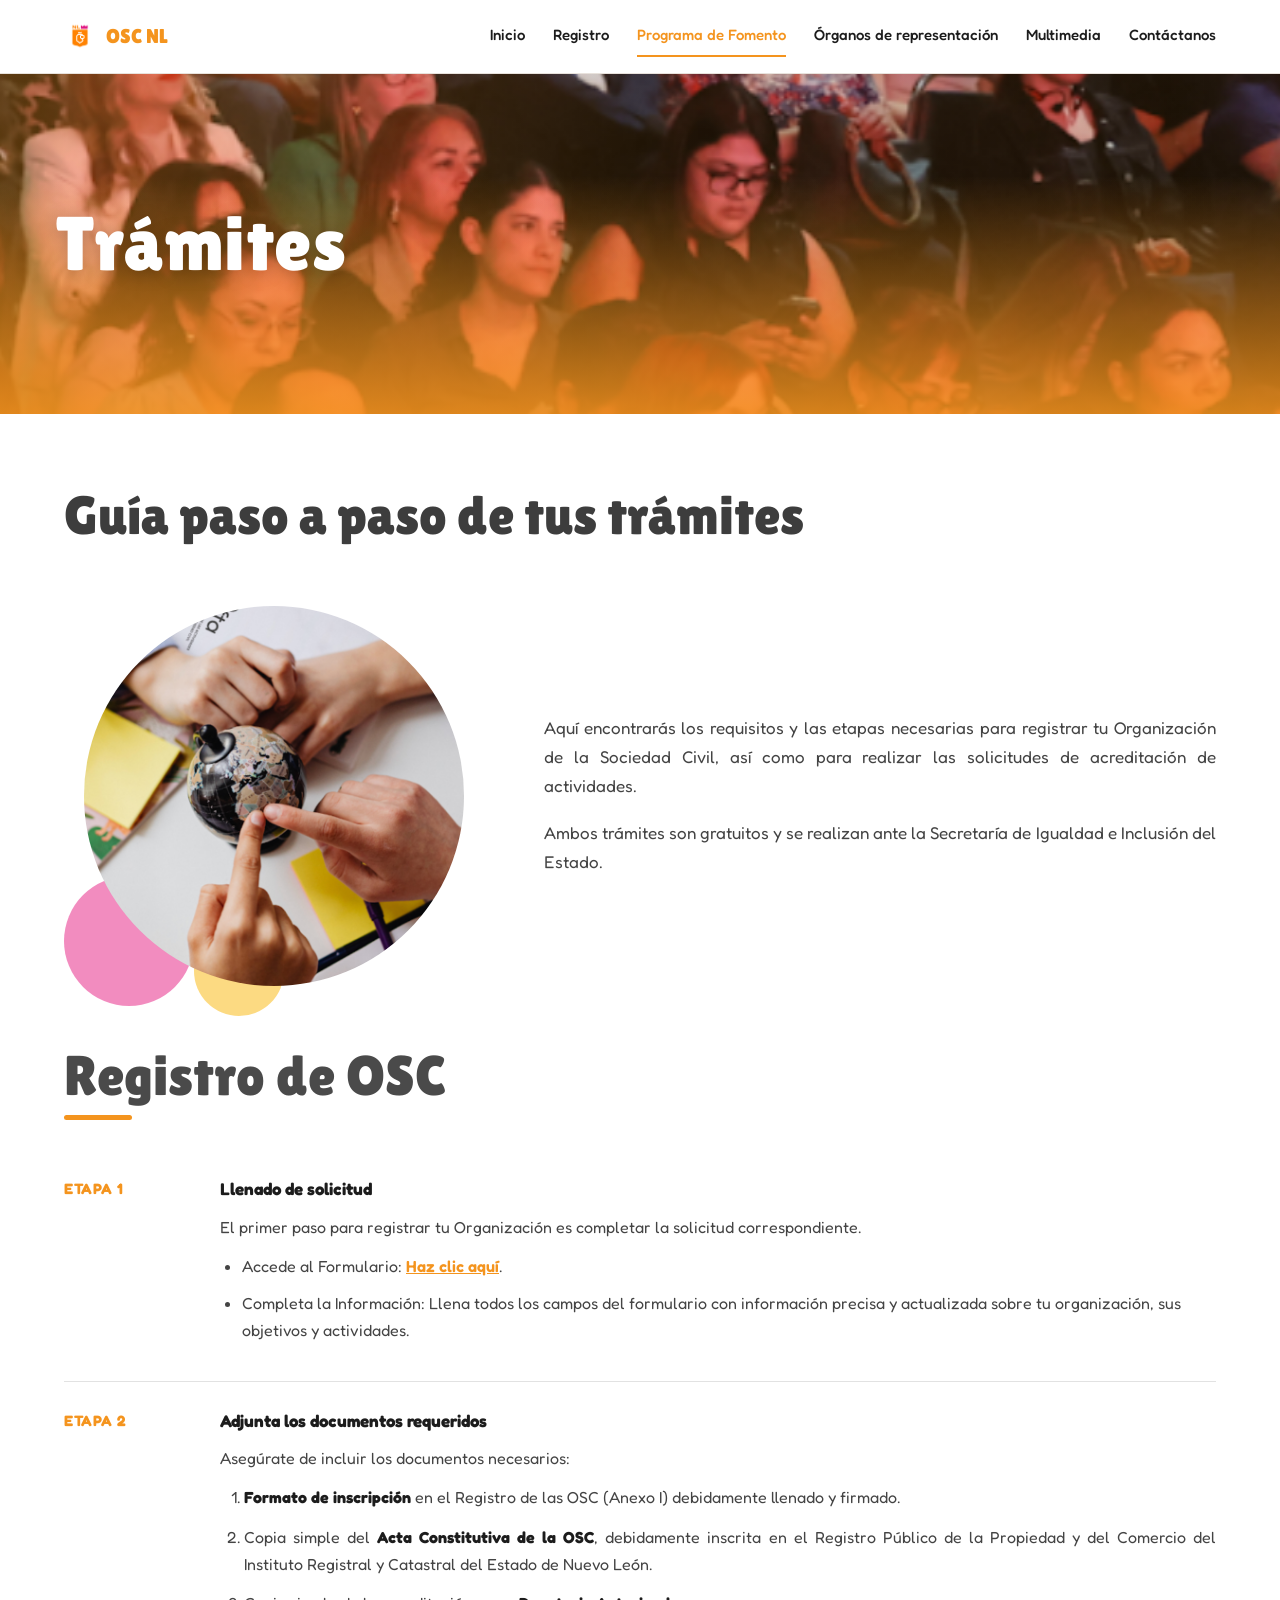
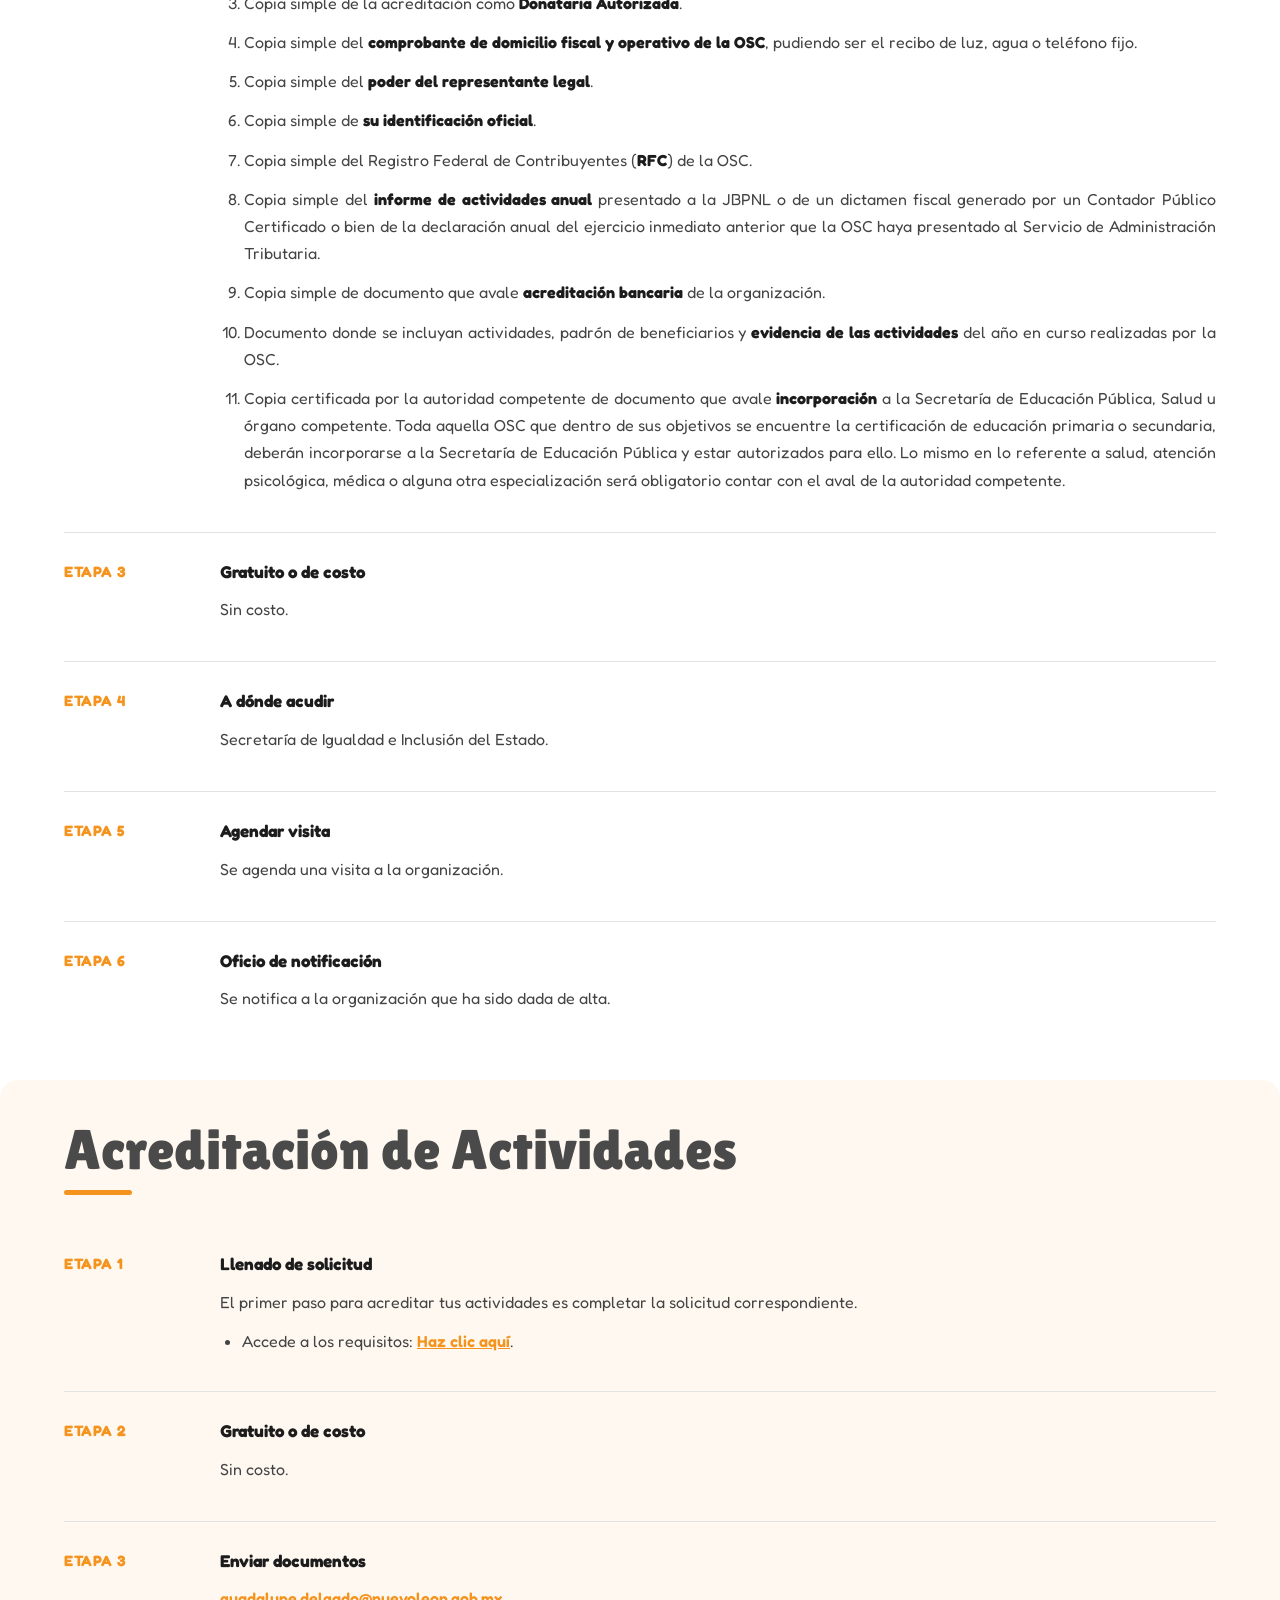
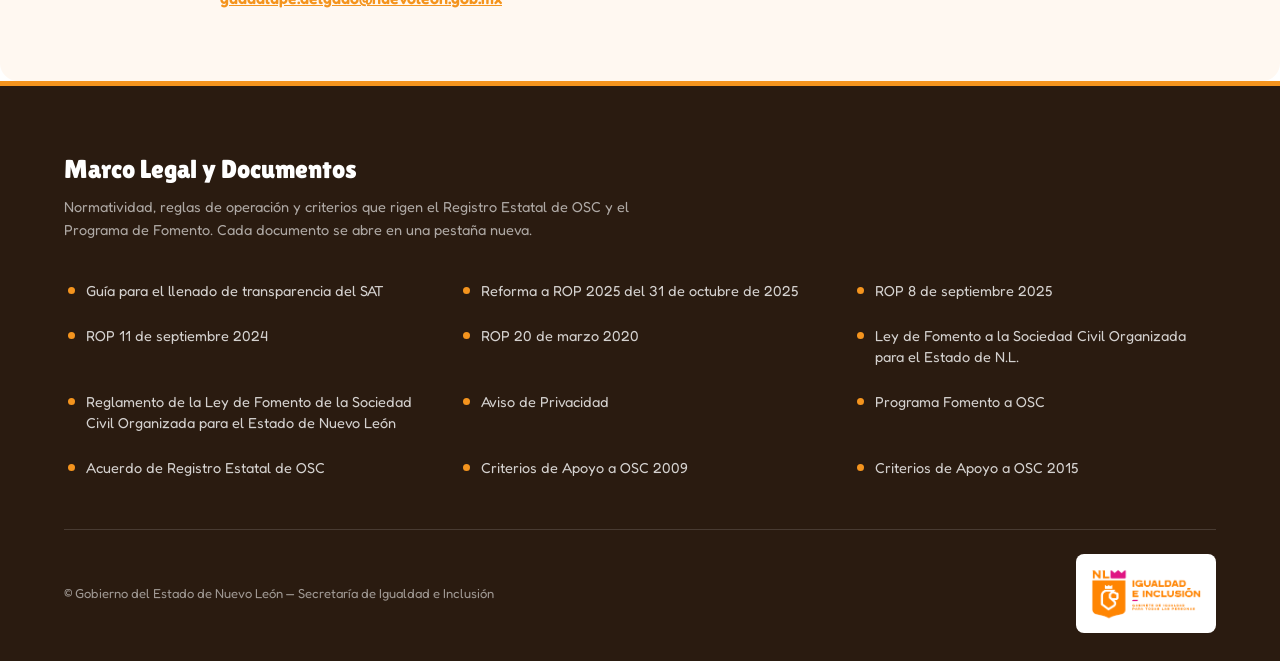
<file: programa-de-fomento-tramites.html>
<!DOCTYPE html>
<html lang="es-419">
<head>
  <meta charset="UTF-8">
  <meta name="viewport" content="width=device-width, initial-scale=1.0">
  <title>OSC NL - Trámites</title>
  <meta name="description" content="Guía paso a paso para registrar tu Organización de la Sociedad Civil y acreditar sus actividades ante la Secretaría de Igualdad e Inclusión de Nuevo León.">
  <link rel="stylesheet" href="css/styles.css">
</head>
<body data-page-actual="fomento">

  <!-- HEADER / NAV -->
  <div id="header-placeholder"></div>

  <!-- HERO: foto panorámica con degradado naranja -->
  <section class="hero hero-banner hero-foto-fomento">
    <div class="hero-content">
      <h1>Trámites</h1>
    </div>
  </section>

  <!-- INTRO -->
  <section class="intro-block">
    <div class="container">
      <h2 class="intro-titulo intro-titulo-izquierda">Guía paso a paso de tus trámites</h2>

      <div class="intro-grid">
        <div class="intro-media">
          <span class="intro-dot intro-dot-rosa-grande"></span>
          <span class="intro-dot intro-dot-amarillo"></span>
          <img src="images/feature-organos.png" alt="Trámites del Programa de Fomento" class="intro-photo">
        </div>

        <div class="intro-texto">
          <p>Aquí encontrarás los requisitos y las etapas necesarias para registrar tu Organización de la Sociedad Civil, así como para realizar las solicitudes de acreditación de actividades.</p>
          <p>Ambos trámites son gratuitos y se realizan ante la Secretaría de Igualdad e Inclusión del Estado.</p>
        </div>
      </div>
    </div>
  </section>

  <!-- TRÁMITE 1: REGISTRO DE OSC -->
  <section class="tramite-block">
    <div class="container">
      <h2 class="seccion-titulo">Registro de OSC</h2>

      <div class="etapas">

        <article class="etapa">
          <div class="etapa-num">Etapa 1</div>
          <div class="etapa-cuerpo">
            <h3>Llenado de solicitud</h3>
            <p>El primer paso para registrar tu Organización es completar la solicitud correspondiente.</p>
            <ul>
              <li>Accede al Formulario: <a href="https://drive.google.com/file/d/1SUll5aK9j7rvZIBsOIfizrnthM3De_b_/view?usp=drive_link" target="_blank" rel="noopener">Haz clic aquí</a>.</li>
              <li>Completa la Información: Llena todos los campos del formulario con información precisa y actualizada sobre tu organización, sus objetivos y actividades.</li>
            </ul>
          </div>
        </article>

        <article class="etapa">
          <div class="etapa-num">Etapa 2</div>
          <div class="etapa-cuerpo">
            <h3>Adjunta los documentos requeridos</h3>
            <p>Asegúrate de incluir los documentos necesarios:</p>
            <ol class="lista-requisitos">
              <li><strong>Formato de inscripción</strong> en el Registro de las OSC (Anexo I) debidamente llenado y firmado.</li>
              <li>Copia simple del <strong>Acta Constitutiva de la OSC</strong>, debidamente inscrita en el Registro Público de la Propiedad y del Comercio del Instituto Registral y Catastral del Estado de Nuevo León.</li>
              <li>Copia simple de la acreditación como <strong>Donataria Autorizada</strong>.</li>
              <li>Copia simple del <strong>comprobante de domicilio fiscal y operativo de la OSC</strong>, pudiendo ser el recibo de luz, agua o teléfono fijo.</li>
              <li>Copia simple del <strong>poder del representante legal</strong>.</li>
              <li>Copia simple de <strong>su identificación oficial</strong>.</li>
              <li>Copia simple del Registro Federal de Contribuyentes (<strong>RFC</strong>) de la OSC.</li>
              <li>Copia simple del <strong>informe de actividades anual</strong> presentado a la JBPNL o de un dictamen fiscal generado por un Contador Público Certificado o bien de la declaración anual del ejercicio inmediato anterior que la OSC haya presentado al Servicio de Administración Tributaria.</li>
              <li>Copia simple de documento que avale <strong>acreditación bancaria</strong> de la organización.</li>
              <li>Documento donde se incluyan actividades, padrón de beneficiarios y <strong>evidencia de las actividades</strong> del año en curso realizadas por la OSC.</li>
              <li>Copia certificada por la autoridad competente de documento que avale <strong>incorporación</strong> a la Secretaría de Educación Pública, Salud u órgano competente. Toda aquella OSC que dentro de sus objetivos se encuentre la certificación de educación primaria o secundaria, deberán incorporarse a la Secretaría de Educación Pública y estar autorizados para ello. Lo mismo en lo referente a salud, atención psicológica, médica o alguna otra especialización será obligatorio contar con el aval de la autoridad competente.</li>
            </ol>
          </div>
        </article>

        <article class="etapa">
          <div class="etapa-num">Etapa 3</div>
          <div class="etapa-cuerpo">
            <h3>Gratuito o de costo</h3>
            <p>Sin costo.</p>
          </div>
        </article>

        <article class="etapa">
          <div class="etapa-num">Etapa 4</div>
          <div class="etapa-cuerpo">
            <h3>A dónde acudir</h3>
            <p>Secretaría de Igualdad e Inclusión del Estado.</p>
          </div>
        </article>

        <article class="etapa">
          <div class="etapa-num">Etapa 5</div>
          <div class="etapa-cuerpo">
            <h3>Agendar visita</h3>
            <p>Se agenda una visita a la organización.</p>
          </div>
        </article>

        <article class="etapa">
          <div class="etapa-num">Etapa 6</div>
          <div class="etapa-cuerpo">
            <h3>Oficio de notificación</h3>
            <p>Se notifica a la organización que ha sido dada de alta.</p>
          </div>
        </article>

      </div>
    </div>
  </section>

  <!-- TRÁMITE 2: ACREDITACIÓN DE ACTIVIDADES -->
  <section class="tramite-block">
    <div class="container">
      <h2 class="seccion-titulo">Acreditación de Actividades</h2>

      <div class="etapas">

        <article class="etapa">
          <div class="etapa-num">Etapa 1</div>
          <div class="etapa-cuerpo">
            <h3>Llenado de solicitud</h3>
            <p>El primer paso para acreditar tus actividades es completar la solicitud correspondiente.</p>
            <ul>
              <li>Accede a los requisitos: <a href="https://drive.google.com/file/d/1vCyjx257qBG4ITHsQ7_ijrA6ja5ZbKFy/view?usp=sharing" target="_blank" rel="noopener">Haz clic aquí</a>.</li>
            </ul>
          </div>
        </article>

        <article class="etapa">
          <div class="etapa-num">Etapa 2</div>
          <div class="etapa-cuerpo">
            <h3>Gratuito o de costo</h3>
            <p>Sin costo.</p>
          </div>
        </article>

        <article class="etapa">
          <div class="etapa-num">Etapa 3</div>
          <div class="etapa-cuerpo">
            <h3>Enviar documentos</h3>
            <p><a href="mailto:guadalupe.delgado@nuevoleon.gob.mx">guadalupe.delgado@nuevoleon.gob.mx</a></p>
          </div>
        </article>

      </div>
    </div>
  </section>

  <!-- FOOTER: DOCUMENTOS Y MARCO LEGAL -->
  <div id="footer-placeholder"></div>

  <script src="js/main.js"></script>
</body>
</html>
</file>
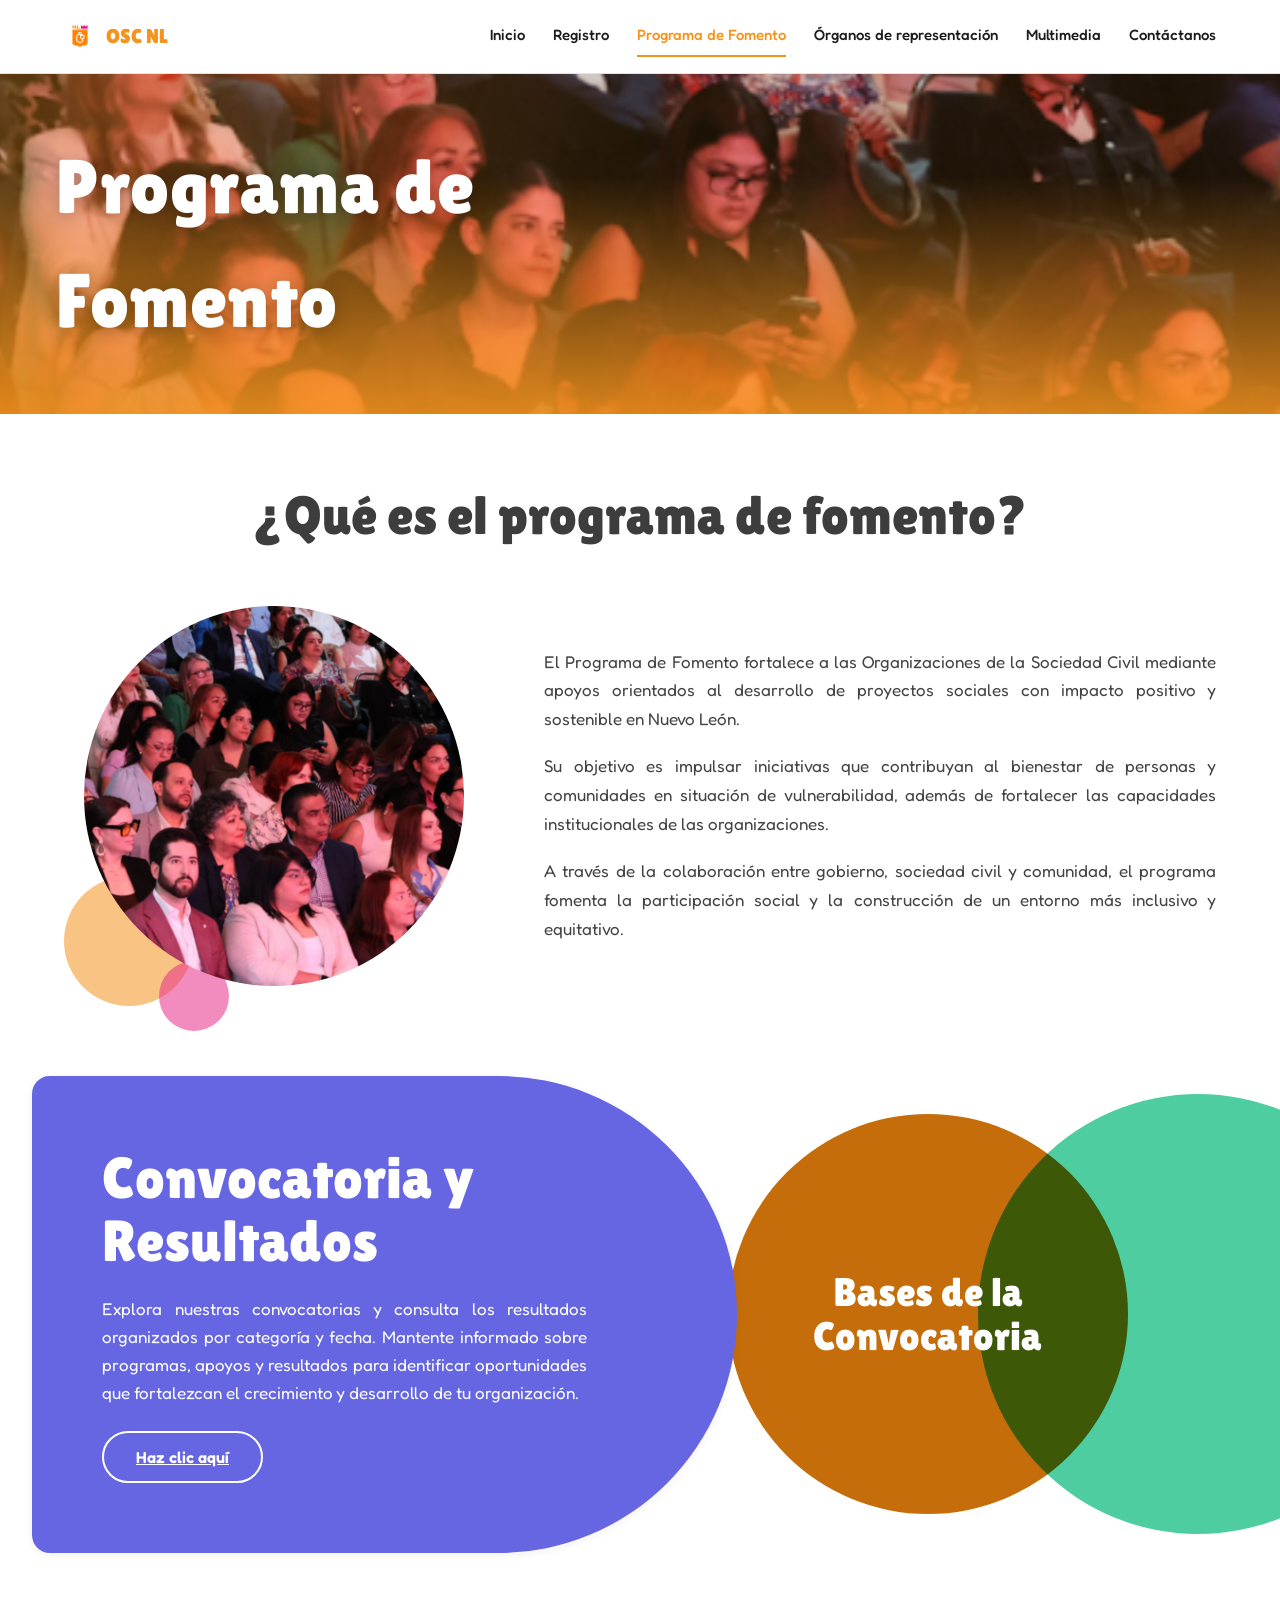
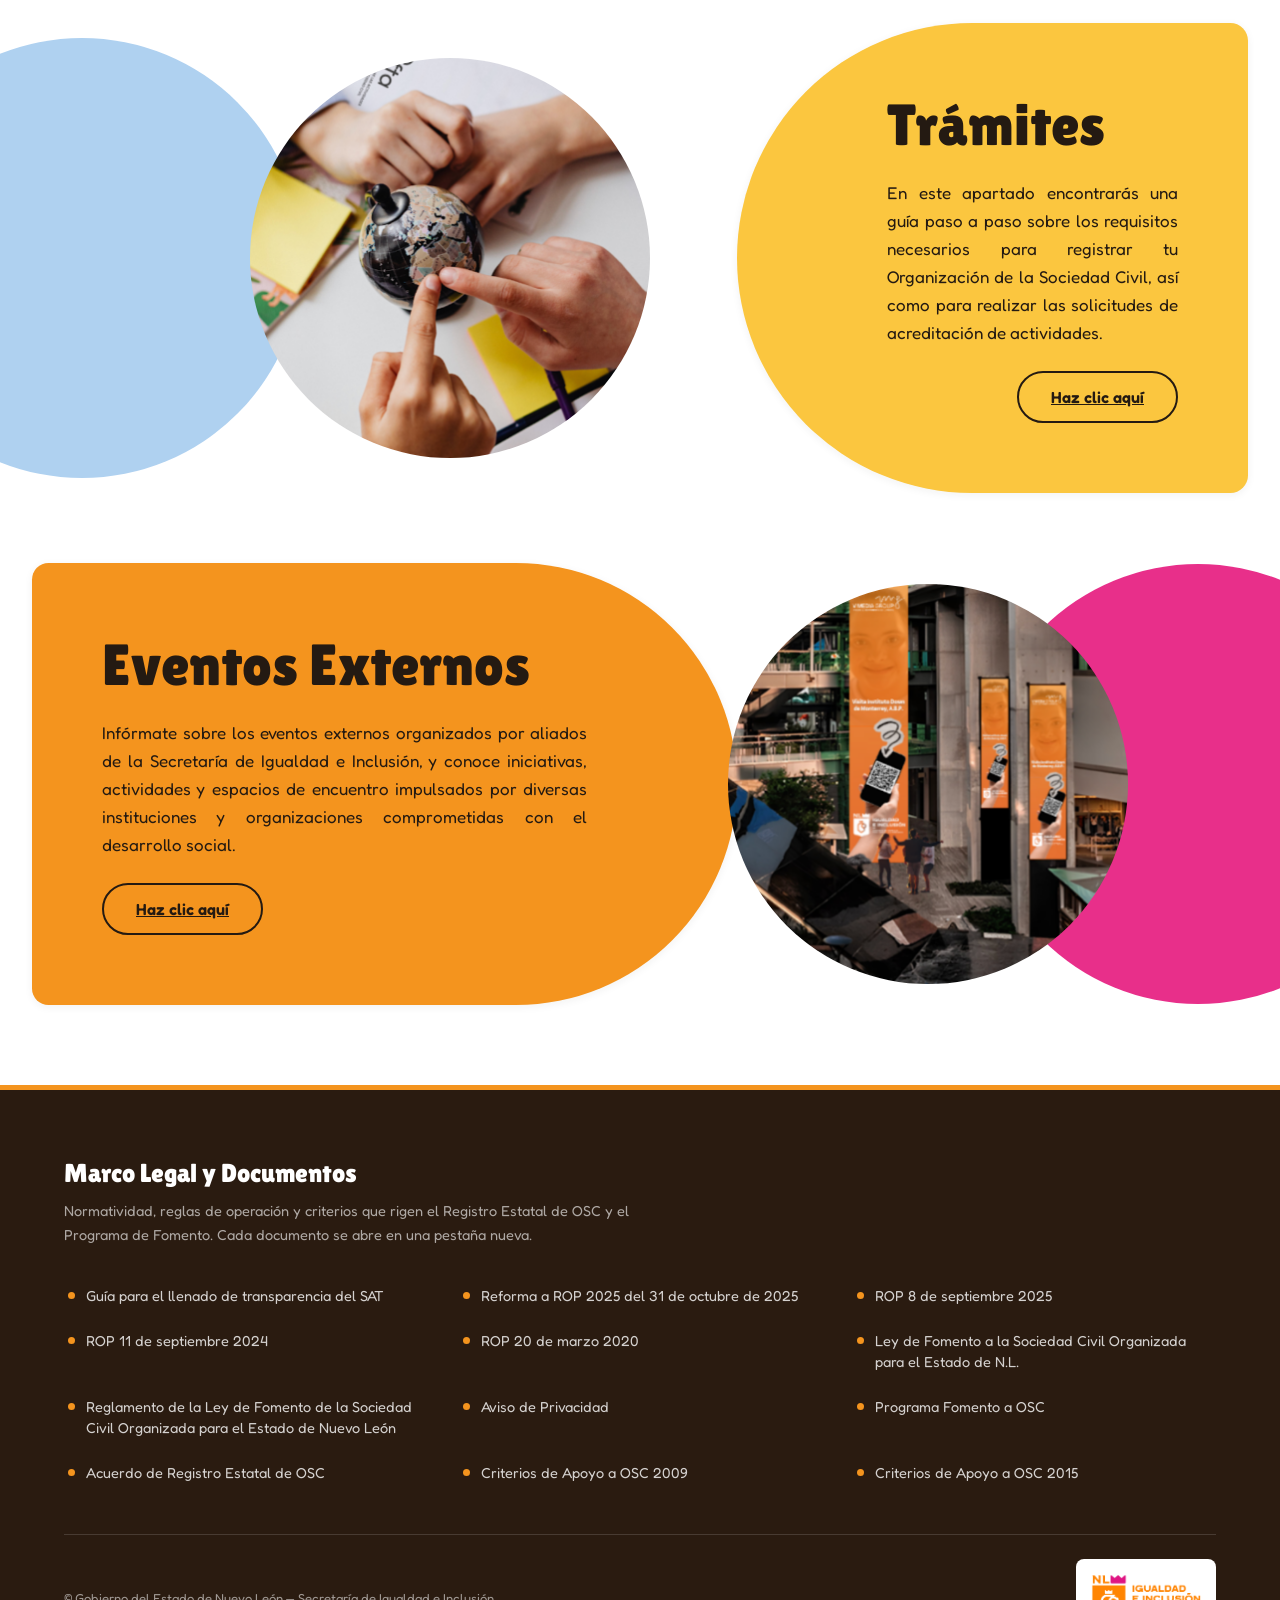
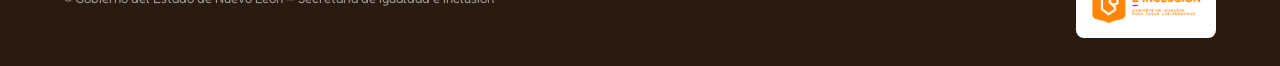
<file: programa-de-fomento.html>
<!DOCTYPE html>
<html lang="es-419">
<head>
  <meta charset="UTF-8">
  <meta name="viewport" content="width=device-width, initial-scale=1.0">
  <title>OSC NL - Programa de Fomento</title>
  <link rel="stylesheet" href="css/styles.css">
</head>
<body data-page-actual="fomento">

  <!-- HEADER / NAV -->
  <div id="header-placeholder"></div>

  <!-- HERO: foto panorámica con degradado naranja -->
  <section class="hero hero-banner hero-foto-fomento">
    <div class="hero-content">
      <h1>Programa de<br>Fomento</h1>
    </div>
  </section>

  <!-- INTRO: ¿Qué es el programa de fomento? -->
  <section class="intro-block">
    <div class="container">
      <h2 class="intro-titulo">¿Qué es el programa de fomento?</h2>

      <div class="intro-grid">
        <div class="intro-media">
          <span class="intro-dot intro-dot-naranja"></span>
          <span class="intro-dot intro-dot-rosa"></span>
          <img src="images/feature-fomento.png" alt="Organizaciones de la Sociedad Civil en un evento del Programa de Fomento" class="intro-photo">
        </div>

        <div class="intro-texto">
          <p>El Programa de Fomento fortalece a las Organizaciones de la Sociedad Civil mediante apoyos orientados al desarrollo de proyectos sociales con impacto positivo y sostenible en Nuevo León.</p>
          <p>Su objetivo es impulsar iniciativas que contribuyan al bienestar de personas y comunidades en situación de vulnerabilidad, además de fortalecer las capacidades institucionales de las organizaciones.</p>
          <p>A través de la colaboración entre gobierno, sociedad civil y comunidad, el programa fomenta la participación social y la construcción de un entorno más inclusivo y equitativo.</p>
        </div>
      </div>
    </div>
  </section>

  <!-- BLOQUES DE ACCIÓN (panel de color + círculo) -->
  <section class="registro-blocks">

    <!-- 1. Convocatoria y Resultados - morado -->
    <article class="reg-block reg-morado">
      <div class="reg-panel">
        <h2>Convocatoria y Resultados</h2>
        <p>Explora nuestras convocatorias y consulta los resultados organizados por categoría y fecha. Mantente informado sobre programas, apoyos y resultados para identificar oportunidades que fortalezcan el crecimiento y desarrollo de tu organización.</p>
        <a href="programa-de-fomento-convocatorias.html" class="btn-outline">Haz clic aquí</a>
      </div>
      <div class="reg-media">
        <span class="reg-shape reg-shape-verde"></span>
        <!-- TODO: enlazar al PDF/página con las bases oficiales de la convocatoria -->
        <a href="programa-de-fomento-convocatorias.html" class="reg-circle reg-circle-naranja">Bases de la Convocatoria</a>
      </div>
    </article>

    <!-- 2. Trámites - amarillo -->
    <article class="reg-block reverse reg-amarillo">
      <div class="reg-panel">
        <h2>Trámites</h2>
        <p>En este apartado encontrarás una guía paso a paso sobre los requisitos necesarios para registrar tu Organización de la Sociedad Civil, así como para realizar las solicitudes de acreditación de actividades.</p>
        <a href="programa-de-fomento-tramites.html" class="btn-outline">Haz clic aquí</a>
      </div>
      <div class="reg-media">
        <span class="reg-shape reg-shape-azul-claro"></span>
        <img src="images/feature-organos.png" alt="Trámites del Programa de Fomento" class="reg-photo">
      </div>
    </article>

    <!-- 3. Eventos Externos - naranja -->
    <article class="reg-block reg-naranja">
      <div class="reg-panel">
        <h2>Eventos Externos</h2>
        <p>Infórmate sobre los eventos externos organizados por aliados de la Secretaría de Igualdad e Inclusión, y conoce iniciativas, actividades y espacios de encuentro impulsados por diversas instituciones y organizaciones comprometidas con el desarrollo social.</p>
        <a href="programa-de-fomento-eventos.html" class="btn-outline">Haz clic aquí</a>
      </div>
      <div class="reg-media">
        <span class="reg-shape reg-shape-rosa"></span>
        <img src="images/feature-multimedia.png" alt="Eventos externos de la Secretaría de Igualdad e Inclusión" class="reg-photo">
      </div>
    </article>

  </section>

  <!-- FOOTER: DOCUMENTOS Y MARCO LEGAL -->
  <div id="footer-placeholder"></div>

  <script src="js/main.js"></script>
</body>
</html>
</file>
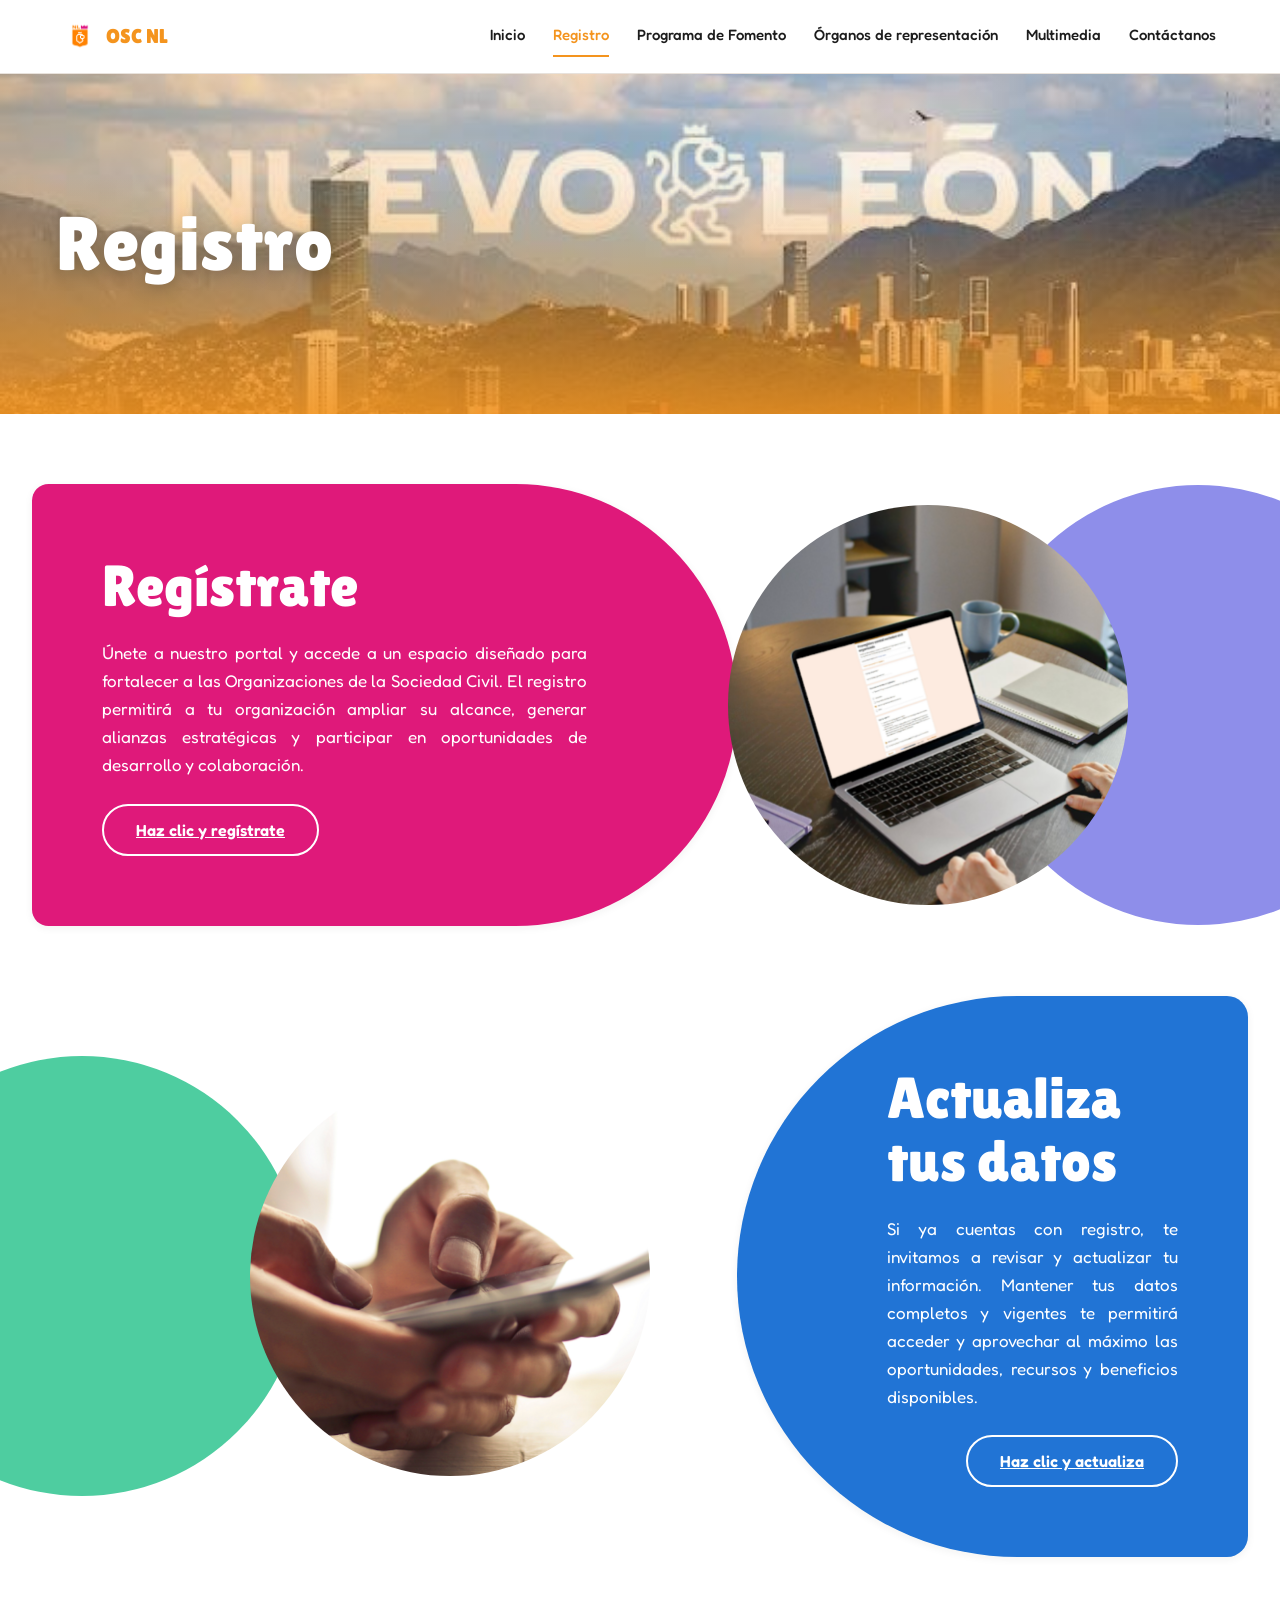
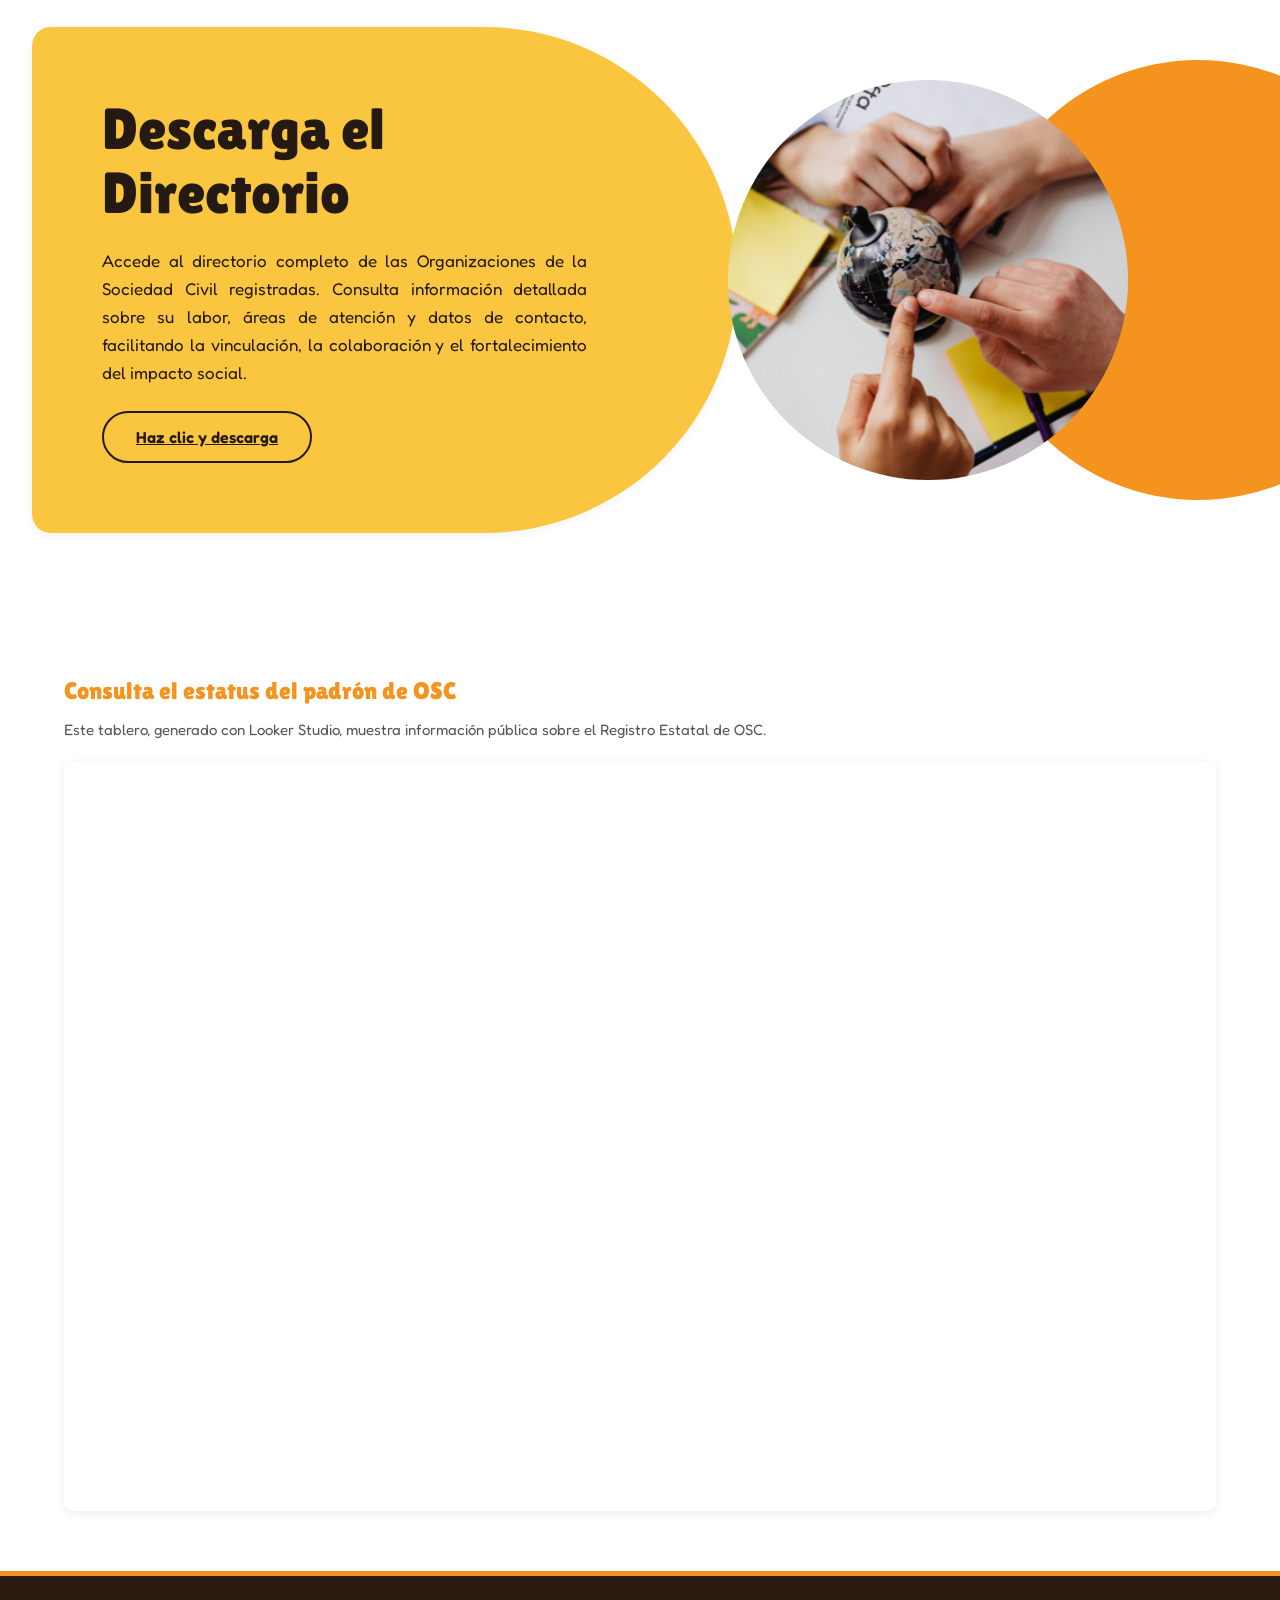
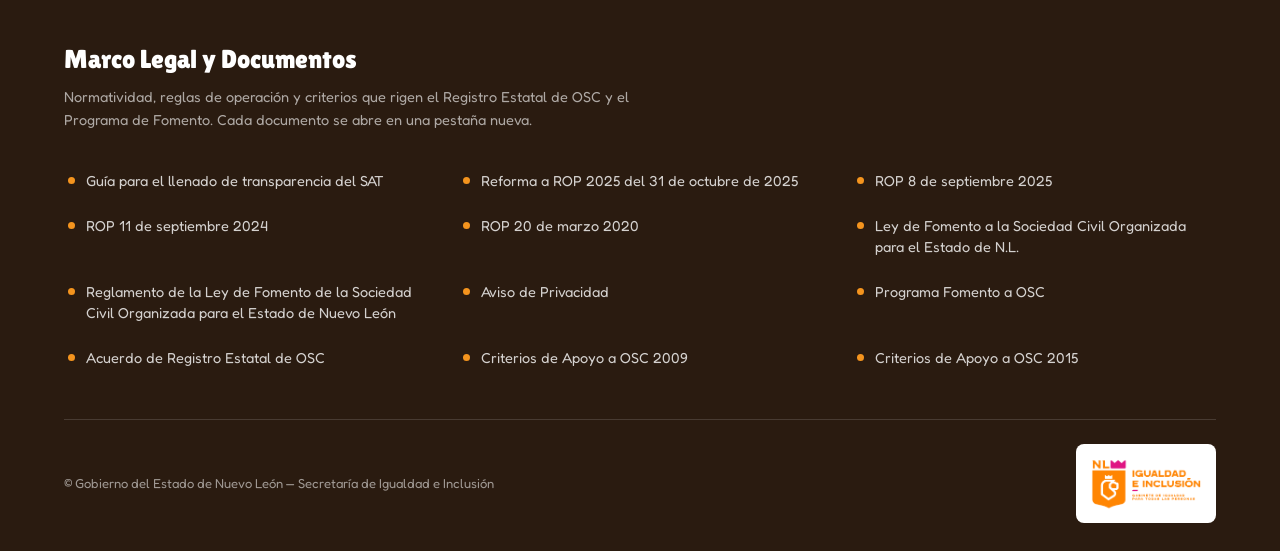
<file: registro.html>
<!DOCTYPE html>
<html lang="es-419">
<head>
  <meta charset="UTF-8">
  <meta name="viewport" content="width=device-width, initial-scale=1.0">
  <title>OSC NL - Registro</title>
  <link rel="stylesheet" href="css/styles.css">
</head>
<body data-page-actual="registro">

  <!-- HEADER / NAV -->
  <div id="header-placeholder"></div>

  <!-- HERO: foto panorámica con degradado naranja -->
  <section class="hero hero-banner hero-foto-registro">
    <div class="hero-content">
      <h1>Registro</h1>
    </div>
  </section>

  <!-- BLOQUES DE ACCIÓN (panel de color + foto circular) -->
  <section class="registro-blocks">

    <!-- 1. Regístrate - rosa -->
    <article class="reg-block reg-rosa">
      <div class="reg-panel">
        <h2>Regístrate</h2>
        <p>Únete a nuestro portal y accede a un espacio diseñado para fortalecer a las Organizaciones de la Sociedad Civil. El registro permitirá a tu organización ampliar su alcance, generar alianzas estratégicas y participar en oportunidades de desarrollo y colaboración.</p>
        <a href="https://docs.google.com/forms/d/1C1yJF6HElhnlopC4dAIW47SQK3JmeodLc9b2fOxi894/edit" target="_blank" class="btn-outline">Haz clic y regístrate</a>
      </div>
      <div class="reg-media">
        <span class="reg-shape reg-shape-morado"></span>
        <img src="images/feature-registro.png" alt="Persona llenando el formulario de preregistro en una laptop" class="reg-photo">
      </div>
    </article>

    <!-- 2. Actualiza tus datos - azul -->
    <article class="reg-block reverse reg-azul">
      <div class="reg-panel">
        <h2>Actualiza tus datos</h2>
        <p>Si ya cuentas con registro, te invitamos a revisar y actualizar tu información. Mantener tus datos completos y vigentes te permitirá acceder y aprovechar al máximo las oportunidades, recursos y beneficios disponibles.</p>
        <!-- TODO: sustituir por el enlace real del formulario de actualización de datos -->
        <a href="#" class="btn-outline">Haz clic y actualiza</a>
      </div>
      <div class="reg-media">
        <span class="reg-shape reg-shape-verde"></span>
        <img src="images/feature-contacto.png" alt="Persona actualizando la información de su organización" class="reg-photo">
      </div>
    </article>

    <!-- 3. Descarga el Directorio - amarillo -->
    <article class="reg-block reg-amarillo">
      <div class="reg-panel">
        <h2>Descarga el Directorio</h2>
        <p>Accede al directorio completo de las Organizaciones de la Sociedad Civil registradas. Consulta información detallada sobre su labor, áreas de atención y datos de contacto, facilitando la vinculación, la colaboración y el fortalecimiento del impacto social.</p>
        <a href="https://docs.google.com/spreadsheets/d/e/2PACX-1vS1TydPrHlnpb8vzODyXyitTkRmqSFQdKZ51pNSMKeTp3ZbwN1JQ9QTyt0IlbL197Sc00Dg2tVPHhIw/pub?output=xlsx" target="_blank" class="btn-outline">Haz clic y descarga</a>
      </div>
      <div class="reg-media">
        <span class="reg-shape reg-shape-naranja"></span>
        <img src="images/feature-organos.png" alt="Directorio de Organizaciones de la Sociedad Civil" class="reg-photo">
      </div>
    </article>

  </section>

  <!-- DASHBOARD EMBEBIDO (Looker Studio) -->
  <section class="registro-content">
    <div class="container">
      <div class="registro-dashboard">
        <h2>Consulta el estatus del padrón de OSC</h2>
        <p>Este tablero, generado con Looker Studio, muestra información pública sobre el Registro Estatal de OSC.</p>
        <div class="dashboard-embed">
          <iframe
            src="https://lookerstudio.google.com/embed/reporting/2748ac74-8fc8-49a3-b923-5628e3e3e6e1/page/Ej7rD"
            frameborder="0"
            style="border:0"
            allowfullscreen
            sandbox="allow-storage-access-by-user-activation allow-scripts allow-same-origin allow-popups allow-popups-to-escape-sandbox">
          </iframe>
        </div>
      </div>
    </div>
  </section>

  <!-- FOOTER: DOCUMENTOS Y MARCO LEGAL -->
  <div id="footer-placeholder"></div>

  <script src="js/main.js"></script>
</body>
</html>
</file>
<file: css/styles.css>
/* ========================================
   FUENTES - Google Fonts
   ======================================== */
   @import url('https://fonts.googleapis.com/css2?family=Fredoka:wght@300..700&family=Lilita+One&display=swap');

   /* ========================================
      VARIABLES - Cambia aquí los colores/fuentes
      ======================================== */
   :root {
     /* --color-azul-marino conserva el nombre de la plantilla original,
        pero hoy vale el naranja institucional. Se mantiene por
        compatibilidad; en código nuevo usa --color-primario. */
     --color-azul-marino: #F4941E;
     --color-primario: #F4941E;
     --color-blanco: #ffffff;
     --color-acento: #F4941E;
     --color-texto: #1c1c1c;
     --fuente-principal: 'Fredoka', sans-serif;
     --fuente-titulos: 'Lilita One', sans-serif;

     /* Colores de sección (paleta real de la marca) */
     --color-naranja: #F4941E;
     --color-rosa: #E82F8A;
     --color-morado: #8E8EEA;
     --color-verde: #4ECDA0;
     --color-azul-claro: #AFD1F0;
     --color-azul: #6BA5E8;
     --color-amarillo: #FBC63F;
     --color-azul-cielo: #8CC4F2;

     /* Tonos de apoyo derivados del naranja institucional */
     --color-naranja-oscuro: #C56D0A;
     --color-tinta: #2A1B10;        /* fondo oscuro del footer */
     --color-tinta-suave: #3B2716;
     --color-crema: #FFF8F1;        /* fondo alterno cálido */

     /* Texto y bordes secundarios, unificados en todo el sitio */
     --color-texto-suave: #55504C;
     --color-borde: #E8E2DC;

     --sombra-sm: 0 2px 8px rgba(42,27,16,0.06);
     --sombra-md: 0 10px 28px rgba(42,27,16,0.10);
     --sombra-lg: 0 20px 48px rgba(42,27,16,0.16);

     --radio: 18px;
     --transicion: 0.22s ease;
   }
   
   /* ========================================
      RESET BÁSICO
      ======================================== */
   * {
     margin: 0;
     padding: 0;
     box-sizing: border-box;
   }
   
   body {
     font-family: var(--fuente-principal);
     color: var(--color-texto);
     background-color: var(--color-blanco);
     line-height: 1.5;
   }
   
   a {
     text-decoration: none;
     color: inherit;
   }
   
   .container {
     max-width: 1200px;
     margin: 0 auto;
     padding: 0 24px;
   }
   
   /* ========================================
      HEADER / NAVEGACIÓN
      ======================================== */
   .site-header {
     background-color: var(--color-blanco);
     border-bottom: 1px solid rgba(0,0,0,0.08);
     position: sticky;
     top: 0;
     z-index: 100;
   }
   
   .nav-container {
     max-width: 1200px;
     margin: 0 auto;
     display: flex;
     align-items: center;
     justify-content: space-between;
     padding: 16px 24px;
   }
   
   .logo {
     display: flex;
     align-items: center;
     gap: 10px;
   }
   
   .logo-img {
     height: 32px;
     width: auto;
     display: block;
   }
   
   .logo-text {
     font-family: var(--fuente-titulos);
     font-weight: 400;
     font-size: 20px;
     color: var(--color-azul-marino);
   }
   
   .main-nav ul {
     display: flex;
     list-style: none;
     gap: 28px;
   }
   
   .main-nav > ul > li {
     position: relative;
   }
   
   .main-nav a {
     font-weight: 500;
     font-size: 15px;
     color: var(--color-texto);
     padding: 8px 0;
     display: inline-block;
   }
   
   .main-nav a.active,
   .main-nav a:hover {
     color: var(--color-azul-marino);
     border-bottom: 2px solid var(--color-acento);
   }
   
   /* Submenús desplegables */
   .has-submenu .submenu {
     display: none;
     position: absolute;
     top: 100%;
     left: 0;
     background: var(--color-blanco);
     box-shadow: 0 4px 12px rgba(0,0,0,0.1);
     min-width: 220px;
     border-radius: 4px;
     overflow: hidden;
     list-style: none;
     z-index: 10;
   }
   
   .has-submenu:hover .submenu {
     display: block;
   }
   
   .submenu li a {
     display: block;
     padding: 12px 16px;
     font-size: 14px;
     border-bottom: none;
   }
   
   .submenu li a:hover {
     background-color: rgba(12,68,102,0.06);
   }
   
   /* Botón hamburguesa (mobile) */
   .menu-toggle {
     display: none;
     flex-direction: column;
     gap: 5px;
     background: none;
     border: none;
     cursor: pointer;
   }
   
   .menu-toggle span {
     width: 26px;
     height: 2px;
     background-color: var(--color-azul-marino);
   }
   
   /* ========================================
      HERO
      ======================================== */
   .hero {
     position: relative;
     height: 400px;
     background-color: var(--color-naranja);
     display: flex;
     align-items: center;
     justify-content: center;
     overflow: hidden;
   }
   
   .hero-with-photo {
     justify-content: space-between;
     padding: 0 60px;
     gap: 40px;
   }
   
   .hero-photo {
     flex-shrink: 0;
     display: flex;
     align-items: center;
   }
   
   .hero-photo img {
     display: block;
     max-width: 100%;
     max-height: 340px;
     width: auto;
     height: auto;
     border-radius: 16px;
     box-shadow: 0 10px 30px rgba(0,0,0,0.25);
   }
   
   .hero-overlay {
     display: none;
   }
   
   .hero-content {
     position: relative;
     z-index: 2;
     text-align: center;
     color: var(--color-blanco);
     padding: 0 24px;
     margin: 0 auto;
     width: 100%;
   }
   
   .hero-with-photo .hero-content {
     text-align: left;
     padding: 0;
     margin: 0;
     width: auto;
   }
   
   .hero-content h1 {
     font-family: var(--fuente-titulos);
     font-weight: 400;
     font-size: 56px;
     margin-bottom: 14px;
     text-shadow: 0 2px 12px rgba(0,0,0,0.18);
     letter-spacing: 0.5px;
   }
   
   .hero-content p {
     font-size: 19px;
     font-weight: 400;
     max-width: 640px;
     margin: 0 auto;
     text-shadow: 0 1px 8px rgba(0,0,0,0.15);
   }
   
   /* ========================================
      BLOQUES DE SECCIÓN (imagen + color alternado)
      ======================================== */
   .feature-blocks {
     display: flex;
     flex-direction: column;
     gap: 28px;
     padding: 40px 24px;
     background-color: #f7f7f7;
   }
   
   .feature-row {
     display: grid;
     grid-template-columns: 1fr 1fr;
     min-height: 480px;
     border-radius: 20px;
     overflow: hidden;
     box-shadow: 0 6px 24px rgba(0,0,0,0.08);
   }
   
   .feature-row.reverse {
     direction: rtl;
   }
   
   .feature-row.reverse > * {
     direction: ltr;
   }
   
   .feature-image {
     background-size: cover;
     background-position: center;
     min-height: 320px;
   }
   
   /* Reemplaza estas URLs por tus propias fotos cuando las tengas */
   .feature-img-registro { background-image: url('../images/feature-registro.png'); }
   .feature-img-fomento { background-image: url('../images/feature-fomento.png'); }
   .feature-img-organos { background-image: url('../images/feature-organos.png'); }
   .feature-img-multimedia { background-image: url('../images/feature-multimedia.png'); }
   .feature-img-contacto { background-image: url('../images/feature-contacto.png'); }
   
   .feature-content {
     display: flex;
     flex-direction: column;
     justify-content: center;
     padding: 60px 70px;
     color: var(--color-blanco);
   }
   
   .feature-content h2 {
     font-family: var(--fuente-titulos);
     font-weight: 400;
     font-size: 46px;
     margin-bottom: 20px;
     line-height: 1.15;
   }
   
   .feature-content p {
     font-size: 16px;
     line-height: 1.6;
     margin-bottom: 16px;
     opacity: 0.95;
   }
   
   .btn-outline {
     display: inline-block;
     margin-top: 12px;
     padding: 12px 32px;
     border: 2px solid var(--color-blanco);
     border-radius: 30px;
     color: var(--color-blanco);
     font-weight: 600;
     text-decoration: underline;
     width: fit-content;
     transition: background-color 0.2s ease, color 0.2s ease;
   }
   
   .btn-outline:hover {
     background-color: var(--color-blanco);
     color: var(--color-texto);
     text-decoration: none;
   }
   
   /* Colores de cada bloque, tomados de la paleta real */
   .feature-naranja { background-color: var(--color-naranja); }
   .feature-rosa { background-color: var(--color-rosa); }
   .feature-morado { background-color: var(--color-morado); }
   .feature-verde { background-color: var(--color-verde); }
   .feature-azul-claro { background-color: var(--color-azul-claro); }
   
   /* ========================================
      FOOTER
      ======================================== */
   /* El footer va sobre tinta oscura: antes era naranja y el hover de los
      enlaces usaba ese mismo naranja, así que el texto desaparecía. */
   .site-footer {
     background-color: var(--color-tinta);
     color: var(--color-blanco);
     padding: 64px 0 28px;
     border-top: 5px solid var(--color-acento);
   }

   .site-footer h2 {
     font-family: var(--fuente-titulos);
     font-weight: 400;
     font-size: 26px;
     margin-bottom: 6px;
   }

   .footer-intro {
     font-size: 14.5px;
     line-height: 1.6;
     color: rgba(255,255,255,0.62);
     margin-bottom: 28px;
     max-width: 620px;
   }

   .doc-list {
     list-style: none;
     display: grid;
     grid-template-columns: repeat(3, 1fr);
     gap: 2px 32px;
     margin-bottom: 40px;
   }

   .doc-list a {
     display: block;
     position: relative;
     padding: 11px 0 11px 22px;
     font-size: 14.5px;
     line-height: 1.45;
     color: rgba(255,255,255,0.8);
     text-decoration: none;
     border-radius: 8px;
     transition: color var(--transicion), background-color var(--transicion);
   }

   /* Viñeta naranja: da el acento de marca sin teñir el texto */
   .doc-list a::before {
     content: "";
     position: absolute;
     left: 4px;
     top: 18px;
     width: 7px;
     height: 7px;
     border-radius: 50%;
     background-color: var(--color-acento);
     transition: transform var(--transicion);
   }

   .doc-list a:hover,
   .doc-list a:focus-visible {
     color: var(--color-blanco);
     background-color: rgba(255,255,255,0.09);
     text-decoration: underline;
     text-underline-offset: 3px;
   }

   .doc-list a:hover::before {
     transform: scale(1.5);
   }

   .footer-bottom-row {
     display: flex;
     align-items: center;
     justify-content: space-between;
     flex-wrap: wrap;
     gap: 20px;
     border-top: 1px solid rgba(255,255,255,0.14);
     padding-top: 24px;
   }

   .footer-note {
     font-size: 13px;
     color: rgba(255,255,255,0.55);
     margin: 0;
   }
   
   .footer-logo-institucional {
     flex-shrink: 0;
   }
   
   .footer-logo-institucional img {
     max-width: 140px;
     width: 100%;
     height: auto;
     background-color: var(--color-blanco);
     padding: 8px 14px;
     border-radius: 8px;
     display: block;
   }
   
   /* ========================================
      HERO PEQUEÑO (páginas internas)
      ======================================== */
   .hero-small {
     height: 220px;
   }
   
   .hero-small .hero-content h1 {
     font-size: 34px;
   }
   
   /* ========================================
      REGISTRO - GRID DE TARJETAS
      ======================================== */
   .registro-content {
     padding: 60px 0;
   }
   
   .registro-grid {
     display: grid;
     grid-template-columns: repeat(3, 1fr);
     gap: 24px;
     margin-bottom: 50px;
   }
   
   .registro-card {
     display: block;
     background: var(--color-blanco);
     border-radius: 8px;
     overflow: hidden;
     box-shadow: 0 2px 10px rgba(0,0,0,0.08);
     transition: transform 0.2s ease, box-shadow 0.2s ease;
   }
   
   .registro-card:hover {
     transform: translateY(-4px);
     box-shadow: 0 8px 20px rgba(0,0,0,0.12);
   }
   
   .registro-card-image {
     height: 160px;
     background-color: var(--color-azul-marino);
     background-size: cover;
     background-position: center;
   }
   
   /* Reemplaza estas URLs por tus propias imágenes cuando las tengas */
   .registro-img-1 { background-image: url('../images/registro-tramites.jpg'); }
   .registro-img-2 { background-image: url('../images/registro-formulario.jpg'); }
   .registro-img-3 { background-image: url('../images/registro-excel.jpg'); }
   
   .pf-img-1 { background-image: url('../images/pf-convocatorias.jpg'); }
   .pf-img-2 { background-image: url('../images/pf-tramites.jpg'); }
   .pf-img-3 { background-image: url('../images/pf-eventos.jpg'); }
   
   .org-img-1 { background-image: url('../images/organos-comite.jpg'); }
   .org-img-2 { background-image: url('../images/organos-consejo.jpg'); }
   
   .mm-img-1 { background-image: url('../images/multimedia-material.jpg'); }
   .mm-img-2 { background-image: url('../images/multimedia-videos.jpg'); }
   
   /* Bloque de contacto */
   .contact-info {
     text-align: center;
     padding: 30px 0;
     margin-bottom: 30px;
   }
   
   .contact-info h2 {
     font-family: var(--fuente-titulos);
     font-weight: 400;
     font-size: 26px;
     color: var(--color-azul-marino);
     margin-bottom: 16px;
   }
   
   .contact-info p {
     font-size: 15px;
     color: #444;
     line-height: 1.7;
     margin-bottom: 10px;
   }
   
   .registro-card-body {
     padding: 18px;
   }
   
   .registro-card-body h3 {
     font-family: var(--fuente-titulos);
     font-weight: 400;
     font-size: 18px;
     margin-bottom: 8px;
     color: var(--color-azul-marino);
   }
   
   .registro-card-body p {
     font-size: 14px;
     color: #555;
   }
   
   /* Imagen informativa */
   .registro-info-image {
     margin-bottom: 50px;
     border-radius: 8px;
     overflow: hidden;
   }
   
   .registro-info-image img {
     width: 100%;
     display: block;
   }
   
   /* Dashboard embebido */
   .registro-dashboard h2 {
     font-family: var(--fuente-titulos);
     font-weight: 400;
     font-size: 24px;
     margin-bottom: 10px;
     color: var(--color-azul-marino);
   }
   
   .registro-dashboard p {
     font-size: 15px;
     color: #555;
     margin-bottom: 20px;
   }
   
   .dashboard-embed {
     position: relative;
     width: 100%;
     padding-top: 65%; /* aspect ratio similar al original */
     border-radius: 8px;
     overflow: hidden;
     box-shadow: 0 2px 10px rgba(0,0,0,0.08);
   }
   
   .dashboard-embed iframe {
     position: absolute;
     top: 0;
     left: 0;
     width: 100%;
     height: 100%;
   }
   
   /* ========================================
      RESPONSIVE / MOBILE
      ======================================== */
   @media (max-width: 900px) {
     .main-nav {
       display: none;
     }
   
     .menu-toggle {
       display: flex;
     }
   
     .hero {
       height: auto;
       padding: 32px 20px;
     }
   
     .hero-with-photo {
       flex-direction: column;
       padding: 32px 20px;
       gap: 20px;
     }
   
     .hero-with-photo .hero-content {
       text-align: center;
     }
   
     .hero-photo img {
       max-height: 200px;
     }
   
     .hero-content {
       width: 100%;
       padding: 0 20px;
     }
   
     .feature-blocks {
       gap: 20px;
       padding: 28px 16px;
     }
   
     .feature-row,
     .feature-row.reverse {
       grid-template-columns: 1fr;
       direction: ltr;
       min-height: auto;
       border-radius: 16px;
     }
   
     .feature-image {
       min-height: 220px;
     }
   
     .feature-content {
       padding: 32px 24px;
     }
   
     .feature-content h2 {
       font-size: 28px;
     }
   
     .registro-grid {
       grid-template-columns: 1fr;
     }
   
     .doc-list {
       grid-template-columns: 1fr;
     }
   
     .hero-content h1 {
       font-size: 34px;
     }
   
     .hero-content p {
       font-size: 15px;
     }
   
     .dashboard-embed {
       padding-top: 130%;
     }
   }
   
   @media (max-width: 480px) {
   }
   /* ========================================
      HERO CON FOTO PANORÁMICA (Registro)
      ======================================== */
   .hero-banner {
     height: 340px;
     /* La foto se define por página con --hero-photo */
     background-image:
       linear-gradient(180deg, rgba(244,148,30,0) 30%, rgba(244,148,30,0.85) 100%),
       linear-gradient(90deg, rgba(244,148,30,0.35) 0%, rgba(244,148,30,0.10) 55%),
       var(--hero-photo, url('../images/hero-nuevo-leon.jpeg'));
     background-size: cover;
     background-position: center;
     justify-content: flex-start;
   }

   .hero-foto-registro { --hero-photo: url('../images/hero-nuevo-leon.jpeg'); }
   .hero-foto-fomento {
     --hero-photo: url('../images/feature-fomento.png');
     background-position: center 35%;
   }

   .hero-banner .hero-content {
     text-align: left;
     max-width: 1280px;
     padding: 0 56px;
   }

   .hero-banner .hero-content h1 {
     font-size: 76px;
     margin-bottom: 0;
     text-shadow: 0 3px 18px rgba(0,0,0,0.25);
   }

   /* ========================================
      REGISTRO - BLOQUES DE ACCIÓN
      (panel de color + foto circular + círculo de acento)
      ======================================== */
   .registro-blocks {
     display: flex;
     flex-direction: column;
     gap: 70px;
     padding: 70px 0 80px;
     overflow: hidden; /* recorta los círculos que se salen de la pantalla */
   }

   .reg-block {
     position: relative;
     max-width: 1600px;
     width: 100%;
     margin: 0 auto;
     padding: 0 32px;
     display: grid;
     grid-template-columns: 58% 42%;
     align-items: center;
   }

   .reg-panel {
     grid-column: 1;
     grid-row: 1;
     display: flex;
     flex-direction: column;
     justify-content: center;
     min-height: 440px;
     padding: 70px 150px 70px 70px;
     border-radius: 24px 320px 320px 24px;
     color: var(--color-blanco);
   }

   .reg-panel h2 {
     font-family: var(--fuente-titulos);
     font-weight: 400;
     font-size: 58px;
     line-height: 1.1;
     margin-bottom: 22px;
   }

   .reg-panel p {
     font-size: 17px;
     line-height: 1.65;
     text-align: justify;
   }

   .reg-panel .btn-outline {
     margin-top: 24px;
   }

   .reg-media {
     grid-column: 2;
     grid-row: 1;
     position: relative;
     display: flex;
     justify-content: center;
     align-items: center;
     margin-left: -130px;
   }

   .reg-photo {
     position: relative;
     z-index: 2;
     width: 400px;
     height: 400px;
     max-width: 100%;
     object-fit: cover;
     border-radius: 50%;
     display: block;
   }

   .reg-shape {
     position: absolute;
     top: 50%;
     right: -170px;
     transform: translateY(-50%);
     width: 440px;
     height: 440px;
     border-radius: 50%;
     z-index: 0;
     mix-blend-mode: multiply; /* los colores se mezclan al traslaparse */
   }

   /* Variante invertida: panel a la derecha, foto a la izquierda */
   .reg-block.reverse .reg-panel {
     grid-column: 2;
     border-radius: 320px 24px 24px 320px;
     padding: 70px 70px 70px 150px;
   }

   .reg-block.reverse .reg-panel .btn-outline {
     align-self: flex-end;
   }

   .reg-block.reverse .reg-media {
     grid-column: 1;
     margin-left: 0;
     margin-right: -130px;
   }

   .reg-block.reverse .reg-shape {
     right: auto;
     left: -170px;
   }

   /* Colores por bloque */
   .reg-rosa .reg-panel { background-color: var(--color-rosa); }
   .reg-azul .reg-panel { background-color: var(--color-azul); }
   .reg-amarillo .reg-panel { background-color: var(--color-amarillo); }

   .reg-shape-morado { background-color: var(--color-morado); }
   .reg-shape-verde { background-color: var(--color-verde); }
   .reg-shape-naranja { background-color: var(--color-naranja); }

   /* ========================================
      RESPONSIVE - BLOQUES DE REGISTRO
      ======================================== */
   @media (max-width: 900px) {
     .hero-banner {
       height: auto;
       padding: 60px 0;
     }

     .hero-banner .hero-content {
       padding: 0 24px;
       text-align: center;
     }

     .hero-banner .hero-content h1 {
       font-size: 40px;
     }

     .registro-blocks {
       gap: 40px;
       padding: 40px 0 50px;
     }

     .reg-block,
     .reg-block.reverse {
       grid-template-columns: 1fr;
       padding: 0 16px;
     }

     .reg-block .reg-media,
     .reg-block.reverse .reg-media {
       grid-column: 1;
       grid-row: 1;
       margin: 0 0 -60px;
     }

     .reg-block .reg-panel,
     .reg-block.reverse .reg-panel {
       grid-column: 1;
       grid-row: 2;
       min-height: auto;
       border-radius: 24px;
       padding: 90px 28px 36px;
     }

     .reg-block.reverse .reg-panel .btn-outline {
       align-self: flex-start;
     }

     .reg-panel h2 {
       font-size: 34px;
     }

     .reg-panel p {
       font-size: 15px;
       text-align: left;
     }

     .reg-photo {
       width: 240px;
       height: 240px;
     }

     .reg-shape {
       display: none;
     }
   }

   /* ========================================
      INTRO CON FOTO CIRCULAR (Programa de Fomento)
      ======================================== */
   .intro-block {
     padding: 70px 0 20px;
   }

   .intro-titulo {
     font-family: var(--fuente-titulos);
     font-weight: 400;
     font-size: 54px;
     line-height: 1.15;
     color: #3d3d3d;
     text-align: center;
     margin-bottom: 60px;
   }

   .intro-grid {
     display: grid;
     grid-template-columns: 420px 1fr;
     gap: 60px;
     align-items: center;
   }

   .intro-media {
     position: relative;
     display: flex;
     justify-content: center;
   }

   .intro-photo {
     position: relative;
     z-index: 2;
     width: 380px;
     height: 380px;
     max-width: 100%;
     object-fit: cover;
     border-radius: 50%;
     display: block;
   }

   .intro-dot {
     position: absolute;
     z-index: 1;
     border-radius: 50%;
   }

   .intro-dot-naranja {
     width: 130px;
     height: 130px;
     background-color: rgba(244,148,30,0.55);
     left: 0;
     bottom: -20px;
   }

   .intro-dot-rosa {
     width: 70px;
     height: 70px;
     background-color: rgba(232,47,138,0.55);
     left: 95px;
     bottom: -45px;
   }

   .intro-texto p {
     font-size: 17px;
     line-height: 1.7;
     text-align: justify;
     color: #444;
     margin-bottom: 18px;
   }

   .intro-texto p:last-child {
     margin-bottom: 0;
   }

   /* ========================================
      CÍRCULO CON TEXTO (en lugar de foto)
      ======================================== */
   .reg-circle {
     position: relative;
     width: 400px;
     height: 400px;
     flex-shrink: 0;
     border-radius: 50%;
     display: flex;
     align-items: center;
     justify-content: center;
     text-align: center;
     padding: 50px;
     color: var(--color-blanco);
     font-family: var(--fuente-titulos);
     font-weight: 400;
     font-size: 40px;
     line-height: 1.1;
     transition: transform 0.2s ease;
   }

   .reg-circle:hover {
     transform: scale(1.03);
   }

   .reg-circle::before {
     content: '';
     position: absolute;
     inset: 0;
     z-index: -1;
     border-radius: 50%;
     background-color: var(--circulo-color, var(--color-naranja));
     mix-blend-mode: multiply;
   }

   .reg-circle-naranja { --circulo-color: var(--color-naranja); }

   /* Colores adicionales de bloque */
   .reg-morado .reg-panel { background-color: var(--color-morado); }
   .reg-naranja .reg-panel { background-color: var(--color-naranja); }

   .reg-shape-azul-claro { background-color: var(--color-azul-claro); }
   .reg-shape-rosa { background-color: var(--color-rosa); }

   @media (max-width: 900px) {
     .intro-block {
       padding: 40px 0 10px;
     }

     .intro-titulo {
       font-size: 32px;
       margin-bottom: 36px;
     }

     .intro-grid {
       grid-template-columns: 1fr;
       gap: 40px;
       justify-items: center;
     }

     .intro-photo {
       width: 240px;
       height: 240px;
     }

     .intro-dot-naranja {
       width: 80px;
       height: 80px;
       left: 10px;
     }

     .intro-dot-rosa {
       width: 46px;
       height: 46px;
       left: 70px;
       bottom: -30px;
     }

     .intro-texto p {
       font-size: 15px;
       text-align: left;
     }

     .reg-circle {
       width: 240px;
       height: 240px;
       font-size: 26px;
       padding: 24px;
     }
   }

   /* ========================================
      VARIANTES ADICIONALES DE BLOQUES Y HEROS
      ======================================== */
   .hero-foto-organos {
     --hero-photo: url('../images/feature-organos.png');
     background-position: center 30%;
   }

   .hero-foto-multimedia {
     --hero-photo: url('../images/feature-multimedia.png');
     background-position: center 40%;
   }

   .hero-foto-contacto {
     --hero-photo: url('../images/hero-nuevo-leon.jpeg');
   }

   /* Título de intro alineado a la izquierda */
   .intro-titulo-izquierda {
     text-align: left;
   }

   .intro-dot-rosa-grande {
     width: 130px;
     height: 130px;
     background-color: rgba(232,47,138,0.55);
     left: 0;
     bottom: -20px;
   }

   /* Punto decorativo amarillo */
   .intro-dot-amarillo {
     width: 90px;
     height: 90px;
     background-color: rgba(251,198,63,0.65);
     left: 130px;
     bottom: -30px;
   }

   /* Colores de panel y de acento faltantes */
   .reg-verde .reg-panel { background-color: var(--color-verde); }
   /* Un tono más profundo que --color-azul-claro para que el texto blanco se lea */
   .reg-azul-claro .reg-panel { background-color: var(--color-azul-cielo); }

   .reg-shape-amarillo { background-color: var(--color-amarillo); }
   .reg-shape-morado-claro { background-color: var(--color-morado); }

   .reg-circle-rosa { --circulo-color: var(--color-rosa); }

   /* El círculo de acento se dibuja ENCIMA de la foto y la tiñe */
   .reg-shape-encima {
     z-index: 3;
   }

   /* Círculo con siglas + nombre completo (estilo logotipo) */
   .reg-circle-logo {
     flex-direction: column;
     gap: 12px;
   }

   .reg-circle-sigla {
     font-family: var(--fuente-titulos);
     font-size: 62px;
     line-height: 1;
     letter-spacing: 1px;
   }

   .reg-circle-nombre {
     font-family: var(--fuente-principal);
     font-weight: 600;
     font-size: 11px;
     line-height: 1.35;
     letter-spacing: 0.6px;
     text-transform: uppercase;
   }

   /* ========================================
      BLOQUE DE TEXTO LARGO (Contáctanos)
      ======================================== */
   .texto-block {
     padding: 60px 0 80px;
   }

   .texto-contenido p {
     font-size: 17px;
     line-height: 1.75;
     color: #444;
     margin-bottom: 18px;
   }

   .texto-contenido h3 {
     font-family: var(--fuente-principal);
     font-weight: 600;
     font-size: 17px;
     color: var(--color-texto);
     margin: 30px 0 14px;
   }

   .texto-contenido ul {
     margin: 0 0 24px 24px;
   }

   .texto-contenido li {
     font-size: 17px;
     line-height: 1.75;
     color: #444;
     margin-bottom: 8px;
   }

   .texto-contenido a {
     color: var(--color-acento);
     font-weight: 600;
     text-decoration: underline;
   }

   .texto-contenido strong {
     color: var(--color-texto);
   }

   @media (max-width: 900px) {
     .reg-circle-sigla { font-size: 38px; }
     .reg-circle-nombre { font-size: 9px; }

     .intro-dot-amarillo {
       width: 60px;
       height: 60px;
       left: 100px;
       bottom: -20px;
     }

     .texto-block { padding: 36px 0 50px; }

     .texto-contenido p,
     .texto-contenido li,
     .texto-contenido h3 { font-size: 15px; }
   }

   /* ========================================
      SUBPÁGINAS - TÍTULO DE SECCIÓN
      ======================================== */
   .seccion-titulo {
     font-family: var(--fuente-titulos);
     font-weight: 400;
     font-size: 56px;
     line-height: 1.05;
     color: #4a4a4a;
     margin-bottom: 24px;
   }

   /* ========================================
      HERO - MARCA / LOGOTIPO DEL ÓRGANO
      ======================================== */
   .hero-content-con-marca {
     display: flex;
     align-items: center;
     justify-content: space-between;
     gap: 40px;
     width: 100%;
   }

   .hero-marca {
     display: flex;
     flex-direction: column;
     align-items: flex-end;
     text-align: right;
     color: var(--color-blanco);
     text-shadow: 0 2px 12px rgba(0,0,0,0.25);
   }

   .hero-marca-sigla {
     font-family: var(--fuente-titulos);
     font-size: 58px;
     line-height: 1;
     letter-spacing: 2px;
   }

   .hero-marca-nombre {
     font-weight: 600;
     font-size: 11px;
     line-height: 1.5;
     letter-spacing: 0.8px;
     text-transform: uppercase;
     margin-top: 8px;
   }

   /* ========================================
      ATRIBUCIONES - LISTA CON NÚMEROS ROMANOS
      ======================================== */
   .atribuciones-block {
     padding: 50px 0 20px;
   }

   .atribuciones-fuente {
     font-weight: 600;
     font-size: 17px;
     color: var(--color-texto);
     margin-bottom: 22px;
   }

   .lista-romana {
     list-style: upper-roman;
     margin: 0 0 0 42px;
     padding: 0;
   }

   .lista-romana li {
     font-size: 16px;
     line-height: 1.65;
     color: #444;
     margin-bottom: 16px;
     padding-left: 10px;
     text-align: justify;
   }

   .lista-romana li::marker {
     font-weight: 700;
     color: var(--color-texto);
   }

   /* ========================================
      INTEGRANTES - REJILLA DE PERSONAS
      ======================================== */
   .integrantes-block {
     padding: 50px 0 30px;
   }

   .integrantes-grid {
     display: grid;
     grid-template-columns: repeat(2, 1fr);
     gap: 42px 56px;
     margin-top: 34px;
   }

   .integrante {
     display: grid;
     grid-template-columns: 150px 1fr;
     gap: 22px;
     align-items: center;
   }

   .integrante-foto {
     width: 150px;
     height: 150px;
     border-radius: 50%;
     object-fit: cover;
     display: block;
   }

   .integrante-datos h3 {
     font-family: var(--fuente-principal);
     font-weight: 700;
     font-size: 19px;
     line-height: 1.25;
     color: var(--color-acento);
     margin-bottom: 8px;
   }

   .integrante-representacion {
     font-style: italic;
     font-size: 14px;
     line-height: 1.5;
     color: #555;
     margin-bottom: 6px;
     text-align: justify;
   }

   .integrante-cargo {
     font-weight: 600;
     font-size: 14.5px;
     line-height: 1.4;
     color: var(--color-texto);
   }

   /* ========================================
      TARJETAS DE DOCUMENTOS (informes, anexos)
      ======================================== */
   .docs-block {
     padding: 40px 0 30px;
   }

   .docs-cards {
     display: grid;
     grid-template-columns: repeat(auto-fit, minmax(230px, 1fr));
     gap: 26px;
     margin-top: 30px;
   }

   .doc-card {
     display: flex;
     flex-direction: column;
     align-items: flex-start;
     justify-content: center;
     min-height: 150px;
     padding: 28px 30px;
     border-radius: 20px;
     color: var(--color-blanco);
     text-decoration: none;
     background-color: var(--doc-card-color, var(--color-naranja));
     transition: transform 0.2s ease, box-shadow 0.2s ease;
   }

   .doc-card:hover {
     transform: translateY(-4px);
     box-shadow: 0 10px 26px rgba(0,0,0,0.16);
   }

   .doc-card-anio {
     font-family: var(--fuente-titulos);
     font-size: 46px;
     line-height: 1;
   }

   .doc-card-nombre {
     font-weight: 600;
     font-size: 15px;
     margin-top: 8px;
   }

   .doc-card-naranja { --doc-card-color: var(--color-naranja); }
   .doc-card-rosa    { --doc-card-color: var(--color-rosa); }
   .doc-card-verde   { --doc-card-color: var(--color-verde); }
   .doc-card-morado  { --doc-card-color: var(--color-morado); }
   .doc-card-azul    { --doc-card-color: var(--color-azul); }

   /* ========================================
      CONTACTO DE SEGUIMIENTO (persona responsable)
      ======================================== */
   .contacto-persona-block {
     padding: 30px 0 70px;
   }

   .contacto-persona-texto {
     font-size: 16px;
     line-height: 1.7;
     color: #444;
     text-align: justify;
     margin-bottom: 34px;
   }

   .contacto-persona-texto a,
   .integrante-representacion a {
     color: var(--color-acento);
     font-weight: 600;
   }

   .contacto-persona {
     display: grid;
     grid-template-columns: 150px 1fr;
     gap: 22px;
     align-items: center;
     max-width: 560px;
   }

   @media (max-width: 900px) {
     .seccion-titulo { font-size: 34px; }

     .hero-content-con-marca {
       flex-direction: column;
       align-items: flex-start;
       gap: 18px;
     }

     .hero-marca {
       align-items: flex-start;
       text-align: left;
     }

     .hero-marca-sigla { font-size: 34px; }
     .hero-marca-nombre { font-size: 9px; }

     .atribuciones-fuente { font-size: 15px; }
     .lista-romana { margin-left: 26px; }
     .lista-romana li { font-size: 15px; text-align: left; }

     .integrantes-grid {
       grid-template-columns: 1fr;
       gap: 32px;
     }

     .integrante,
     .contacto-persona {
       grid-template-columns: 110px 1fr;
       gap: 16px;
     }

     .integrante-foto {
       width: 110px;
       height: 110px;
     }

     .integrante-datos h3 { font-size: 17px; }
     .integrante-representacion { font-size: 13px; text-align: left; }
     .integrante-cargo { font-size: 13.5px; }

     .contacto-persona-texto { font-size: 15px; text-align: left; }
   }

   /* ========================================
      VIDEOS OSC - FILA DE VIDEO + DESCRIPCIÓN
      ======================================== */
   .videos-block {
     padding: 30px 0 80px;
   }

   .video-row {
     display: grid;
     grid-template-columns: 1fr 1fr;
     gap: 48px;
     align-items: center;
     padding: 40px 0;
     border-top: 1px solid #eee;
   }

   .video-row:first-child {
     border-top: 0;
   }

   .video-row.reverse .video-embed {
     order: 2;
   }

   .video-embed {
     position: relative;
     width: 100%;
     padding-top: 56.25%; /* 16:9 */
     border-radius: 18px;
     overflow: hidden;
     background-color: #111;
   }

   .video-embed iframe {
     position: absolute;
     inset: 0;
     width: 100%;
     height: 100%;
     border: 0;
   }

   .video-texto h3 {
     font-family: var(--fuente-titulos);
     font-weight: 400;
     font-size: 34px;
     line-height: 1.15;
     color: var(--color-acento);
     margin-bottom: 18px;
   }

   .video-texto p {
     font-size: 16px;
     line-height: 1.7;
     color: #444;
     margin-bottom: 16px;
     text-align: justify;
   }

   /* Botón de contorno sobre fondo blanco (el original es para fondos de color) */
   .btn-outline-naranja {
     display: inline-block;
     margin-top: 6px;
     border-color: var(--color-acento);
     color: var(--color-acento);
   }

   .btn-outline-naranja:hover {
     background-color: var(--color-acento);
     color: var(--color-blanco);
   }

   @media (max-width: 900px) {
     .videos-block { padding: 20px 0 50px; }

     .video-row {
       grid-template-columns: 1fr;
       gap: 24px;
       padding: 30px 0;
     }

     .video-row.reverse .video-embed { order: 0; }

     .video-texto h3 { font-size: 26px; }
     .video-texto p { font-size: 15px; text-align: left; }
   }

   /* ========================================
      MATERIAL DE APOYO - DOCUMENTOS EMBEBIDOS
      ======================================== */
   .pdf-block {
     padding: 40px 0 80px;
   }

   .pdf-grid {
     display: grid;
     grid-template-columns: repeat(auto-fit, minmax(400px, 1fr));
     gap: 40px;
     margin-top: 34px;
   }

   .pdf-card {
     display: flex;
     flex-direction: column;
   }

   .pdf-card-titulo {
     font-family: var(--fuente-principal);
     font-weight: 700;
     font-size: 17px;
     line-height: 1.35;
     color: var(--color-texto);
     margin-bottom: 14px;
     min-height: 46px;
   }

   .pdf-embed {
     position: relative;
     width: 100%;
     padding-top: 129%; /* proporción carta */
     border-radius: 14px;
     overflow: hidden;
     border: 1px solid #e6e6e6;
     background-color: #f6f6f6;
   }

   .pdf-embed iframe {
     position: absolute;
     inset: 0;
     width: 100%;
     height: 100%;
     border: 0;
   }

   .pdf-card-link {
     display: inline-block;
     margin-top: 12px;
     font-weight: 600;
     font-size: 14.5px;
     color: var(--color-acento);
     text-decoration: underline;
   }

   @media (max-width: 900px) {
     .pdf-block { padding: 30px 0 50px; }

     .pdf-grid {
       grid-template-columns: 1fr;
       gap: 34px;
     }

     .pdf-card-titulo {
       font-size: 15.5px;
       min-height: 0;
     }
   }

   /* ========================================
      TRÁMITES - ETAPAS
      ======================================== */
   .tramite-block {
     padding: 40px 0 30px;
   }

   .etapas {
     margin-top: 30px;
   }

   .etapa {
     display: grid;
     grid-template-columns: 130px 1fr;
     gap: 26px;
     padding: 26px 0;
     border-bottom: 1px solid #e2e2e2;
   }

   .etapa:last-child {
     border-bottom: 0;
   }

   .etapa-num {
     font-weight: 700;
     font-size: 15px;
     letter-spacing: 0.5px;
     text-transform: uppercase;
     color: var(--color-acento);
     padding-top: 2px;
   }

   .etapa-cuerpo h3 {
     font-family: var(--fuente-principal);
     font-weight: 700;
     font-size: 17px;
     color: var(--color-texto);
     margin-bottom: 12px;
   }

   .etapa-cuerpo p {
     font-size: 16px;
     line-height: 1.7;
     color: #444;
     margin-bottom: 12px;
   }

   .etapa-cuerpo ul {
     margin: 0 0 0 22px;
   }

   .etapa-cuerpo li {
     font-size: 16px;
     line-height: 1.7;
     color: #444;
     margin-bottom: 10px;
   }

   .etapa-cuerpo a {
     color: var(--color-acento);
     font-weight: 600;
     text-decoration: underline;
   }

   .lista-requisitos {
     margin: 0 0 0 24px;
     padding: 0;
   }

   .lista-requisitos li {
     text-align: justify;
     margin-bottom: 12px;
   }

   .lista-requisitos strong {
     color: var(--color-texto);
   }

   @media (max-width: 900px) {
     .tramite-block { padding: 26px 0 20px; }

     .etapa {
       grid-template-columns: 1fr;
       gap: 10px;
       padding: 20px 0;
     }

     .etapa-num { font-size: 13.5px; }
     .etapa-cuerpo h3 { font-size: 16px; }
     .etapa-cuerpo p,
     .etapa-cuerpo li { font-size: 15px; }
     .lista-requisitos li { text-align: left; }
   }

   /* ========================================
      BOLETÍN vOSCes - REJILLA DE VOLÚMENES
      ======================================== */
   .pdf-grid-boletines {
     grid-template-columns: repeat(auto-fit, minmax(280px, 1fr));
     gap: 34px;
   }

   .pdf-embed-boletin {
     padding-top: 141%; /* proporción del boletín */
   }

   .pdf-card-mes {
     display: inline-block;
     margin-left: 8px;
     padding: 3px 12px;
     border-radius: 999px;
     background-color: var(--color-acento);
     color: var(--color-blanco);
     font-weight: 600;
     font-size: 12px;
     letter-spacing: 0.6px;
     vertical-align: middle;
   }

   @media (max-width: 900px) {
     .pdf-grid-boletines {
       grid-template-columns: 1fr;
     }
   }

   /* ========================================
      AVISO DESTACADO
      ======================================== */
   .aviso-block {
     padding: 40px 0 0;
   }

   .aviso {
     display: flex;
     align-items: center;
     justify-content: space-between;
     flex-wrap: wrap;
     gap: 20px;
     padding: 26px 34px;
     border-radius: 18px;
     background-color: var(--color-acento);
     color: var(--color-blanco);
   }

   .aviso p {
     font-weight: 600;
     font-size: 17px;
     line-height: 1.5;
     margin: 0;
   }

   .btn-outline-blanco {
     flex-shrink: 0;
     border-color: var(--color-blanco);
     color: var(--color-blanco);
   }

   /* ========================================
      ARCHIVO POR AÑO (convocatorias y resultados)
      ======================================== */
   .archivo-block {
     padding: 40px 0 20px;
   }

   .anios {
     margin-top: 28px;
     display: flex;
     flex-direction: column;
     gap: 14px;
   }

   .anio {
     border: 1px solid #e4e4e4;
     border-radius: 14px;
     overflow: hidden;
     background-color: var(--color-blanco);
   }

   .anio[open] {
     border-color: var(--color-acento);
   }

   .anio-summary {
     display: flex;
     align-items: center;
     justify-content: space-between;
     gap: 16px;
     padding: 20px 26px;
     cursor: pointer;
     list-style: none;
     background-color: #fafafa;
     transition: background-color 0.15s ease;
   }

   .anio-summary::-webkit-details-marker { display: none; }

   .anio-summary:hover {
     background-color: #f2f2f2;
   }

   .anio[open] .anio-summary {
     background-color: var(--color-acento);
     color: var(--color-blanco);
   }

   .anio-nombre {
     font-family: var(--fuente-titulos);
     font-weight: 400;
     font-size: 26px;
     line-height: 1;
   }

   .anio-conteo {
     font-weight: 600;
     font-size: 13.5px;
     opacity: 0.75;
   }

   .anio-docs {
     list-style: none;
     margin: 0;
     padding: 10px 26px 22px;
   }

   .anio-docs li {
     border-bottom: 1px solid #f0f0f0;
   }

   .anio-docs li:last-child {
     border-bottom: 0;
   }

   .anio-docs a {
     display: block;
     padding: 13px 0 13px 26px;
     position: relative;
     font-size: 16px;
     line-height: 1.5;
     color: #333;
     text-decoration: none;
   }

   .anio-docs a::before {
     content: "";
     position: absolute;
     left: 0;
     top: 18px;
     width: 10px;
     height: 10px;
     border-radius: 50%;
     background-color: var(--color-acento);
   }

   .anio-docs a:hover {
     color: var(--color-acento);
     text-decoration: underline;
   }

   @media (max-width: 900px) {
     .aviso {
       padding: 20px 22px;
       flex-direction: column;
       align-items: flex-start;
     }

     .aviso p { font-size: 15px; }

     .archivo-block { padding: 26px 0 10px; }

     .anio-summary { padding: 16px 18px; }
     .anio-nombre { font-size: 21px; }
     .anio-conteo { font-size: 12.5px; }
     .anio-docs { padding: 6px 18px 16px; }
     .anio-docs a { font-size: 15px; padding-left: 22px; }
   }

   /* ========================================
      MENÚ MÓVIL DESPLEGABLE
      El toggle agrega .open a .main-nav; sin esta regla el menú
      quedaba oculto y las subpáginas eran inalcanzables en celular.
      ======================================== */
   @media (max-width: 900px) {
     .site-header {
       position: relative;
     }

     .main-nav.open {
       display: block;
       position: absolute;
       top: 100%;
       left: 0;
       width: 100%;
       background: var(--color-blanco);
       box-shadow: 0 12px 24px rgba(0,0,0,0.12);
       border-top: 1px solid #eee;
       padding: 8px 0 16px;
       z-index: 20;
       max-height: calc(100vh - 70px);
       overflow-y: auto;
     }

     .main-nav.open ul {
       flex-direction: column;
       align-items: stretch;
       gap: 0;
     }

     .main-nav.open > ul > li {
       position: static;
     }

     .main-nav.open a {
       display: block;
       padding: 13px 24px;
       border-bottom: 0;
     }

     .main-nav.open a.active {
       border-bottom: 0;
       color: var(--color-acento);
       font-weight: 600;
     }

     /* En táctil no hay :hover, así que los submenús se muestran anidados */
     .main-nav.open .has-submenu .submenu,
     .main-nav.open .has-submenu:hover .submenu {
       display: block;
       position: static;
       box-shadow: none;
       min-width: 0;
       border-radius: 0;
       background: #fafafa;
     }

     .main-nav.open .submenu li a {
       padding: 11px 24px 11px 44px;
       font-size: 14px;
       color: #555;
     }
   }

   /* ============================================================
      REFINAMIENTOS DE DISEÑO
      ============================================================ */

   /* ---- Contraste de los paneles de color -------------------
      Todos los paneles llevaban texto blanco y ninguno alcanzaba el
      mínimo de contraste AA (el azul claro daba 1.6:1). En vez de
      apagar la paleta, los tonos luminosos ahora llevan tinta oscura
      y los saturados se profundizan lo justo para el texto blanco. */
   :root {
     --panel-tinta: #241A12;
     --panel-rosa: #DF197A;
     --panel-morado: #6666E2;
     --panel-azul: #2174D5;
   }

   .feature-rosa   { background-color: var(--panel-rosa); }
   .feature-morado { background-color: var(--panel-morado); }
   .reg-rosa .reg-panel   { background-color: var(--panel-rosa); }
   .reg-morado .reg-panel { background-color: var(--panel-morado); }
   .reg-azul .reg-panel   { background-color: var(--panel-azul); }

   /* Paneles luminosos: tinta oscura en lugar de blanco */
   .feature-naranja,
   .feature-verde,
   .feature-azul-claro,
   .reg-naranja .reg-panel,
   .reg-amarillo .reg-panel,
   .reg-verde .reg-panel,
   .reg-azul-claro .reg-panel {
     color: var(--panel-tinta);
   }

   /* El botón hereda el color del panel que lo contiene */
   .feature-naranja .btn-outline,
   .feature-verde .btn-outline,
   .feature-azul-claro .btn-outline,
   .reg-naranja .btn-outline,
   .reg-amarillo .btn-outline,
   .reg-verde .btn-outline,
   .reg-azul-claro .btn-outline {
     border-color: currentColor;
     color: currentColor;
   }

   .feature-naranja .btn-outline:hover,
   .feature-verde .btn-outline:hover,
   .feature-azul-claro .btn-outline:hover,
   .reg-naranja .btn-outline:hover,
   .reg-amarillo .btn-outline:hover,
   .reg-verde .btn-outline:hover,
   .reg-azul-claro .btn-outline:hover {
     background-color: var(--panel-tinta);
     color: var(--color-blanco);
   }

   /* ---- Accesibilidad de foco ------------------------------
      Antes no había indicador visible al navegar con teclado. */
   a:focus-visible,
   button:focus-visible,
   summary:focus-visible,
   [tabindex]:focus-visible {
     outline: 3px solid var(--color-acento);
     outline-offset: 3px;
     border-radius: 4px;
   }

   .site-footer a:focus-visible,
   .hero a:focus-visible,
   .feature-content a:focus-visible,
   .reg-panel a:focus-visible,
   .anio[open] .anio-summary:focus-visible {
     outline-color: var(--color-blanco);
   }

   /* ---- Cabecera fija ---------------------------------------
      El menú acompaña al usuario en páginas largas como
      Convocatorias, que mide varias pantallas. */
   .site-header {
     position: sticky;
     top: 0;
     z-index: 50;
     border-bottom: 1px solid var(--color-borde);
     transition: box-shadow var(--transicion);
   }

   .site-header.con-sombra {
     box-shadow: var(--sombra-md);
   }

   .main-nav a {
     transition: color var(--transicion), border-color var(--transicion);
   }

   /* ---- Tipografía y ritmo ---------------------------------- */
   html {
     scroll-behavior: smooth;
   }

   .seccion-titulo,
   .intro-titulo,
   .hero-content h1 {
     text-wrap: balance;
   }

   .seccion-titulo {
     position: relative;
     padding-bottom: 16px;
   }

   /* Subrayado corto de acento bajo cada título de sección */
   .seccion-titulo::after {
     content: "";
     position: absolute;
     left: 0;
     bottom: 0;
     width: 68px;
     height: 5px;
     border-radius: 999px;
     background-color: var(--color-acento);
   }

   ::selection {
     background-color: var(--color-acento);
     color: var(--color-blanco);
   }

   /* ---- Superficies y tarjetas ------------------------------ */
   .feature-row,
   .reg-panel,
   .video-embed,
   .pdf-embed,
   .doc-card,
   .anio {
     box-shadow: var(--sombra-sm);
   }

   .feature-row {
     border-radius: var(--radio);
     overflow: hidden;
     transition: box-shadow var(--transicion), transform var(--transicion);
   }

   .feature-row:hover {
     box-shadow: var(--sombra-md);
   }

   .video-embed,
   .pdf-embed {
     transition: box-shadow var(--transicion);
   }

   .video-embed:hover,
   .pdf-embed:hover {
     box-shadow: var(--sombra-md);
   }

   .anio {
     transition: box-shadow var(--transicion), border-color var(--transicion);
   }

   .anio[open] {
     box-shadow: var(--sombra-md);
   }

   /* Flecha del acordeón: antes no había señal de que se abría */
   .anio-summary::after {
     content: "";
     flex-shrink: 0;
     width: 10px;
     height: 10px;
     margin-left: 4px;
     border-right: 2.5px solid currentColor;
     border-bottom: 2.5px solid currentColor;
     transform: rotate(45deg) translateY(-2px);
     transition: transform var(--transicion);
     opacity: 0.65;
   }

   .anio[open] .anio-summary::after {
     transform: rotate(-135deg) translateY(-2px);
     opacity: 1;
   }

   .anio-conteo {
     margin-left: auto;
     margin-right: 14px;
   }

   /* ---- Secciones alternas sobre fondo cálido ---------------- */
   .atribuciones-block,
   .tramite-block:nth-of-type(even) {
     background-color: var(--color-crema);
     border-radius: var(--radio);
   }

   .atribuciones-block {
     margin: 20px auto;
     max-width: 1240px;
     padding: 44px 0 34px;
   }

   /* ---- Botones --------------------------------------------- */
   .btn-outline {
     transition: background-color var(--transicion), color var(--transicion),
                 border-color var(--transicion), transform var(--transicion);
   }

   .btn-outline:hover {
     transform: translateY(-2px);
   }

   /* ---- Enlaces de documento -------------------------------- */
   .anio-docs a,
   .pdf-card-link {
     transition: color var(--transicion), background-color var(--transicion);
   }

   .anio-docs a:hover {
     background-color: var(--color-crema);
     border-radius: 8px;
     padding-left: 32px;
   }

   .anio-docs a {
     transition: color var(--transicion), background-color var(--transicion),
                 padding-left var(--transicion);
   }

   /* ---- Footer: ancho intermedio ---------------------------- */
   @media (max-width: 1100px) and (min-width: 901px) {
     .doc-list {
       grid-template-columns: repeat(2, 1fr);
     }
   }

   @media (max-width: 900px) {
     .footer-intro { font-size: 14px; margin-bottom: 18px; }
     .site-footer { padding: 44px 0 24px; }
     .seccion-titulo::after { width: 52px; height: 4px; }
     .atribuciones-block { border-radius: 0; padding: 32px 0 24px; }
     .feature-row:hover { box-shadow: var(--sombra-sm); }
   }

   /* ---- Respeta la preferencia de menos movimiento ---------- */
   @media (prefers-reduced-motion: reduce) {
     html { scroll-behavior: auto; }

     *,
     *::before,
     *::after {
       animation-duration: 0.01ms !important;
       animation-iteration-count: 1 !important;
       transition-duration: 0.01ms !important;
     }

     .btn-outline:hover,
     .feature-row:hover { transform: none; }
   }

   /* Los círculos con siglas llevan texto blanco grande sobre el color:
      el naranja de marca daba 2.3:1, por debajo del mínimo de 3:1. */
   .reg-circle-naranja { --circulo-color: var(--color-naranja-oscuro); }
   .reg-circle-rosa    { --circulo-color: var(--panel-rosa); }

   /* ---- Hero de inicio -------------------------------------
      Era naranja plano con texto blanco (2.3:1). El degradado
      profundiza el lado del texto y deja el naranja vivo al frente. */
   .hero-with-photo {
     background-image: linear-gradient(100deg,
       #7E4605 0%,
       #A05A07 34%,
       var(--color-naranja) 78%);
   }

   .hero-with-photo .hero-content p {
     max-width: 30ch;
     line-height: 1.6;
   }

   .hero-with-photo .hero-photo img {
     box-shadow: var(--sombra-lg);
   }
</file>
